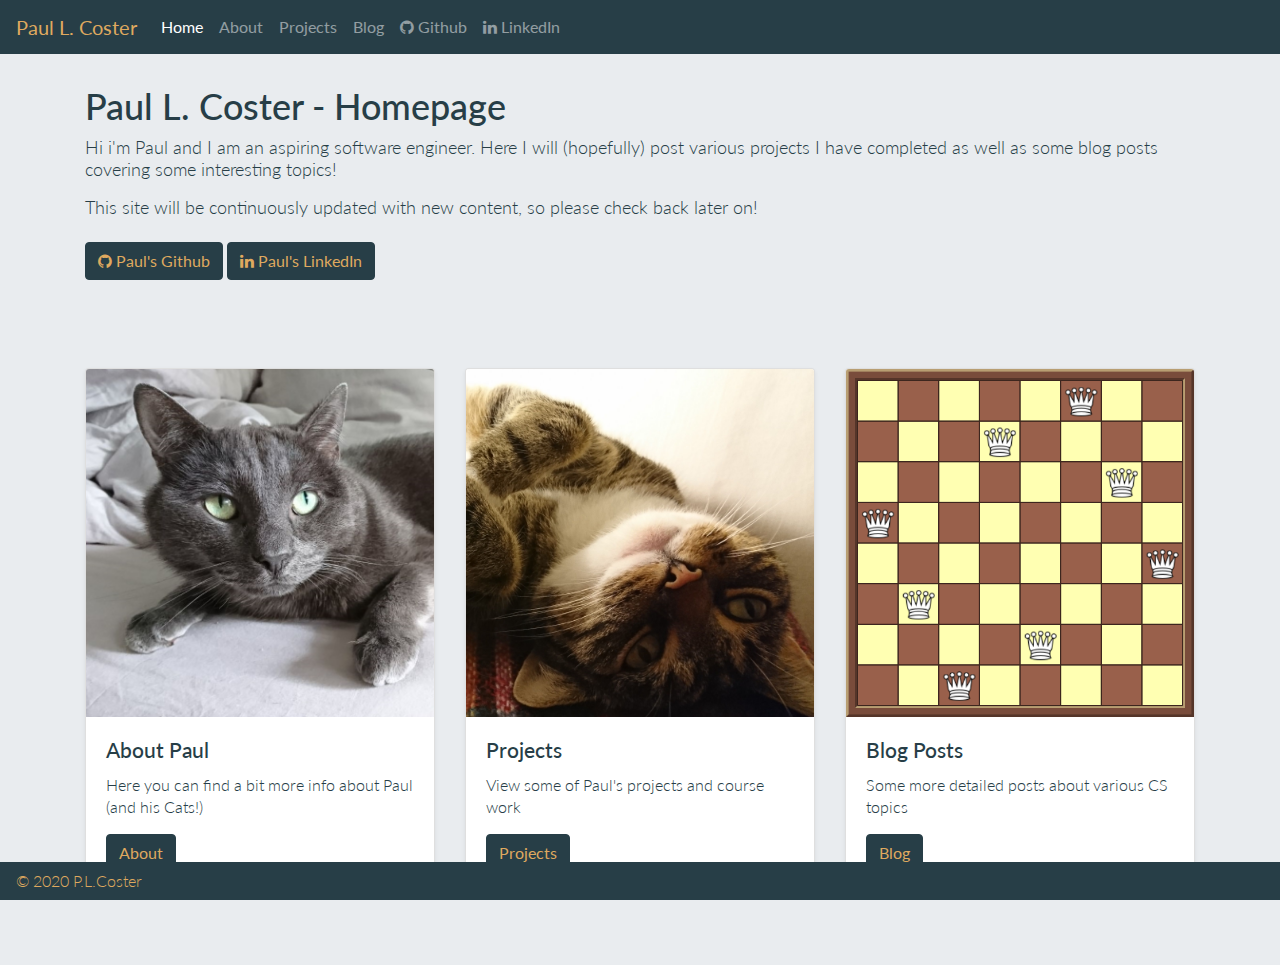
<file: index.html>
<!DOCTYPE html>
<html lang="en">
    <head>
      <meta charset="utf-8">
      <meta name="viewport" content="width=device-width, initial-scale=1, shrink-to-fit=no">
      <!--Bootstrap, StyleSheets and Fonts -->
      <link href="https://fonts.googleapis.com/css?family=Lato:100,300,400&display=swap" rel="stylesheet">
      <link rel="stylesheet" href="https://cdnjs.cloudflare.com/ajax/libs/font-awesome/4.7.0/css/font-awesome.min.css">
      <link rel="stylesheet" href="https://stackpath.bootstrapcdn.com/bootstrap/4.3.1/css/bootstrap.min.css" integrity="sha384-ggOyR0iXCbMQv3Xipma34MD+dH/1fQ784/j6cY/iJTQUOhcWr7x9JvoRxT2MZw1T" crossorigin="anonymous">
      <link rel="stylesheet" href="main.css">
      <!-- Favicons -->
      <link rel="apple-touch-icon" sizes="180x180" href="assets/favicons/apple-touch-icon.png">
      <link rel="icon" type="image/png" sizes="32x32" href="assets/favicons/favicon-32x32.png">
      <link rel="icon" type="image/png" sizes="16x16" href="assets/favicons/favicon-16x16.png">
      <link rel="manifest" href="assets/favicons/site.webmanifest">
      <!-- Page Title -->
      <title>PLCoster's Homepage</title>
    </head>
    <body>
      <header>
        <nav class="navbar navbar-expand-md navbar-dark fixed-top" id="navbar">
          <a class="navbar-brand" id="logo" href="index.html">Paul L. Coster </a>
          <!--Navbar buttons-->
          <button class="navbar-toggler" type="button" data-toggle="collapse" data-target="#navbarSupportedContent" aria-controls="navbarSupportedContent" aria-expanded="false" aria-label="Toggle navigation">
          <span class="navbar-toggler-icon"></span>
          </button>

          <div class="collapse navbar-collapse" id="navbarSupportedContent">
            <ul class="navbar-nav mr-auto">
              <li class="nav-item active">
                <a class="nav-link" href="index.html">Home <span class="sr-only">(current)</span></a>
              </li>
              <li class="nav-item">
                <a class="nav-link" href="about.html">About</a>
              </li>
              <li class="nav-item">
                <a class="nav-link" href="projects.html">Projects</a>
              </li>
              <li class="nav-item">
                <a class="nav-link" href="blog.html">Blog</a>
              </li>
              <li class="nav-item">
                <a class="nav-link" href=https://github.com/PLCoster><i class="fa fa-github"></i> Github</a>
              </li>
              <li class="nav-item" id="test">
                <a class="nav-link" href="https://uk.linkedin.com/in/paul-coster-a29b3948"><i class="fa fa-linkedin"> </i> LinkedIn</a>
              </li>
            </ul>
          </div>
        </nav>
      </header>

      <!--Main Page Content-->

      <main role="main">

        <section class="jumbotron text-left ">
          <div class="container">
            <h1>Paul L. Coster - Homepage</h1>
            <p class="lead">Hi i'm Paul and I am an aspiring software engineer. Here I will (hopefully) post various projects I have completed as well as some blog posts covering some interesting topics!</p>
            <p class="lead"> This site will be continuously updated with new content, so please check back later on!</p>
            <p>
              <a href="https://github.com/PLCoster" class="btn btn-primary my-2"><i class="fa fa-github"></i>  Paul's Github</a>
              <a href="https://uk.linkedin.com/in/paul-coster-a29b3948" class="btn btn-primary my-2"><i class="fa fa-linkedin"></i>  Paul's LinkedIn</a>
            </p>
          </div>
        </section>

        <div class="album py-5">
          <div class="container">

            <div class="row">
              <div class="col-md-4 col-sm-6 col-xs-12">
                <div class="card mb-4 shadow-sm">
                  <img src="assets/boo_thumb.png" class="card-img-top" alt="A grey cat">
                  <div class="card-body">
                    <h3 class="card-title">About Paul</h3>
                    <p class="card-text">Here you can find a bit more info about Paul (and his Cats!)</p>
                    <div class="d-flex justify-content-between align-items-center">
                      <div class="btn-group">
                        <a href="about.html" class="btn btn-primary">About</a>
                      </div>
                    </div>
                  </div>
                </div>
              </div>
              <div class="col-md-4 col-sm-6 col-xs-12">
                <div class="card mb-4 shadow-sm">
                  <img src="assets/louis_thumb.png" class="card-img-top" alt="A tabby cat">
                  <div class="card-body">
                    <h3 class="card-title">Projects</h3>
                    <p class="card-text">View some of Paul's projects and course work</p>
                    <div class="d-flex justify-content-between align-items-center">
                      <div class="btn-group">
                        <a href="projects.html" class="btn btn-primary">Projects</a>
                      </div>
                    </div>
                  </div>
                </div>
              </div>
              <div class="col-md-4 col-sm-6 col-xs-12">
                <div class="card mb-4 shadow-sm">
                  <img src="assets/blogs_thumb.png" class="card-img-top" alt="A chess board with 8 queens positioned to solve the N-Queen problem">
                  <div class="card-body">
                    <h3 class="card-title">Blog Posts</h3>
                    <p class="card-text">Some more detailed posts about various CS topics</p>
                    <div class="d-flex justify-content-between align-items-center">
                      <div class="btn-group">
                        <a href="blog.html" class="btn btn-primary">Blog</a>
                      </div>
                    </div>
                  </div>
                </div>
              </div>
            </div>
          </div>
        </div>
      </main>

      <!--Footer-->

      <footer class="navbar fixed-bottom" id="footer">
          <span class="footer_text">&copy; 2020 P.L.Coster</span>
      </footer>

    <!-- Optional Bootstrap JavaScript -->
    <!-- jQuery first, then Popper.js, then Bootstrap JS -->
    <script src="https://code.jquery.com/jquery-3.3.1.slim.min.js" integrity="sha384-q8i/X+965DzO0rT7abK41JStQIAqVgRVzpbzo5smXKp4YfRvH+8abtTE1Pi6jizo" crossorigin="anonymous"></script>
    <script src="https://cdnjs.cloudflare.com/ajax/libs/popper.js/1.14.7/umd/popper.min.js" integrity="sha384-UO2eT0CpHqdSJQ6hJty5KVphtPhzWj9WO1clHTMGa3JDZwrnQq4sF86dIHNDz0W1" crossorigin="anonymous"></script>
    <script src="https://stackpath.bootstrapcdn.com/bootstrap/4.3.1/js/bootstrap.min.js" integrity="sha384-JjSmVgyd0p3pXB1rRibZUAYoIIy6OrQ6VrjIEaFf/nJGzIxFDsf4x0xIM+B07jRM" crossorigin="anonymous"></script>
    </body>
</html>
</file>
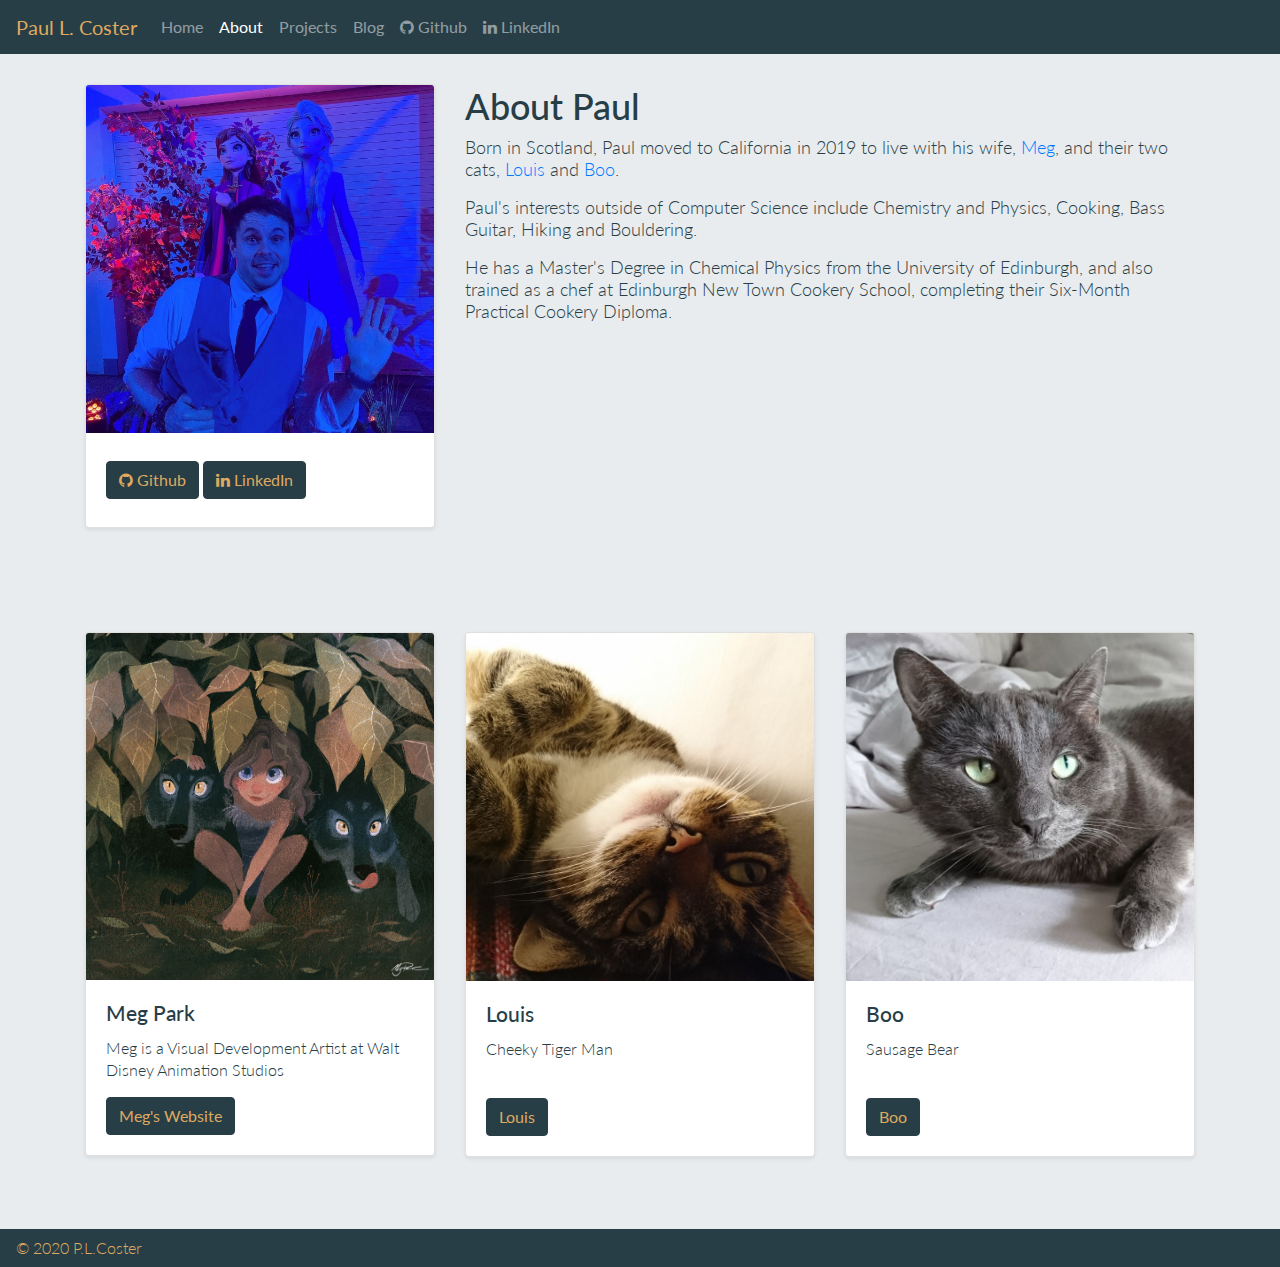
<file: about.html>
<!DOCTYPE html>
<html lang="en">
    <head>
      <meta charset="utf-8">
      <meta name="viewport" content="width=device-width, initial-scale=1, shrink-to-fit=no">
      <!--Bootstrap, StyleSheets and Fonts -->
      <link href="https://fonts.googleapis.com/css?family=Lato:100,300,400&display=swap" rel="stylesheet">
      <link rel="stylesheet" href="https://cdnjs.cloudflare.com/ajax/libs/font-awesome/4.7.0/css/font-awesome.min.css">
      <link rel="stylesheet" href="https://stackpath.bootstrapcdn.com/bootstrap/4.3.1/css/bootstrap.min.css" integrity="sha384-ggOyR0iXCbMQv3Xipma34MD+dH/1fQ784/j6cY/iJTQUOhcWr7x9JvoRxT2MZw1T" crossorigin="anonymous">
      <link rel="stylesheet" href="main.css">
      <!-- Favicons -->
      <link rel="apple-touch-icon" sizes="180x180" href="assets/favicons/apple-touch-icon.png">
      <link rel="icon" type="image/png" sizes="32x32" href="assets/favicons/favicon-32x32.png">
      <link rel="icon" type="image/png" sizes="16x16" href="assets/favicons/favicon-16x16.png">
      <link rel="manifest" href="assets/favicons/site.webmanifest">
      <!-- Title -->
      <title>About Paul</title>
    </head>
    <body>
      <header>
        <nav class="navbar navbar-expand-md navbar-dark fixed-top" id="navbar">
          <a class="navbar-brand" id="logo" href="index.html">Paul L. Coster </a>
          <!--Navbar buttons-->
          <button class="navbar-toggler" type="button" data-toggle="collapse" data-target="#navbarSupportedContent" aria-controls="navbarSupportedContent" aria-expanded="false" aria-label="Toggle navigation">
          <span class="navbar-toggler-icon"></span>
          </button>

          <div class="collapse navbar-collapse" id="navbarSupportedContent">
            <ul class="navbar-nav mr-auto">
              <li class="nav-item">
                <a class="nav-link" href="index.html">Home <span class="sr-only">(current)</span></a>
              </li>
              <li class="nav-item active">
                <a class="nav-link" href="about.html">About</a>
              </li>
              <li class="nav-item">
                <a class="nav-link" href="projects.html">Projects</a>
              </li>
              <li class="nav-item">
                <a class="nav-link" href="blog.html">Blog</a>
              </li>
              <li class="nav-item">
                <a class="nav-link" href="https://github.com/PLCoster"><i class="fa fa-github"></i> Github</a>
              </li>
              <li class="nav-item" id="test">
                <a class="nav-link" href="https://uk.linkedin.com/in/paul-coster-a29b3948"><i class="fa fa-linkedin"> </i> LinkedIn</a>
              </li>
            </ul>
          </div>
        </nav>
      </header>

      <!--Main Page Content-->

      <main role="main">

        <section class="jumbotron text-left ">
          <div class="container">
            <div class="row">
              <div class="col-md-4 col-sm-6">
                <div class="card mb-4 shadow-sm">
                  <img src="assets/paul_about.png" class="card-img-top" alt="A picture of Paul in front of a statue of Elsa and Anna from the Frozen movie">
                  <div class="card-body">
                    <div class="d-flex justify-content-between align-items-center"></div>
                      <div class="btn-group">
                        <a href="https://github.com/PLCoster" class="btn btn-primary my-2"><i class="fa fa-github"></i>  Github</a>
                      </div>
                      <div class="btn-group">
                        <a href="https://uk.linkedin.com/in/paul-coster-a29b3948" class="btn btn-primary my-2"><i class="fa fa-linkedin"></i>  LinkedIn</a>
                      </div>
                    </div>
                  </div>
                </div>
                <div class="col-md-8 col-sm-6">
                <h1>About Paul</h1>
                <p class="lead"> Born in Scotland, Paul moved to California in 2019 to live with his wife, <a href="http://www.megpark.com">Meg</a>, and their two cats, <a href="louis.html">Louis</a> and <a href="boo.html">Boo</a>.</p>
                <p class="lead"> Paul's interests outside of Computer Science include Chemistry and Physics, Cooking, Bass Guitar, Hiking and Bouldering. </p>
                <p class="lead">He has a Master's Degree in Chemical Physics from the University of Edinburgh, and also trained as a chef at Edinburgh New Town Cookery  School, completing their Six-Month Practical Cookery Diploma.</p>
              </div>
            </div>
          </div>
        </section>

        <div class="album py-5">
          <div class="container">

            <div class="row">
              <div class="col-md-4 col-sm-6 col-xs-12">
                <div class="card mb-4 shadow-sm">
                  <img src="assets/meg_thumb.png" class="card-img-top" alt="An illustration of a girl flanked by two wolves hiding under leaves">
                  <div class="card-body">
                    <h3 class="card-title">Meg Park</h3>
                    <p class="card-text">Meg is a Visual Development Artist at Walt Disney Animation Studios</p>
                    <div class="d-flex justify-content-between align-items-center">
                      <div class="btn-group">
                        <a href="http://www.megpark.com" class="btn btn-primary">Meg's Website</a>
                      </div>
                    </div>
                  </div>
                </div>
              </div>
              <div class="col-md-4 col-sm-6 col-xs-12">
                <div class="card mb-4 shadow-sm">
                  <img src="assets/louis_thumb.png" class="card-img-top" alt="A tabby cat">
                  <div class="card-body">
                    <h3 class="card-title">Louis</h3>
                    <p class="card-text">Cheeky Tiger Man <br></br></p>
                    <div class="d-flex justify-content-between align-items-center">
                      <div class="btn-group">
                        <a href="louis.html" class="btn btn-primary">Louis</a>
                      </div>
                    </div>
                  </div>
                </div>
              </div>
              <div class="col-md-4 col-sm-6 col-xs-12">
                <div class="card mb-4 shadow-sm">
                  <img src="assets/boo_thumb.png" class="card-img-top" alt="A grey cat">
                  <div class="card-body">
                    <h3 class="card-title">Boo</h3>
                    <p class="card-text">Sausage Bear <br></br></p>
                    <div class="d-flex justify-content-between align-items-center">
                      <div class="btn-group">
                        <a href="boo.html" class="btn btn-primary">Boo</a>
                      </div>
                    </div>
                  </div>
                </div>
              </div>
            </div>
          </div>
        </div>
      </main>

      <!--Footer-->

      <footer class="navbar" id="footer">
          <span class="footer_text">&copy; 2020 P.L.Coster</span>
      </footer>

      <!-- Optional Bootstrap JavaScript -->
      <!-- jQuery first, then Popper.js, then Bootstrap JS -->
      <script src="https://code.jquery.com/jquery-3.3.1.slim.min.js" integrity="sha384-q8i/X+965DzO0rT7abK41JStQIAqVgRVzpbzo5smXKp4YfRvH+8abtTE1Pi6jizo" crossorigin="anonymous"></script>
      <script src="https://cdnjs.cloudflare.com/ajax/libs/popper.js/1.14.7/umd/popper.min.js" integrity="sha384-UO2eT0CpHqdSJQ6hJty5KVphtPhzWj9WO1clHTMGa3JDZwrnQq4sF86dIHNDz0W1" crossorigin="anonymous"></script>
      <script src="https://stackpath.bootstrapcdn.com/bootstrap/4.3.1/js/bootstrap.min.js" integrity="sha384-JjSmVgyd0p3pXB1rRibZUAYoIIy6OrQ6VrjIEaFf/nJGzIxFDsf4x0xIM+B07jRM" crossorigin="anonymous"></script>
    </body>
</html>
</file>
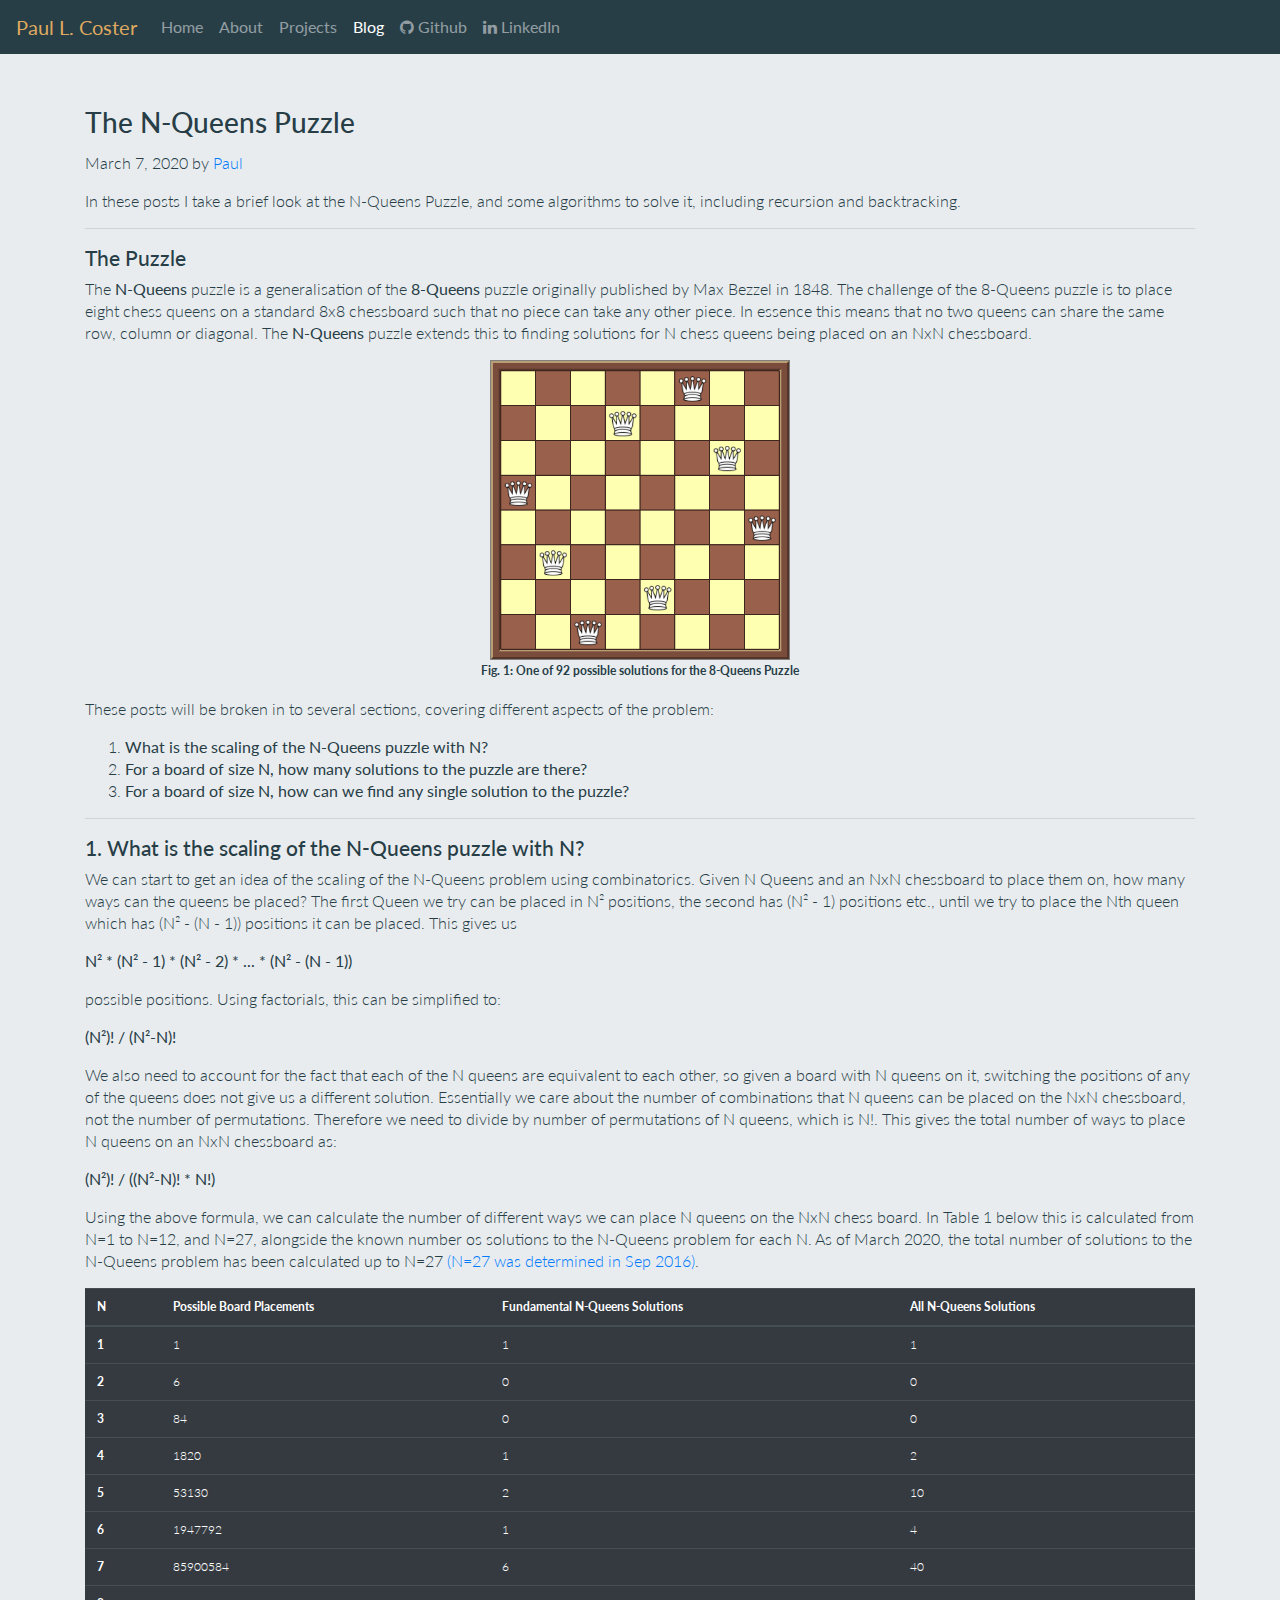
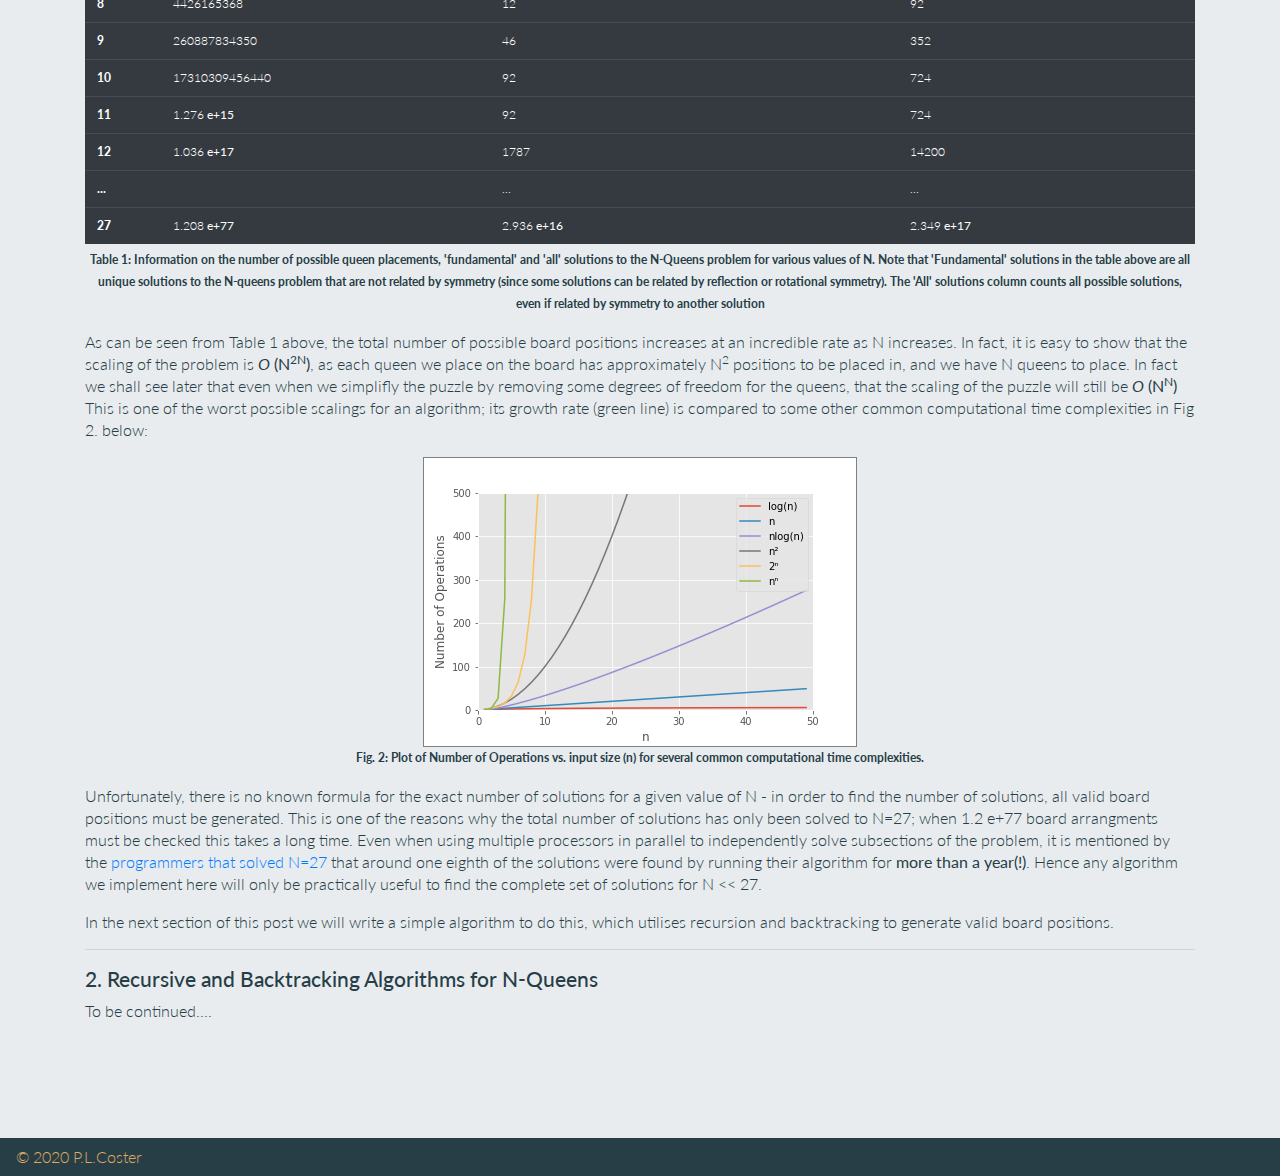
<file: blog-n-queens.html>
<!DOCTYPE html>
<html lang="en">
    <head>
      <meta charset="utf-8">
      <meta name="viewport" content="width=device-width, initial-scale=1, shrink-to-fit=no">
      <!--Bootstrap, StyleSheets and Fonts -->
      <link href="https://fonts.googleapis.com/css?family=Lato:100,300,400&display=swap" rel="stylesheet">
      <link rel="stylesheet" href="https://cdnjs.cloudflare.com/ajax/libs/font-awesome/4.7.0/css/font-awesome.min.css">
      <link rel="stylesheet" href="https://stackpath.bootstrapcdn.com/bootstrap/4.3.1/css/bootstrap.min.css" integrity="sha384-ggOyR0iXCbMQv3Xipma34MD+dH/1fQ784/j6cY/iJTQUOhcWr7x9JvoRxT2MZw1T" crossorigin="anonymous">
      <link rel="stylesheet" href="main.css">
      <!-- Favicons -->
      <link rel="apple-touch-icon" sizes="180x180" href="assets/favicons/apple-touch-icon.png">
      <link rel="icon" type="image/png" sizes="32x32" href="assets/favicons/favicon-32x32.png">
      <link rel="icon" type="image/png" sizes="16x16" href="assets/favicons/favicon-16x16.png">
      <link rel="manifest" href="assets/favicons/site.webmanifest">
      <!-- Page Title -->
      <title>Blog - N-Queens - All Solutions</title>
    </head>
    <body>
      <header>
        <nav class="navbar navbar-expand-md navbar-dark fixed-top" id="navbar">
          <a class="navbar-brand" id="logo" href="index.html">Paul L. Coster </a>
          <!--Navbar buttons-->
          <button class="navbar-toggler" type="button" data-toggle="collapse" data-target="#navbarSupportedContent" aria-controls="navbarSupportedContent" aria-expanded="false" aria-label="Toggle navigation">
          <span class="navbar-toggler-icon"></span>
          </button>

          <div class="collapse navbar-collapse" id="navbarSupportedContent">
            <ul class="navbar-nav mr-auto">
              <li class="nav-item">
                <a class="nav-link" href="index.html">Home <span class="sr-only">(current)</span></a>
              </li>
              <li class="nav-item">
                <a class="nav-link" href="about.html">About</a>
              </li>
              <li class="nav-item">
                <a class="nav-link" href="projects.html">Projects</a>
              </li>
              <li class="nav-item active">
                <a class="nav-link" href="blog.html">Blog</a>
              </li>
              <li class="nav-item">
                <a class="nav-link" href=https://github.com/PLCoster><i class="fa fa-github"></i> Github</a>
              </li>
              <li class="nav-item" id="test">
                <a class="nav-link" href="https://uk.linkedin.com/in/paul-coster-a29b3948"><i class="fa fa-linkedin"> </i> LinkedIn</a>
              </li>
            </ul>
          </div>
        </nav>
      </header>

      <!--Main Page Content-->

      <main role="main" class="container">
        <div class="row">
          <div class="col-md-12 blog-main">

            <div class="blog-post">
              <h2 class="blog-post-title">The N-Queens Puzzle</h2>
              <p class="blog-post-meta">March 7, 2020 by <a href="index.html">Paul</a></p>

              <p>In these posts I take a brief look at the N-Queens Puzzle, and some algorithms to solve it, including recursion and backtracking.</p>
              <hr>
              <h3>The Puzzle</h3>
              <p> The <strong>N-Queens</strong> puzzle is a generalisation of the <strong>8-Queens</strong> puzzle originally published by Max Bezzel in 1848. The challenge of the 8-Queens puzzle is to place eight chess queens on a standard 8x8 chessboard such that no piece can take any other piece. In essence this means that no two queens can share the same row, column or diagonal. The <strong>N-Queens</strong> puzzle extends this to finding solutions for N chess queens being placed on an NxN chessboard.</p>

              <img class="blog-img center" src="assets/Blog/n_queens1.png" alt="A standard chessboard with 8 queens placed such that they can't take one another">
              <p class="blog-img-text">Fig. 1: One of 92 possible solutions for the 8-Queens Puzzle</p>

              <p> These posts will be broken in to several sections, covering different aspects of the problem:
                <ol>
                  <li><strong>What is the scaling of the N-Queens puzzle with N?</strong></li>
                  <li><strong>For a board of size N, how many solutions to the puzzle are there?</strong></li>
                  <li><strong>For a board of size N, how can we find any single solution to the puzzle?</strong></li>
                </ol>
              </p>
              <hr>

              <h3>1. What is the scaling of the N-Queens puzzle with N?</h3>
              <p>We can start to get an idea of the scaling of the N-Queens problem using combinatorics. Given N Queens and an NxN chessboard to place them on, how many ways can the queens be placed? The first Queen we try can be placed in N&sup2; positions, the second has (N&sup2; - 1) positions etc., until we try to place the Nth queen which has (N&sup2; - (N - 1)) positions it can be placed. This gives us </p>
              <p><strong> N&sup2; *  (N&sup2; - 1) * (N&sup2; - 2) * ... * (N&sup2; - (N - 1)) </strong></p>
              <p>possible positions. Using factorials, this can be simplified to:</p>
              <p><strong>(N&sup2;)! / (N&sup2;-N)!</strong></p>
              <p>We also need to account for the fact that each of the N queens are equivalent to each other, so given a board with N queens on it, switching the positions of any of the queens does not give us a different solution. Essentially we care about the number of combinations that N queens can be placed on the NxN chessboard, not the number of permutations. Therefore we need to divide by number of permutations of N queens, which is N!. This gives the total number of ways to place N queens on an NxN chessboard as:</p>
              <p><strong>(N&sup2;)! / ((N&sup2;-N)! * N!)</strong></p>
              <p> Using the above formula, we can calculate the number of different ways we can place N queens on the NxN chess board. In Table 1 below this is calculated from N=1 to N=12, and N=27, alongside the known number os solutions to the N-Queens problem for each N. As of March 2020, the total number of solutions to the N-Queens problem has been calculated up to N=27 <a href="https://github.com/preusser/q27">(N=27 was determined in Sep 2016)</a>.</p>

              <table class="table table-dark">
                <thead>
                  <tr>
                    <th scope="col">N</th>
                    <th scope="col">Possible Board Placements</th>
                    <th scope="col">Fundamental N-Queens Solutions</th>
                    <th scope="col">All N-Queens Solutions</th>
                  </tr>
                </thead>
                <tbody>
                  <tr>
                    <th scope="row">1</th>
                    <td>1</td>
                    <td>1</td>
                    <td>1</td>
                  </tr>
                  <tr>
                    <th scope="row">2</th>
                    <td>6</td>
                    <td>0</td>
                    <td>0</td>
                  </tr>
                  <tr>
                    <th scope="row">3</th>
                    <td>84</td>
                    <td>0</td>
                    <td>0</td>
                  </tr>
                  <tr>
                    <th scope="row">4</th>
                    <td>1820</td>
                    <td>1</td>
                    <td>2</td>
                  </tr>
                  <tr>
                    <th scope="row">5</th>
                    <td>53130</td>
                    <td>2</td>
                    <td>10</td>
                  </tr>
                  <tr>
                    <th scope="row">6</th>
                    <td>1947792</td>
                    <td>1</td>
                    <td>4</td>
                  </tr>
                  <tr>
                    <th scope="row">7</th>
                    <td>85900584</td>
                    <td>6</td>
                    <td>40</td>
                  </tr>
                  <tr>
                    <th scope="row">8</th>
                    <td>4426165368</td>
                    <td>12</td>
                    <td>92</td>
                  </tr>
                  <tr>
                    <th scope="row">9</th>
                    <td>260887834350</td>
                    <td>46</td>
                    <td>352</td>
                  </tr>
                  <tr>
                    <th scope="row">10</th>
                    <td>17310309456440</td>
                    <td>92</td>
                    <td>724</td>
                  </tr>
                  <tr>
                    <th scope="row">11</th>
                    <td>1.276<strong> e+15</strong></td>
                    <td>92</td>
                    <td>724</td>
                  </tr>
                  <tr>
                    <th scope="row">12</th>
                    <td>1.036<strong> e+17</strong></td>
                    <td>1787</td>
                    <td>14200</td>
                  </tr>
                  <tr>
                    <th scope="row">...</th>
                    <td></td>
                    <td>...</td>
                    <td>...</td>
                  </tr>
                  <tr>
                    <th scope="row">27</th>
                    <td>1.208 <strong>e+77</strong></td>
                    <td>2.936<strong> e+16</strong></td>
                    <td>2.349<strong> e+17</strong></td>
                  </tr>
                </tbody>
              </table>

              <p>Table 1: Information on the number of possible queen placements, 'fundamental' and 'all' solutions to the N-Queens problem for various values of N. Note that 'Fundamental' solutions in the table above are all unique solutions to the N-queens problem that are not related by symmetry (since some solutions can be related by reflection or rotational symmetry). The 'All' solutions column counts all possible solutions, even if related by symmetry to another solution</p>

              <p>As can be seen from Table 1 above, the total number of possible board positions increases at an incredible rate as N increases. In fact, it is easy to show that the scaling of the problem is <strong><em>O </em>(N<sup>2N</sup>)</strong>, as each queen we place on the board has approximately N<sup>2</sup> positions to be placed in, and we have N queens to place. In fact we shall see later that even when we simplifly the puzzle by removing some degrees of freedom for the queens, that the scaling of the puzzle will still be <strong><em>O </em>(N<sup>N</sup>)</strong> This is one of the worst possible scalings for an algorithm; its growth rate (green line) is compared to some other common computational time complexities in Fig 2. below:</p>

              <img class="blog-img center" src="assets/Blog/n_queens2.png" alt="Plot of various algorithmic time complexities against increasing input size n">
              <p class="blog-img-text">Fig. 2: Plot of Number of Operations vs. input size (n) for several common computational time complexities.</p>

              <p>Unfortunately, there is no known formula for the exact number of solutions for a given value of N - in order to find the number of solutions, all valid board positions must be generated. This is one of the reasons why the total number of solutions has only been solved to N=27; when 1.2 e+77 board arrangments must be checked this takes a long time. Even when using multiple processors in parallel to independently solve subsections of the problem, it is mentioned by the <a href="https://github.com/preusser/q27">programmers that solved N=27</a> that around one eighth of the solutions were found by running their algorithm for <strong>more than a year(!)</strong>. Hence any algorithm we implement here will only be practically useful to find the complete set of solutions for N &lt;&lt; 27.</p>
              <p>In the next section of this post we will write a simple algorithm to do this, which utilises recursion and backtracking to generate valid board positions.</p>

              <hr>

              <h3 class="blog-post-title">2. Recursive and Backtracking Algorithms for N-Queens</h2>

              <p>To be continued....</p>

              <!--
              <pre><code>Example code block</code></pre>
              <p>Aenean lacinia bibendum nulla sed consectetur. Etiam porta sem malesuada magna mollis euismod. Fusce dapibus, tellus ac cursus commodo, tortor mauris condimentum nibh, ut fermentum massa.</p>
              <h3>Sub-heading</h3>
              <p>Cum sociis natoque penatibus et magnis dis parturient montes, nascetur ridiculus mus. Aenean lacinia bibendum nulla sed consectetur. Etiam porta sem malesuada magna mollis euismod. Fusce dapibus, tellus ac cursus commodo, tortor mauris condimentum nibh, ut fermentum massa justo sit amet risus.</p>
              <ul>
                <li>Praesent commodo cursus magna, vel scelerisque nisl consectetur et.</li>
                <li>Donec id elit non mi porta gravida at eget metus.</li>
                <li>Nulla vitae elit libero, a pharetra augue.</li>
              </ul>
              <p>Donec ullamcorper nulla non metus auctor fringilla. Nulla vitae elit libero, a pharetra augue.</p>
              <ol>
                <li>Vestibulum id ligula porta felis euismod semper.</li>
                <li>Cum sociis natoque penatibus et magnis dis parturient montes, nascetur ridiculus mus.</li>
                <li>Maecenas sed diam eget risus varius blandit sit amet non magna.</li>
              </ol>
              <p>Cras mattis consectetur purus sit amet fermentum. Sed posuere consectetur est at lobortis.</p>
            </div>

            <div class="blog-post">
              <h2 class="blog-post-title">Another blog post</h2>
              <p class="blog-post-meta">December 23, 2013 by <a href="#">Jacob</a></p>

              <p>Cum sociis natoque penatibus et magnis <a href="#">dis parturient montes</a>, nascetur ridiculus mus. Aenean eu leo quam. Pellentesque ornare sem lacinia quam venenatis vestibulum. Sed posuere consectetur est at lobortis. Cras mattis consectetur purus sit amet fermentum.</p>
              <blockquote>
                <p>Curabitur blandit tempus porttitor. <strong>Nullam quis risus eget urna mollis</strong> ornare vel eu leo. Nullam id dolor id nibh ultricies vehicula ut id elit.</p>
              </blockquote>
              <p>Etiam porta <em>sem malesuada magna</em> mollis euismod. Cras mattis consectetur purus sit amet fermentum. Aenean lacinia bibendum nulla sed consectetur.</p>
              <p>Vivamus sagittis lacus vel augue laoreet rutrum faucibus dolor auctor. Duis mollis, est non commodo luctus, nisi erat porttitor ligula, eget lacinia odio sem nec elit. Morbi leo risus, porta ac consectetur ac, vestibulum at eros.</p>
            </div>

            <div class="blog-post">
              <h2 class="blog-post-title">New feature</h2>
              <p class="blog-post-meta">December 14, 2013 by <a href="#">Chris</a></p>

              <p>Cum sociis natoque penatibus et magnis dis parturient montes, nascetur ridiculus mus. Aenean lacinia bibendum nulla sed consectetur. Etiam porta sem malesuada magna mollis euismod. Fusce dapibus, tellus ac cursus commodo, tortor mauris condimentum nibh, ut fermentum massa justo sit amet risus.</p>
              <ul>
                <li>Praesent commodo cursus magna, vel scelerisque nisl consectetur et.</li>
                <li>Donec id elit non mi porta gravida at eget metus.</li>
                <li>Nulla vitae elit libero, a pharetra augue.</li>
              </ul>
              <p>Etiam porta <em>sem malesuada magna</em> mollis euismod. Cras mattis consectetur purus sit amet fermentum. Aenean lacinia bibendum nulla sed consectetur.</p>
              <p>Donec ullamcorper nulla non metus auctor fringilla. Nulla vitae elit libero, a pharetra augue.</p>
            </div>

            <nav class="blog-pagination">
              <a class="btn btn-outline-primary" href="#">Older</a>
              <a class="btn btn-outline-secondary disabled" href="#">Newer</a>
            </nav>
            !-->

          </div><!-- /.blog-main -->
        </div><!-- /.row -->
      </main><!-- /.container -->

      <!--Footer-->

      <footer class="navbar" id="footer">
          <span class="footer_text">&copy; 2020 P.L.Coster</span>
      </footer>

      <!-- Optional Bootstrap JavaScript -->
      <!-- jQuery first, then Popper.js, then Bootstrap JS -->
      <script src="https://code.jquery.com/jquery-3.3.1.slim.min.js" integrity="sha384-q8i/X+965DzO0rT7abK41JStQIAqVgRVzpbzo5smXKp4YfRvH+8abtTE1Pi6jizo" crossorigin="anonymous"></script>
      <script src="https://cdnjs.cloudflare.com/ajax/libs/popper.js/1.14.7/umd/popper.min.js" integrity="sha384-UO2eT0CpHqdSJQ6hJty5KVphtPhzWj9WO1clHTMGa3JDZwrnQq4sF86dIHNDz0W1" crossorigin="anonymous"></script>
      <script src="https://stackpath.bootstrapcdn.com/bootstrap/4.3.1/js/bootstrap.min.js" integrity="sha384-JjSmVgyd0p3pXB1rRibZUAYoIIy6OrQ6VrjIEaFf/nJGzIxFDsf4x0xIM+B07jRM" crossorigin="anonymous"></script>
    </body>
</html>
</file>
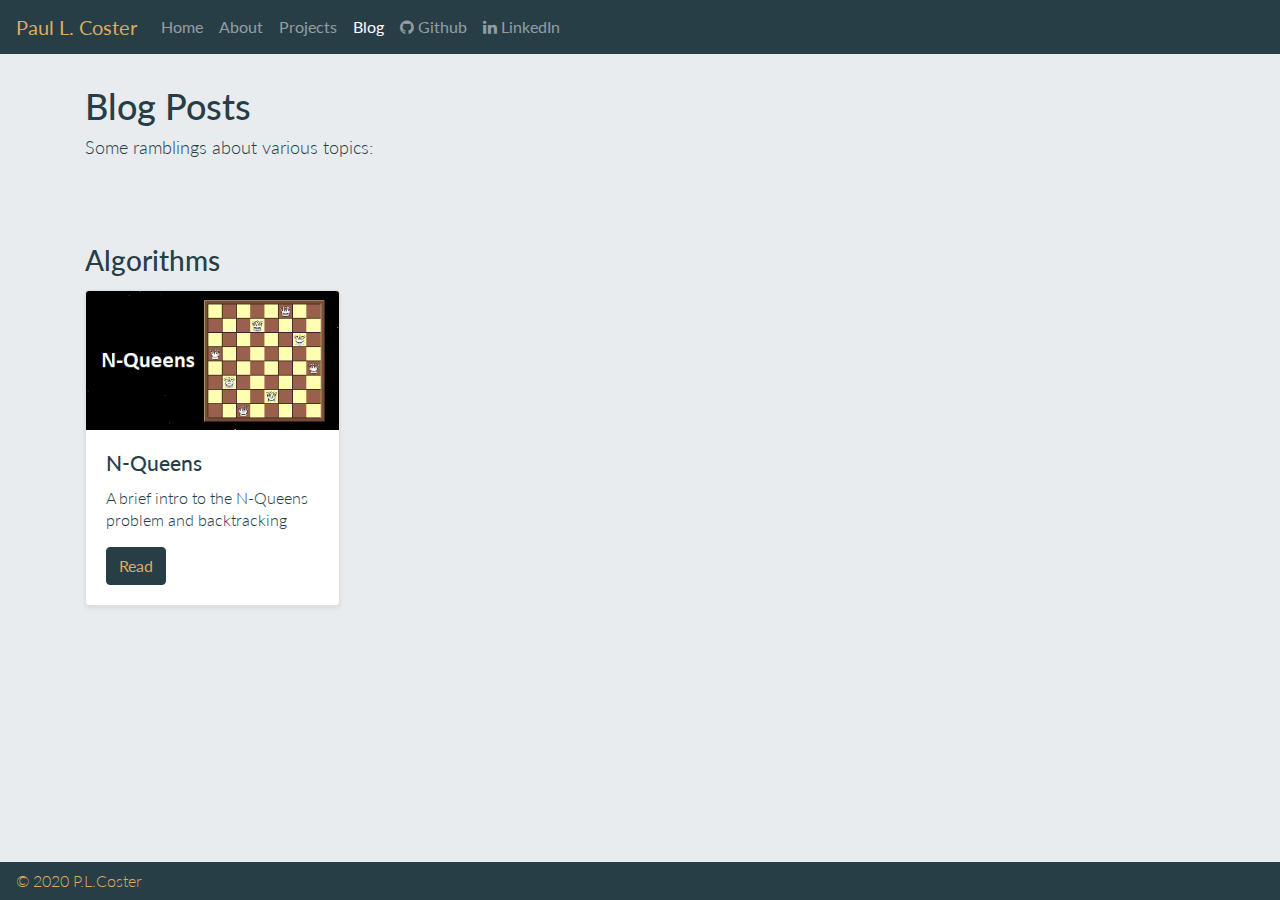
<file: blog.html>
<!DOCTYPE html>
<html lang="en">
    <head>
      <meta charset="utf-8">
      <meta name="viewport" content="width=device-width, initial-scale=1, shrink-to-fit=no">
      <!--Bootstrap, StyleSheets and Fonts -->
      <link href="https://fonts.googleapis.com/css?family=Lato:100,300,400&display=swap" rel="stylesheet">
      <link rel="stylesheet" href="https://cdnjs.cloudflare.com/ajax/libs/font-awesome/4.7.0/css/font-awesome.min.css">
      <link rel="stylesheet" href="https://stackpath.bootstrapcdn.com/bootstrap/4.3.1/css/bootstrap.min.css" integrity="sha384-ggOyR0iXCbMQv3Xipma34MD+dH/1fQ784/j6cY/iJTQUOhcWr7x9JvoRxT2MZw1T" crossorigin="anonymous">
      <link rel="stylesheet" href="main.css">
      <!-- Favicons -->
      <link rel="apple-touch-icon" sizes="180x180" href="assets/favicons/apple-touch-icon.png">
      <link rel="icon" type="image/png" sizes="32x32" href="assets/favicons/favicon-32x32.png">
      <link rel="icon" type="image/png" sizes="16x16" href="assets/favicons/favicon-16x16.png">
      <link rel="manifest" href="assets/favicons/site.webmanifest">
      <!-- Page Title -->
      <title>PLCoster's Blog Posts</title>
    </head>
    <body>
      <header>
        <nav class="navbar navbar-expand-md navbar-dark fixed-top" id="navbar">
          <a class="navbar-brand" id="logo" href="index.html">Paul L. Coster </a>
          <!--Navbar buttons-->
          <button class="navbar-toggler" type="button" data-toggle="collapse" data-target="#navbarSupportedContent" aria-controls="navbarSupportedContent" aria-expanded="false" aria-label="Toggle navigation">
          <span class="navbar-toggler-icon"></span>
          </button>

          <div class="collapse navbar-collapse" id="navbarSupportedContent">
            <ul class="navbar-nav mr-auto">
              <li class="nav-item">
                <a class="nav-link" href="index.html">Home <span class="sr-only">(current)</span></a>
              </li>
              <li class="nav-item">
                <a class="nav-link" href="about.html">About</a>
              </li>
              <li class="nav-item">
                <a class="nav-link" href="projects.html">Projects</a>
              </li>
              <li class="nav-item active">
                <a class="nav-link" href="blog.html">Blog</a>
              </li>
              <li class="nav-item">
                <a class="nav-link" href=https://github.com/PLCoster><i class="fa fa-github"></i> Github</a>
              </li>
              <li class="nav-item" id="test">
                <a class="nav-link" href="https://uk.linkedin.com/in/paul-coster-a29b3948"><i class="fa fa-linkedin"> </i> LinkedIn</a>
              </li>
            </ul>
          </div>
        </nav>
      </header>

      <!--Main Page Content-->

      <main role="main">

        <section class="jumbotron text-left ">
          <div class="container">
            <h1>Blog Posts</h1>
            <p class="lead">Some ramblings about various topics:</p>
            </p>
          </div>
        </section>

        <div class="album py-5">
          <!-- Computer Science Projects -->
          <div class="container">
            <h2>Algorithms</h2>
            <div class="row">
              <div class="col-md-3 col-sm-4 col-xs-6">
                <div class="card mb-4 shadow-sm">
                  <img src="assets/Blog/n-queens.png" class="card-img-top" alt="CS0Web Logo">
                  <div class="card-body">
                    <h3 class="card-title">N-Queens</h3>
                    <p class="card-text">A brief intro to the N-Queens problem and backtracking</p>
                    <div class="d-flex justify-content-between align-items-center">
                      <div class="btn-group">
                        <a href="blog-n-queens.html" class="btn btn-primary">Read</a>
                      </div>
                    </div>
                  </div>
                </div>
              </div>
              <!--
              <div class="col-md-3 col-sm-4 col-xs-6">
                <div class="card mb-4 shadow-sm">
                  <img src="assets/Projects/placeholder.png" class="card-img-top" alt="PLACEHOLDER">
                  <div class="card-body">
                    <h3 class="card-title">Placeholder</h3>
                    <p class="card-text">Project Info Goes Here!</p>

                    <div class="d-flex justify-content-between align-items-center">
                      <div class="btn-group">
                        <a href="about.html" class="btn btn-primary">About</a>
                      </div>
                    </div>

                  </div>
                </div>
              </div>
              !-->
              <!--
              <div class="col-md-3 col-sm-4 col-xs-6">
                <div class="card mb-4 shadow-sm">
                  <img src="assets/Projects/placeholder.png" class="card-img-top" alt="PLACEHOLDER">
                  <div class="card-body">
                    <h3 class="card-title">Placeholder</h3>
                    <p class="card-text">Project Info Goes Here!</p>

                    <div class="d-flex justify-content-between align-items-center">
                      <div class="btn-group">
                        <a href="about.html" class="btn btn-primary">About</a>
                      </div>
                    </div>

                  </div>
                </div>
              </div>
              !-->
              <!--
              <div class="col-md-3 col-sm-4 col-xs-6">
                <div class="card mb-4 shadow-sm">
                  <img src="assets/Projects/placeholder.png" class="card-img-top" alt="PLACEHOLDER">
                  <div class="card-body">
                    <h3 class="card-title">Placeholder</h3>
                    <p class="card-text">Project Info Goes Here!</p>

                    <div class="d-flex justify-content-between align-items-center">
                      <div class="btn-group">
                        <a href="about.html" class="btn btn-primary">About</a>
                      </div>
                    </div>

                  </div>
                </div>
              </div>
              !-->
            </div>
          </div>
        </div>
      </main>

      <!--Footer-->

      <footer class="navbar fixed-bottom" id="footer">
          <span class="footer_text">&copy; 2020 P.L.Coster</span>
      </footer>

    <!-- Optional Bootstrap JavaScript -->
    <!-- jQuery first, then Popper.js, then Bootstrap JS -->
    <script src="https://code.jquery.com/jquery-3.3.1.slim.min.js" integrity="sha384-q8i/X+965DzO0rT7abK41JStQIAqVgRVzpbzo5smXKp4YfRvH+8abtTE1Pi6jizo" crossorigin="anonymous"></script>
    <script src="https://cdnjs.cloudflare.com/ajax/libs/popper.js/1.14.7/umd/popper.min.js" integrity="sha384-UO2eT0CpHqdSJQ6hJty5KVphtPhzWj9WO1clHTMGa3JDZwrnQq4sF86dIHNDz0W1" crossorigin="anonymous"></script>
    <script src="https://stackpath.bootstrapcdn.com/bootstrap/4.3.1/js/bootstrap.min.js" integrity="sha384-JjSmVgyd0p3pXB1rRibZUAYoIIy6OrQ6VrjIEaFf/nJGzIxFDsf4x0xIM+B07jRM" crossorigin="anonymous"></script>
    </body>
</html>
</file>
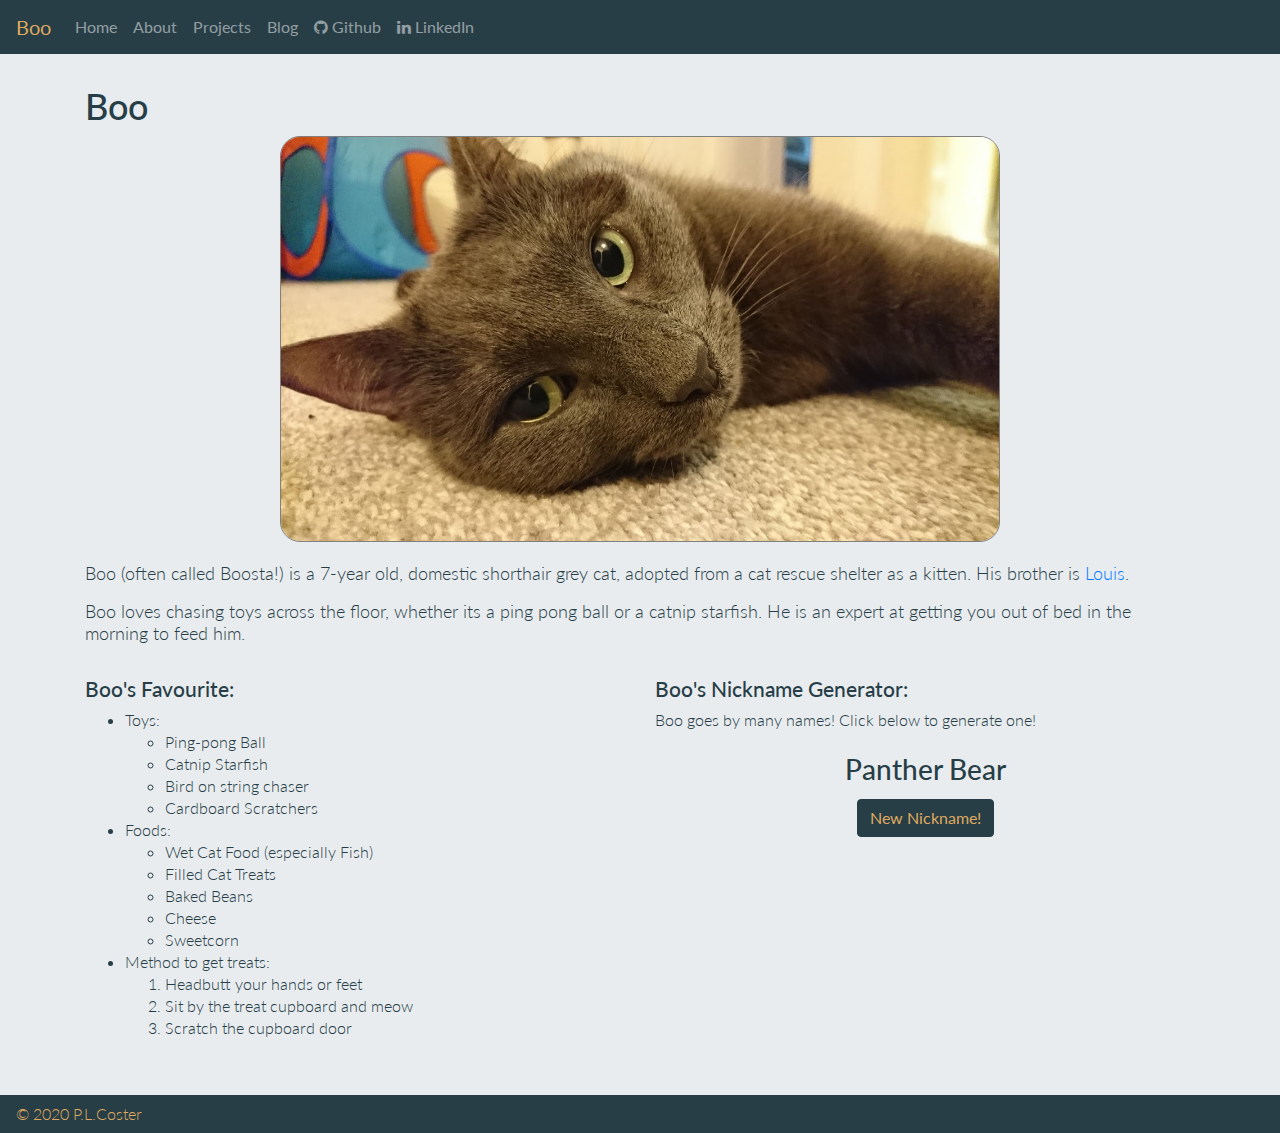
<file: boo.html>
<!DOCTYPE html>
<html lang="en">
    <head>
      <meta charset="utf-8">
      <meta name="viewport" content="width=device-width, initial-scale=1, shrink-to-fit=no">
      <!--Bootstrap, StyleSheets and Fonts -->
      <link href="https://fonts.googleapis.com/css?family=Lato:100,300,400&display=swap" rel="stylesheet">
      <link rel="stylesheet" href="https://cdnjs.cloudflare.com/ajax/libs/font-awesome/4.7.0/css/font-awesome.min.css">
      <link rel="stylesheet" href="https://stackpath.bootstrapcdn.com/bootstrap/4.3.1/css/bootstrap.min.css" integrity="sha384-ggOyR0iXCbMQv3Xipma34MD+dH/1fQ784/j6cY/iJTQUOhcWr7x9JvoRxT2MZw1T" crossorigin="anonymous">
      <link rel="stylesheet" href="main.css">
      <!-- Favicons -->
      <link rel="apple-touch-icon" sizes="180x180" href="assets/favicons/apple-touch-icon.png">
      <link rel="icon" type="image/png" sizes="32x32" href="assets/favicons/favicon-32x32.png">
      <link rel="icon" type="image/png" sizes="16x16" href="assets/favicons/favicon-16x16.png">
      <link rel="manifest" href="assets/favicons/site.webmanifest">
      <!-- Page Title -->
      <title>Boo</title>
    </head>
    <body>
      <header>
        <nav class="navbar navbar-expand-md navbar-dark fixed-top" id="navbar">
          <a class="navbar-brand" id="logo" href="index.html">Boo </a>
          <!--Navbar buttons-->
          <button class="navbar-toggler" type="button" data-toggle="collapse" data-target="#navbarSupportedContent" aria-controls="navbarSupportedContent" aria-expanded="false" aria-label="Toggle navigation">
          <span class="navbar-toggler-icon"></span>
          </button>

          <div class="collapse navbar-collapse" id="navbarSupportedContent">
            <ul class="navbar-nav mr-auto">
              <li class="nav-item">
                <a class="nav-link" href="index.html">Home <span class="sr-only">(current)</span></a>
              </li>
              <li class="nav-item">
                <a class="nav-link" href="about.html">About</a>
              </li>
              <li class="nav-item">
                <a class="nav-link" href="projects.html">Projects</a>
              </li>
              <li class="nav-item">
                <a class="nav-link" href="blog.html">Blog</a>
              </li>
              <li class="nav-item">
                <a class="nav-link" href=https://github.com/PLCoster><i class="fa fa-github"></i> Github</a>
              </li>
              <li class="nav-item" id="test">
                <a class="nav-link" href="https://uk.linkedin.com/in/paul-coster-a29b3948"><i class="fa fa-linkedin"> </i> LinkedIn</a>
              </li>
            </ul>
          </div>
        </nav>
      </header>

      <!--Main Page Content-->

      <main role="main">

        <section class="jumbotron text-left ">
          <div class="container">
            <h1>Boo</h1>
            <img class="cat-img" src="assets/boo_profile.png" alt="A tabby and white cat with green eyes sitting on a bed">
            <p class="lead"> Boo (often called Boosta!) is a 7-year old, domestic shorthair grey cat, adopted from a cat rescue shelter as a kitten. His brother is <a href="Louis.html">Louis</a>.</p>
            <p class="lead"> Boo loves chasing toys across the floor, whether its a ping pong ball or a catnip starfish. He is an expert at getting you out of bed in the morning to feed him.</p>
          </div>
        </section>

        <div class="container">
          <div class="row cat-info">
            <div class="col-sm-6">
              <h3>Boo's Favourite:</h3>
              <ul>
                <li>Toys:
                  <ul>
                    <li>Ping-pong Ball</li>
                    <li>Catnip Starfish</li>
                    <li>Bird on string chaser</li>
                    <li>Cardboard Scratchers</li>
                  </ul>
                </li>
                <li>Foods:
                  <ul>
                    <li>Wet Cat Food (especially Fish)</li>
                    <li>Filled Cat Treats</li>
                    <li>Baked Beans</li>
                    <li>Cheese</li>
                    <li>Sweetcorn</li>
                  </ul>
                  <li>Method to get treats:
                    <ol>
                      <li>Headbutt your hands or feet</li>
                      <li>Sit by the treat cupboard and meow</li>
                      <li>Scratch the cupboard door</li>
                    </ul>
                </li>
              </ul>
            </div>
            <div class="col-sm-6 nickname-gen">
              <h3>Boo's Nickname Generator:</h3>
              <p>Boo goes by many names! Click below to generate one!</p>
              <div class="text-center">
                <h2 class="nickname">Boosta Boy</h2>
                <a href="#" class="btn btn-primary new-nick">New Nickname!</a>
              </div>
            </div>
          </div>
        </div>
      </main>

      <!--Footer-->

      <footer class="navbar" id="footer">
          <span class="footer_text">&copy; 2020 P.L.Coster</span>
      </footer>

      <!-- Optional Bootstrap JavaScript -->
      <!-- jQuery first, then Popper.js, then Bootstrap JS -->
      <script src="https://code.jquery.com/jquery-3.3.1.slim.min.js" integrity="sha384-q8i/X+965DzO0rT7abK41JStQIAqVgRVzpbzo5smXKp4YfRvH+8abtTE1Pi6jizo" crossorigin="anonymous"></script>
      <script src="https://cdnjs.cloudflare.com/ajax/libs/popper.js/1.14.7/umd/popper.min.js" integrity="sha384-UO2eT0CpHqdSJQ6hJty5KVphtPhzWj9WO1clHTMGa3JDZwrnQq4sF86dIHNDz0W1" crossorigin="anonymous"></script>
      <script src="https://stackpath.bootstrapcdn.com/bootstrap/4.3.1/js/bootstrap.min.js" integrity="sha384-JjSmVgyd0p3pXB1rRibZUAYoIIy6OrQ6VrjIEaFf/nJGzIxFDsf4x0xIM+B07jRM" crossorigin="anonymous"></script>

      <!-- Random Louis Name Generator-->
      <script>

        const names = ["Boosta Boy", "Boo Boo", "Sausage Bear", "Panther Bear",  "Mushroom", "Boom Boom", "Boo", "Chunky Bear", "Boosta"];

        const newNick = function() {
          let num = Math.floor(Math.random() * names.length);

          $(".nickname").text(names[num]);
        }

        $(".new-nick").on("click", function() {
          event.preventDefault();
          newNick();
        });

        $(document).ready(function() {
          newNick();
        });

        </script>
    </body>
</html>
</file>
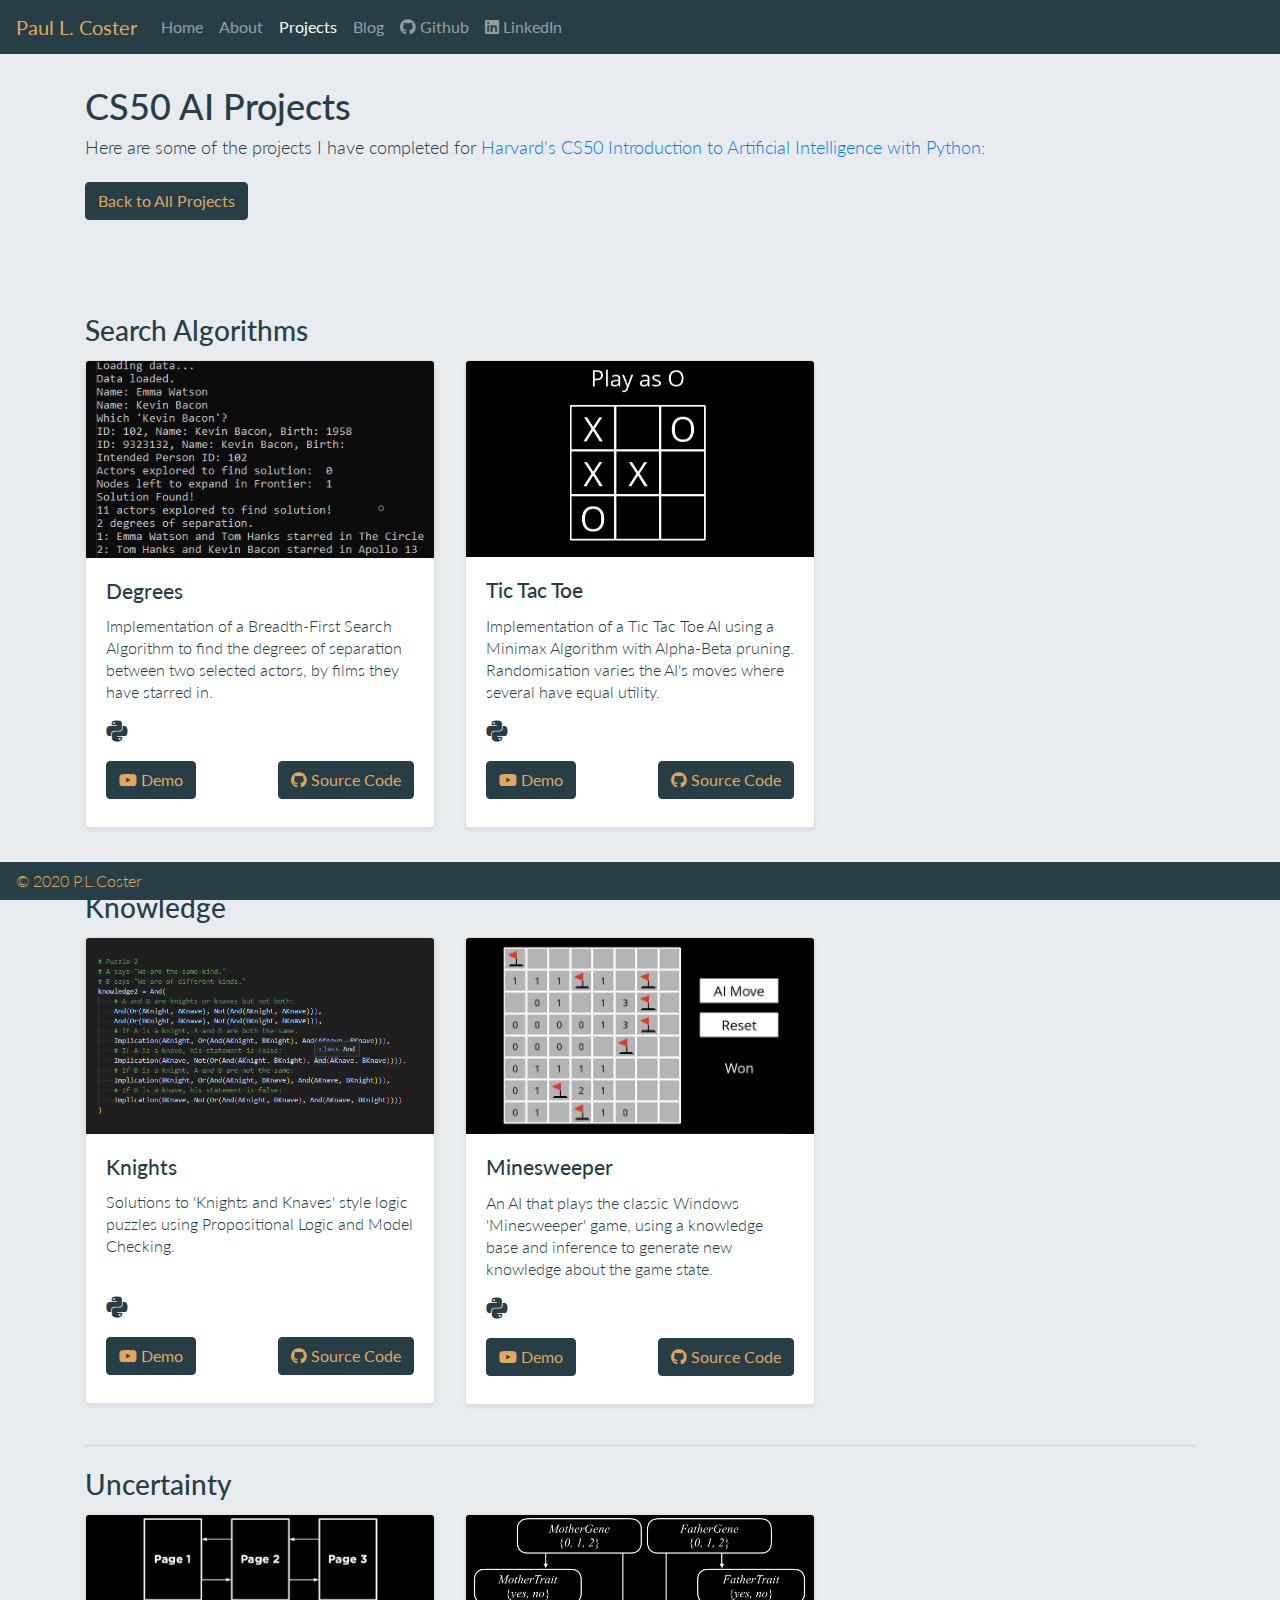
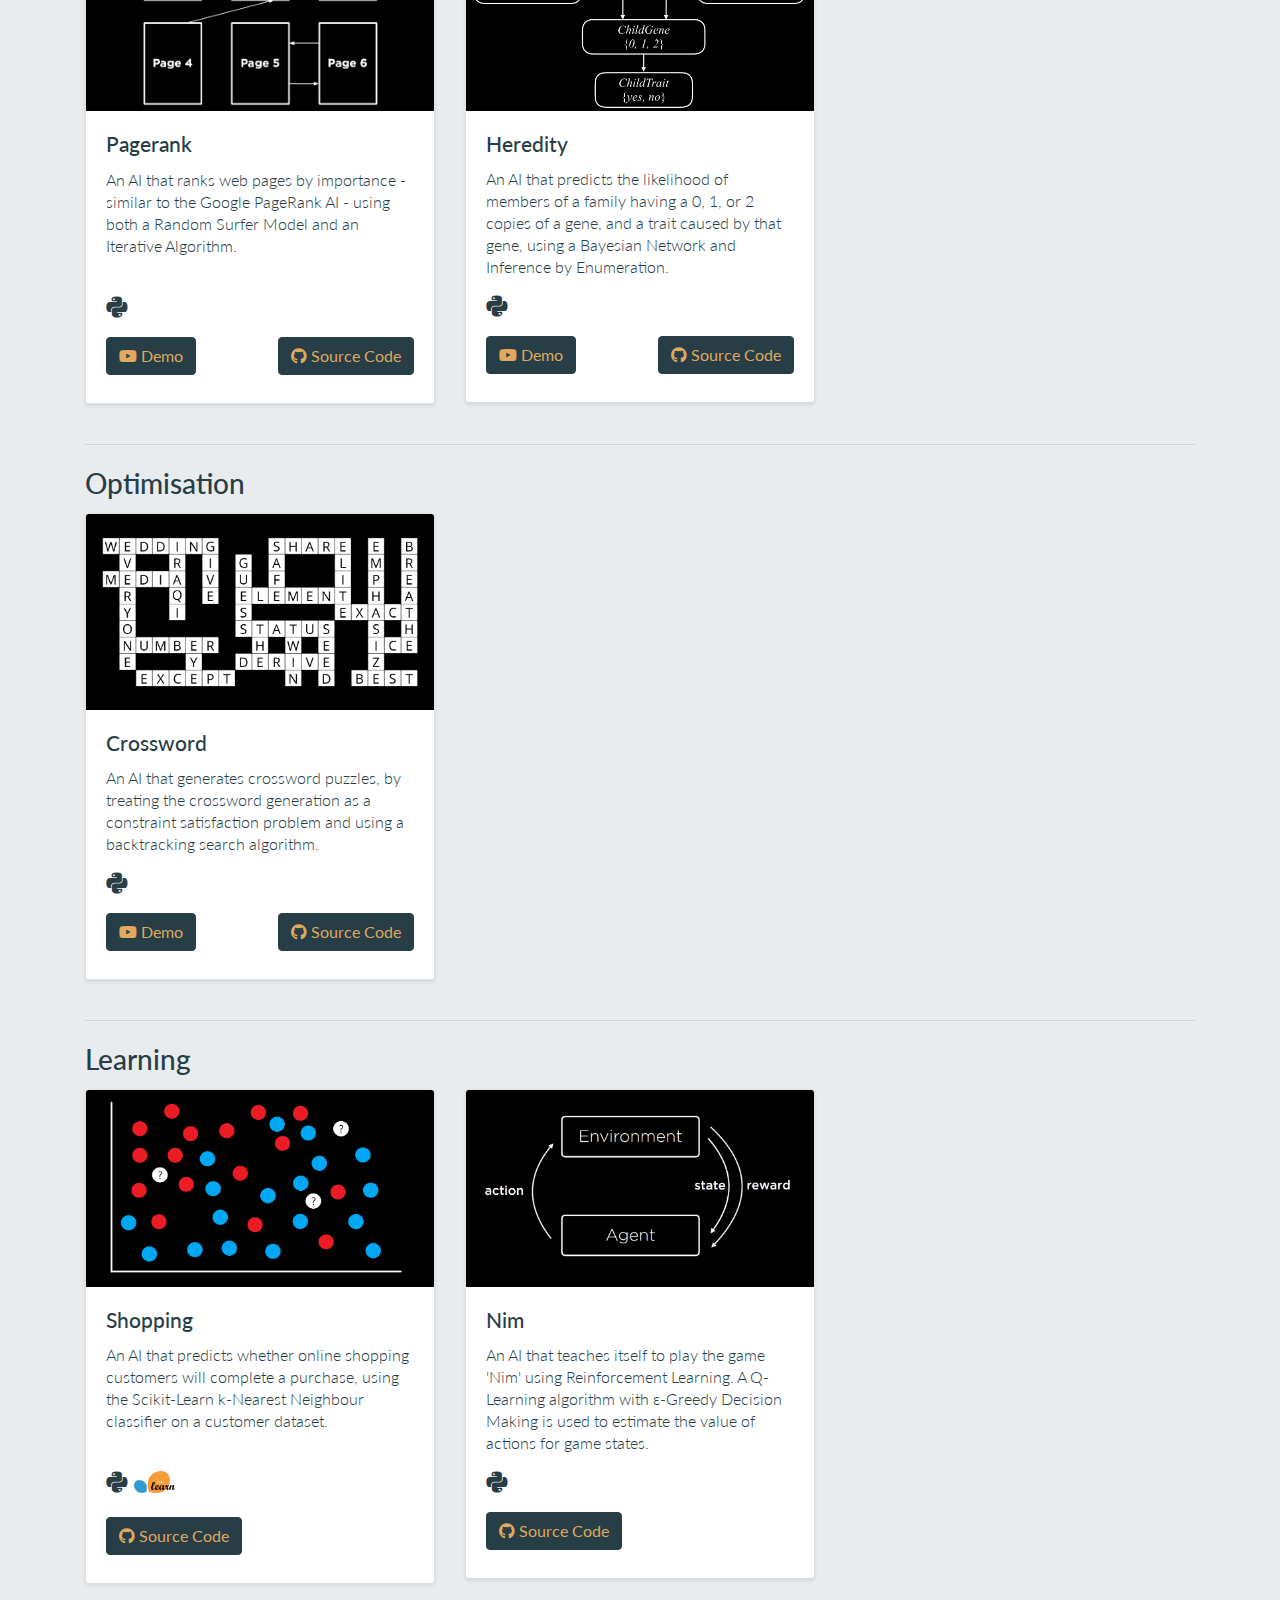
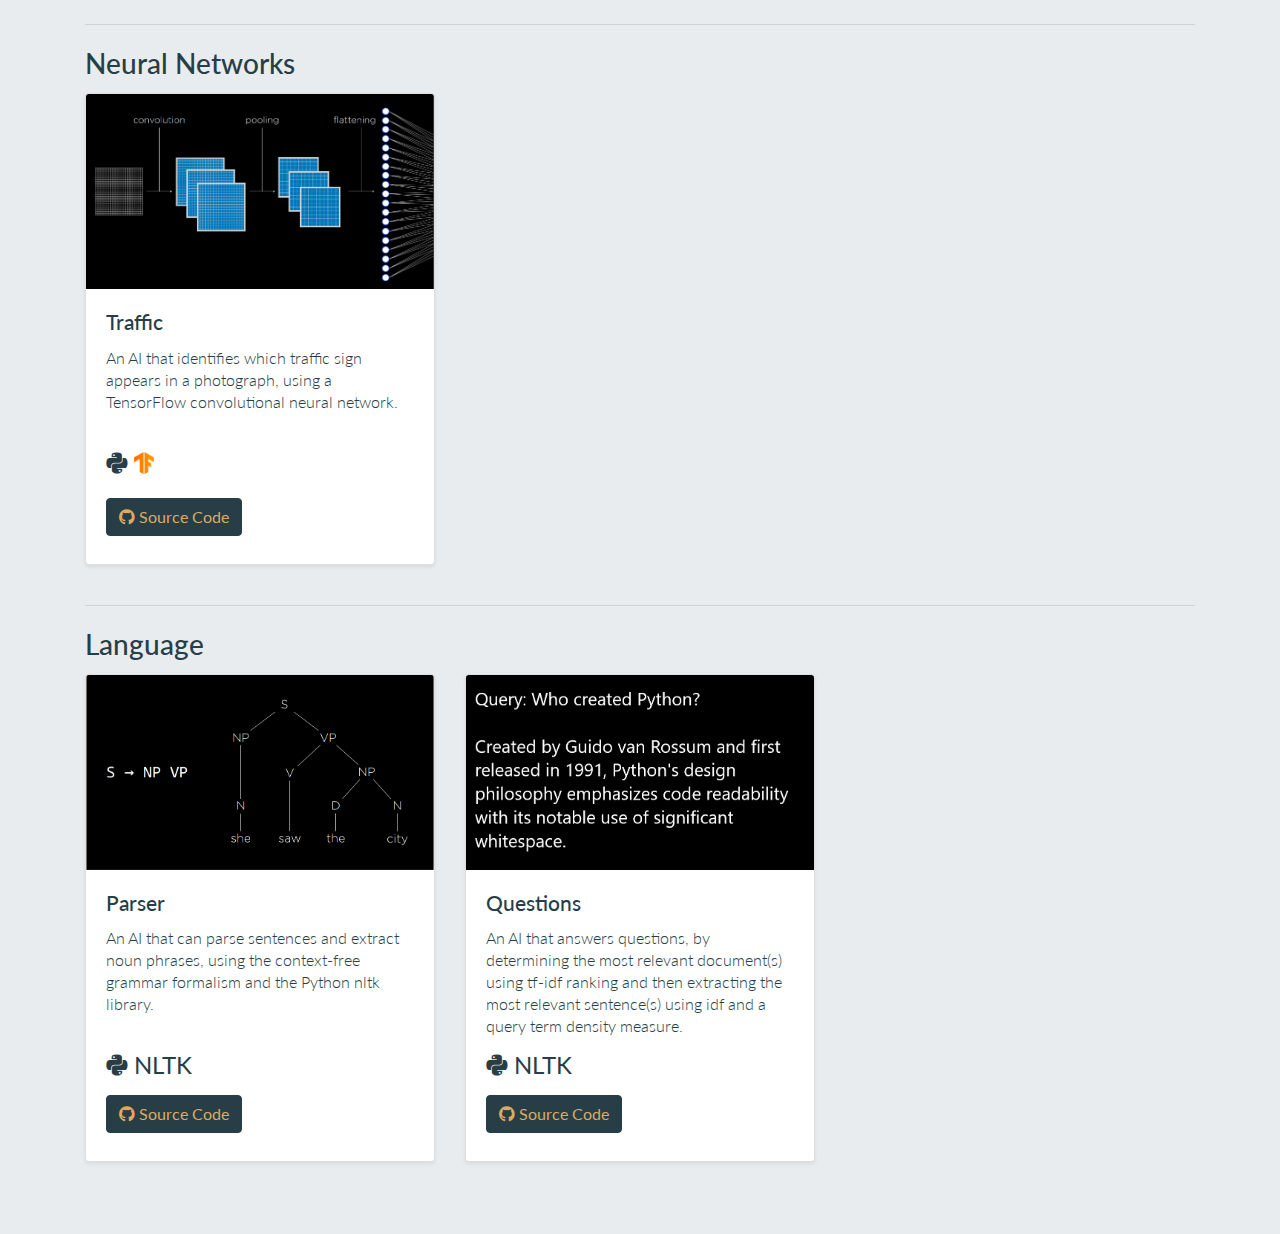
<file: cs50ai_projects.html>
<!DOCTYPE html>
<html lang="en">
  <head>
    <meta charset="utf-8" />
    <meta
      name="viewport"
      content="width=device-width, initial-scale=1, shrink-to-fit=no"
    />
    <!--Bootstrap, StyleSheets and Fonts -->
    <link
      href="https://fonts.googleapis.com/css?family=Lato:100,300,400&display=swap"
      rel="stylesheet"
    />
    <link
      rel="stylesheet"
      href="https://use.fontawesome.com/releases/v5.8.0/css/all.css"
    />
    <link
      rel="stylesheet"
      href="https://stackpath.bootstrapcdn.com/bootstrap/4.3.1/css/bootstrap.min.css"
      integrity="sha384-ggOyR0iXCbMQv3Xipma34MD+dH/1fQ784/j6cY/iJTQUOhcWr7x9JvoRxT2MZw1T"
      crossorigin="anonymous"
    />
    <link rel="stylesheet" href="main.css" />
    <!-- Favicons -->
    <link
      rel="apple-touch-icon"
      sizes="180x180"
      href="assets/favicons/apple-touch-icon.png"
    />
    <link
      rel="icon"
      type="image/png"
      sizes="32x32"
      href="assets/favicons/favicon-32x32.png"
    />
    <link
      rel="icon"
      type="image/png"
      sizes="16x16"
      href="assets/favicons/favicon-16x16.png"
    />
    <link rel="manifest" href="assets/favicons/site.webmanifest" />
    <!-- Page Title -->
    <title>PLCoster's CS50AI Projects</title>
  </head>
  <body>
    <header>
      <nav class="navbar navbar-expand-md navbar-dark fixed-top" id="navbar">
        <a class="navbar-brand" id="logo" href="index.html">Paul L. Coster </a>
        <!--Navbar buttons-->
        <button
          class="navbar-toggler"
          type="button"
          data-toggle="collapse"
          data-target="#navbarSupportedContent"
          aria-controls="navbarSupportedContent"
          aria-expanded="false"
          aria-label="Toggle navigation"
        >
          <span class="navbar-toggler-icon"></span>
        </button>

        <div class="collapse navbar-collapse" id="navbarSupportedContent">
          <ul class="navbar-nav mr-auto">
            <li class="nav-item">
              <a class="nav-link" href="index.html"
                >Home <span class="sr-only">(current)</span></a
              >
            </li>
            <li class="nav-item">
              <a class="nav-link" href="about.html">About</a>
            </li>
            <li class="nav-item active">
              <a class="nav-link" href="projects.html">Projects</a>
            </li>
            <li class="nav-item">
              <a class="nav-link" href="blog.html">Blog</a>
            </li>
            <li class="nav-item">
              <a class="nav-link" href="https://github.com/PLCoster"
                ><i class="fab fa-github"></i> Github</a
              >
            </li>
            <li class="nav-item" id="test">
              <a
                class="nav-link"
                href="https://uk.linkedin.com/in/paul-coster-a29b3948"
                ><i class="fab fa-linkedin"> </i> LinkedIn</a
              >
            </li>
          </ul>
        </div>
      </nav>
    </header>

    <!--Main Page Content-->

    <main role="main">
      <section class="jumbotron text-left">
        <div class="container">
          <h1>CS50 AI Projects</h1>
          <p class="lead">
            Here are some of the projects I have completed for
            <a
              href="https://www.edx.org/course/cs50s-introduction-to-artificial-intelligence-with-python"
              >Harvard's CS50 Introduction to Artificial Intelligence with
              Python</a
            >:
          </p>
          <p>
            <a href="projects.html" class="btn btn-primary my-2"
              >Back to All Projects</a
            >
          </p>
        </div>
      </section>

      <div class="album py-5">
        <!-- CS50 AI Projects  -->
        <div class="container">
          <h2>Search Algorithms</h2>
          <div class="row">
            <div class="col-lg-4 col-md-6 col-sm-12 col-xs-12">
              <div class="card mb-4 shadow-sm">
                <img
                  src="assets/Projects/cs50ai/degrees.png"
                  class="card-img-top"
                  alt="CS50 AI Degrees Image"
                />
                <div class="card-body">
                  <h3 class="card-title">Degrees</h3>
                  <p class="card-text">
                    Implementation of a Breadth-First Search Algorithm to find
                    the degrees of separation between two selected actors, by
                    films they have starred in.
                  </p>
                  <p class="tech-icons"><i class="fab fa-python"></i></p>
                  <div
                    class="d-flex justify-content-between align-items-center"
                  >
                    <div class="btn-group">
                      <a
                        href="https://youtu.be/yk_eLo4vXqk"
                        class="btn btn-primary my-2"
                      >
                        <i class="fab fa-youtube"></i> Demo
                      </a>
                    </div>
                    <div class="btn-group">
                      <a
                        href="https://github.com/PLCoster/cs50ai-week0-degrees"
                        class="btn btn-primary my-2"
                        ><i class="fab fa-github"></i> Source Code
                      </a>
                    </div>
                  </div>
                </div>
              </div>
            </div>

            <div class="col-lg-4 col-md-6 col-sm-12 col-xs-12">
              <div class="card mb-4 shadow-sm">
                <img
                  src="assets/Projects/cs50ai/tictactoe.png"
                  class="card-img-top"
                  alt="CS50 AI TicTacToe Image"
                />
                <div class="card-body">
                  <h3 class="card-title">Tic Tac Toe</h3>
                  <p class="card-text">
                    Implementation of a Tic Tac Toe AI using a Minimax Algorithm
                    with Alpha-Beta pruning. Randomisation varies the AI's moves
                    where several have equal utility.
                  </p>
                  <p class="tech-icons"><i class="fab fa-python"></i></p>
                  <div
                    class="d-flex justify-content-between align-items-center"
                  >
                    <div class="btn-group">
                      <a
                        href="https://youtu.be/wEpcmVQ2US4"
                        class="btn btn-primary my-2"
                      >
                        <i class="fab fa-youtube"></i> Demo
                      </a>
                    </div>
                    <div class="btn-group">
                      <a
                        href="https://github.com/PLCoster/cs50ai-week0-tictactoe"
                        class="btn btn-primary my-2"
                        ><i class="fab fa-github"></i> Source Code
                      </a>
                    </div>
                  </div>
                </div>
              </div>
            </div>
          </div>
          <hr />
          <h2>Knowledge</h2>
          <div class="row">
            <div class="col-lg-4 col-md-6 col-sm-12 col-xs-12">
              <div class="card mb-4 shadow-sm">
                <img
                  src="assets/Projects/cs50ai/knights.png"
                  class="card-img-top"
                  alt="CS50 AI Knights Image"
                />
                <div class="card-body">
                  <h3 class="card-title">Knights</h3>
                  <p class="card-text">
                    Solutions to 'Knights and Knaves' style logic puzzles using
                    Propositional Logic and Model Checking.
                  </p>
                  <br />
                  <p class="tech-icons"><i class="fab fa-python"></i></p>
                  <div
                    class="d-flex justify-content-between align-items-center"
                  >
                    <div class="btn-group">
                      <a
                        href="https://www.youtube.com/watch?v=Exrwm2OrTko"
                        class="btn btn-primary my-2"
                      >
                        <i class="fab fa-youtube"></i> Demo
                      </a>
                    </div>
                    <div class="btn-group">
                      <a
                        href="https://github.com/PLCoster/cs50ai-week1-knights"
                        class="btn btn-primary my-2"
                        ><i class="fab fa-github"></i> Source Code
                      </a>
                    </div>
                  </div>
                </div>
              </div>
            </div>

            <div class="col-lg-4 col-md-6 col-sm-12 col-xs-12">
              <div class="card mb-4 shadow-sm">
                <img
                  src="assets/Projects/cs50ai/minesweeper.png"
                  class="card-img-top"
                  alt="CS50 AI Minesweeper Image"
                />
                <div class="card-body">
                  <h3 class="card-title">Minesweeper</h3>
                  <p class="card-text">
                    An AI that plays the classic Windows 'Minesweeper' game,
                    using a knowledge base and inference to generate new
                    knowledge about the game state.
                  </p>
                  <p class="tech-icons"><i class="fab fa-python"></i></p>
                  <div
                    class="d-flex justify-content-between align-items-center"
                  >
                    <div class="btn-group">
                      <a
                        href="https://youtu.be/PW1k7TWhvuY"
                        class="btn btn-primary my-2"
                      >
                        <i class="fab fa-youtube"></i> Demo
                      </a>
                    </div>
                    <div class="btn-group">
                      <a
                        href="https://github.com/PLCoster/cs50ai-week1-minesweeper"
                        class="btn btn-primary my-2"
                        ><i class="fab fa-github"></i> Source Code
                      </a>
                    </div>
                  </div>
                </div>
              </div>
            </div>
          </div>
          <hr />
          <h2>Uncertainty</h2>
          <div class="row">
            <div class="col-lg-4 col-md-6 col-sm-12 col-xs-12">
              <div class="card mb-4 shadow-sm">
                <img
                  src="assets/Projects/cs50ai/pagerank.png"
                  class="card-img-top"
                  alt="CS50 AI PageRank Image"
                />
                <div class="card-body">
                  <h3 class="card-title">Pagerank</h3>
                  <p class="card-text">
                    An AI that ranks web pages by importance - similar to the
                    Google PageRank AI - using both a Random Surfer Model and an
                    Iterative Algorithm.
                  </p>
                  <br />
                  <p class="tech-icons"><i class="fab fa-python"></i></p>
                  <div
                    class="d-flex justify-content-between align-items-center"
                  >
                    <div class="btn-group">
                      <a
                        href="https://www.youtube.com/watch?v=e76D3yuUNZU"
                        class="btn btn-primary my-2"
                      >
                        <i class="fab fa-youtube"></i> Demo
                      </a>
                    </div>
                    <div class="btn-group">
                      <a
                        href="https://github.com/PLCoster/cs50ai-week2-pagerank"
                        class="btn btn-primary my-2"
                        ><i class="fab fa-github"></i> Source Code
                      </a>
                    </div>
                  </div>
                </div>
              </div>
            </div>

            <div class="col-lg-4 col-md-6 col-sm-12 col-xs-12">
              <div class="card mb-4 shadow-sm">
                <img
                  src="assets/Projects/cs50ai/heredity.png"
                  class="card-img-top"
                  alt="CS50 AI Heredity Image"
                />
                <div class="card-body">
                  <h3 class="card-title">Heredity</h3>
                  <p class="card-text">
                    An AI that predicts the likelihood of members of a family
                    having a 0, 1, or 2 copies of a gene, and a trait caused by
                    that gene, using a Bayesian Network and Inference by
                    Enumeration.
                  </p>
                  <p class="tech-icons"><i class="fab fa-python"></i></p>
                  <div
                    class="d-flex justify-content-between align-items-center"
                  >
                    <div class="btn-group">
                      <a
                        href="https://youtu.be/Hq4lpH_DNaE"
                        class="btn btn-primary my-2"
                      >
                        <i class="fab fa-youtube"></i> Demo
                      </a>
                    </div>
                    <div class="btn-group">
                      <a
                        href="https://github.com/PLCoster/cs50ai-week2-heredity"
                        class="btn btn-primary my-2"
                        ><i class="fab fa-github"></i> Source Code
                      </a>
                    </div>
                  </div>
                </div>
              </div>
            </div>
          </div>
          <hr />
          <h2>Optimisation</h2>
          <div class="row">
            <div class="col-lg-4 col-md-6 col-sm-12 col-xs-12">
              <div class="card mb-4 shadow-sm">
                <img
                  src="assets/Projects/cs50ai/crossword.png"
                  class="card-img-top"
                  alt="CS50 AI Crossword Image"
                />
                <div class="card-body">
                  <h3 class="card-title">Crossword</h3>
                  <p class="card-text">
                    An AI that generates crossword puzzles, by treating the
                    crossword generation as a constraint satisfaction problem
                    and using a backtracking search algorithm.
                  </p>
                  <p class="tech-icons"><i class="fab fa-python"></i></p>
                  <div
                    class="d-flex justify-content-between align-items-center"
                  >
                    <div class="btn-group">
                      <a
                        href="https://youtu.be/X71-WKXkxqQ"
                        class="btn btn-primary my-2"
                      >
                        <i class="fab fa-youtube"></i> Demo
                      </a>
                    </div>
                    <div class="btn-group">
                      <a
                        href="https://github.com/PLCoster/cs50ai-week3-crossword"
                        class="btn btn-primary my-2"
                        ><i class="fab fa-github"></i> Source Code
                      </a>
                    </div>
                  </div>
                </div>
              </div>
            </div>
          </div>

          <hr />
          <h2>Learning</h2>
          <div class="row">
            <div class="col-lg-4 col-md-6 col-sm-12 col-xs-12">
              <div class="card mb-4 shadow-sm">
                <img
                  src="assets/Projects/cs50ai/shopping.png"
                  class="card-img-top"
                  alt="CS50 AI Shopping Image"
                />
                <div class="card-body">
                  <h3 class="card-title">Shopping</h3>
                  <p class="card-text">
                    An AI that predicts whether online shopping customers will
                    complete a purchase, using the Scikit-Learn k-Nearest
                    Neighbour classifier on a customer dataset.
                  </p>
                  <br />
                  <p class="tech-icons">
                    <i class="fab fa-python"></i>
                    <img
                      src="assets/Icons/scikit-learn.png"
                      style="height: 30px"
                    />
                  </p>
                  <div
                    class="d-flex justify-content-between align-items-center"
                  >
                    <div class="btn-group">
                      <a
                        href="https://github.com/PLCoster/cs50ai-week4-shopping"
                        class="btn btn-primary my-2"
                        ><i class="fab fa-github"></i> Source Code
                      </a>
                    </div>
                  </div>
                </div>
              </div>
            </div>

            <div class="col-lg-4 col-md-6 col-sm-12 col-xs-12">
              <div class="card mb-4 shadow-sm">
                <img
                  src="assets/Projects/cs50ai/nim.png"
                  class="card-img-top"
                  alt="CS50 AI Nim Image"
                />
                <div class="card-body">
                  <h3 class="card-title">Nim</h3>
                  <p class="card-text">
                    An AI that teaches itself to play the game 'Nim' using
                    Reinforcement Learning. A Q-Learning algorithm with ε-Greedy
                    Decision Making is used to estimate the value of actions for
                    game states.
                  </p>
                  <p class="tech-icons"><i class="fab fa-python"></i></p>
                  <div
                    class="d-flex justify-content-between align-items-center"
                  >
                    <div class="btn-group">
                      <a
                        href="https://github.com/PLCoster/cs50ai-week4-nim"
                        class="btn btn-primary my-2"
                        ><i class="fab fa-github"></i> Source Code
                      </a>
                    </div>
                  </div>
                </div>
              </div>
            </div>
          </div>

          <hr />
          <h2>Neural Networks</h2>
          <div class="row">
            <div class="col-lg-4 col-md-6 col-sm-12 col-xs-12">
              <div class="card mb-4 shadow-sm">
                <img
                  src="assets/Projects/cs50ai/traffic.png"
                  class="card-img-top"
                  alt="CS50 AI Traffic Image"
                />
                <div class="card-body">
                  <h3 class="card-title">Traffic</h3>
                  <p class="card-text">
                    An AI that identifies which traffic sign appears in a
                    photograph, using a TensorFlow convolutional neural network.
                  </p>
                  <br />
                  <p class="tech-icons">
                    <i class="fab fa-python"></i>
                    <img
                      src="assets/Icons/tensorflow.png"
                      style="height: 30px"
                    />
                  </p>
                  <div
                    class="d-flex justify-content-between align-items-center"
                  >
                    <div class="btn-group">
                      <a
                        href="https://github.com/PLCoster/cs50ai-week5-traffic"
                        class="btn btn-primary my-2"
                        ><i class="fab fa-github"></i> Source Code
                      </a>
                    </div>
                  </div>
                </div>
              </div>
            </div>
          </div>

          <hr />
          <h2>Language</h2>
          <div class="row">
            <div class="col-lg-4 col-md-6 col-sm-12 col-xs-12">
              <div class="card mb-4 shadow-sm">
                <img
                  src="assets/Projects/cs50ai/parser.png"
                  class="card-img-top"
                  alt="CS50 AI Parser Image"
                />
                <div class="card-body">
                  <h3 class="card-title">Parser</h3>
                  <p class="card-text">
                    An AI that can parse sentences and extract noun phrases,
                    using the context-free grammar formalism and the Python nltk
                    library.
                  </p>
                  <br />
                  <p class="tech-icons">
                    <i class="fab fa-python"></i> <strong>NLTK</strong>
                  </p>
                  <div
                    class="d-flex justify-content-between align-items-center"
                  >
                    <div class="btn-group">
                      <a
                        href="https://github.com/PLCoster/cs50ai-week6-parser"
                        class="btn btn-primary my-2"
                        ><i class="fab fa-github"></i> Source Code
                      </a>
                    </div>
                  </div>
                </div>
              </div>
            </div>

            <div class="col-lg-4 col-md-6 col-sm-12 col-xs-12">
              <div class="card mb-4 shadow-sm">
                <img
                  src="assets/Projects/cs50ai/questions.png"
                  class="card-img-top"
                  alt="CS50 AI Parser Image"
                />
                <div class="card-body">
                  <h3 class="card-title">Questions</h3>
                  <p class="card-text">
                    An AI that answers questions, by determining the most
                    relevant document(s) using tf-idf ranking and then
                    extracting the most relevant sentence(s) using idf and a
                    query term density measure.
                  </p>
                  <p class="tech-icons">
                    <i class="fab fa-python"></i> <strong>NLTK</strong>
                  </p>
                  <div
                    class="d-flex justify-content-between align-items-center"
                  >
                    <div class="btn-group">
                      <a
                        href="https://github.com/PLCoster/cs50ai-week6-questions"
                        class="btn btn-primary my-2"
                        ><i class="fab fa-github"></i> Source Code
                      </a>
                    </div>
                  </div>
                </div>
              </div>
            </div>
          </div>
        </div>
      </div>
    </main>

    <!--Footer-->

    <footer class="navbar fixed-bottom" id="footer">
      <span class="footer_text">&copy; 2020 P.L.Coster</span>
    </footer>

    <!-- Optional Bootstrap JavaScript -->
    <!-- jQuery first, then Popper.js, then Bootstrap JS -->
    <script
      src="https://code.jquery.com/jquery-3.3.1.slim.min.js"
      integrity="sha384-q8i/X+965DzO0rT7abK41JStQIAqVgRVzpbzo5smXKp4YfRvH+8abtTE1Pi6jizo"
      crossorigin="anonymous"
    ></script>
    <script
      src="https://cdnjs.cloudflare.com/ajax/libs/popper.js/1.14.7/umd/popper.min.js"
      integrity="sha384-UO2eT0CpHqdSJQ6hJty5KVphtPhzWj9WO1clHTMGa3JDZwrnQq4sF86dIHNDz0W1"
      crossorigin="anonymous"
    ></script>
    <script
      src="https://stackpath.bootstrapcdn.com/bootstrap/4.3.1/js/bootstrap.min.js"
      integrity="sha384-JjSmVgyd0p3pXB1rRibZUAYoIIy6OrQ6VrjIEaFf/nJGzIxFDsf4x0xIM+B07jRM"
      crossorigin="anonymous"
    ></script>
  </body>
</html>
</file>
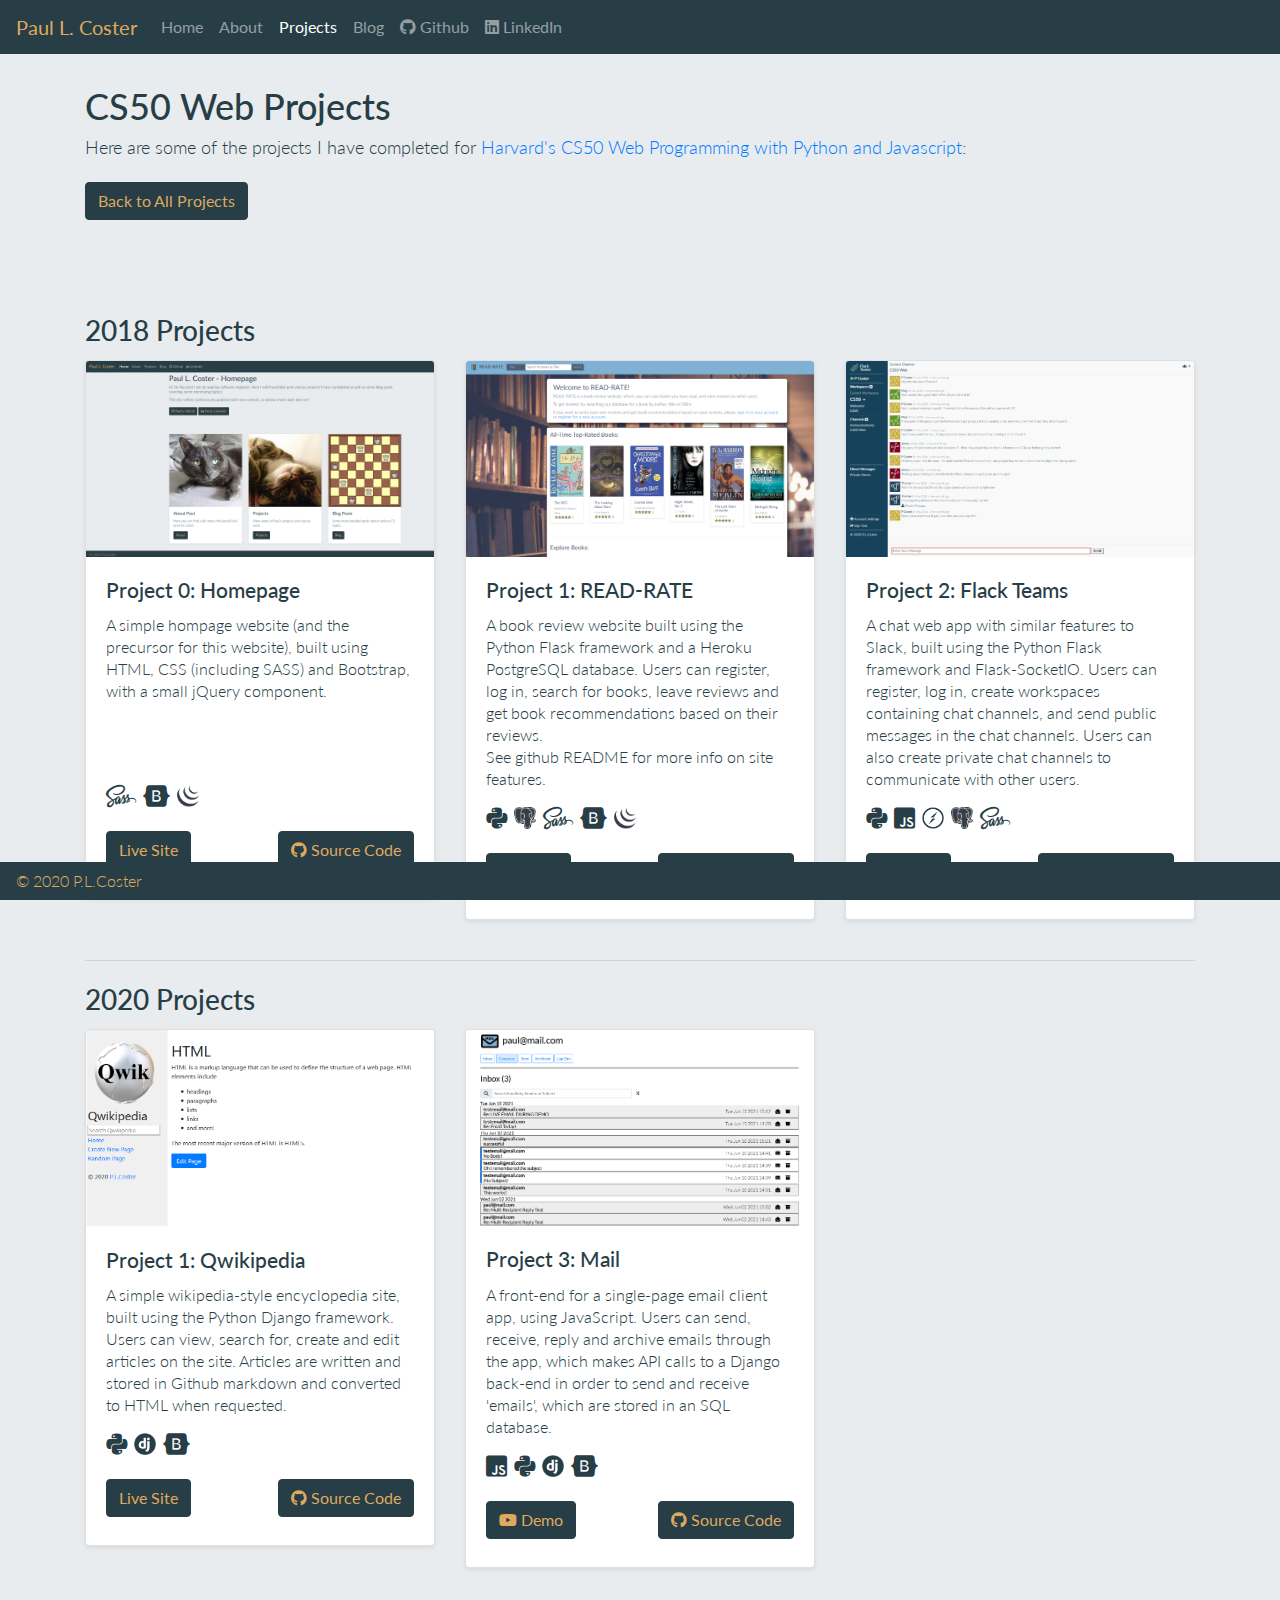
<file: cs50web_projects.html>
<!DOCTYPE html>
<html lang="en">
  <head>
    <meta charset="utf-8" />
    <meta
      name="viewport"
      content="width=device-width, initial-scale=1, shrink-to-fit=no"
    />
    <!--Bootstrap, StyleSheets and Fonts -->
    <link
      href="https://fonts.googleapis.com/css?family=Lato:100,300,400&display=swap"
      rel="stylesheet"
    />
    <link
      rel="stylesheet"
      href="https://use.fontawesome.com/releases/v5.8.0/css/all.css"
    />
    <link
      rel="stylesheet"
      href="https://stackpath.bootstrapcdn.com/bootstrap/4.3.1/css/bootstrap.min.css"
      integrity="sha384-ggOyR0iXCbMQv3Xipma34MD+dH/1fQ784/j6cY/iJTQUOhcWr7x9JvoRxT2MZw1T"
      crossorigin="anonymous"
    />
    <link rel="stylesheet" href="main.css" />
    <!-- Favicons -->
    <link
      rel="apple-touch-icon"
      sizes="180x180"
      href="assets/favicons/apple-touch-icon.png"
    />
    <link
      rel="icon"
      type="image/png"
      sizes="32x32"
      href="assets/favicons/favicon-32x32.png"
    />
    <link
      rel="icon"
      type="image/png"
      sizes="16x16"
      href="assets/favicons/favicon-16x16.png"
    />
    <link rel="manifest" href="assets/favicons/site.webmanifest" />
    <!-- Page Title -->
    <title>PLCoster's CS50Web Projects</title>
  </head>
  <body>
    <header>
      <nav class="navbar navbar-expand-md navbar-dark fixed-top" id="navbar">
        <a class="navbar-brand" id="logo" href="index.html">Paul L. Coster </a>
        <!--Navbar buttons-->
        <button
          class="navbar-toggler"
          type="button"
          data-toggle="collapse"
          data-target="#navbarSupportedContent"
          aria-controls="navbarSupportedContent"
          aria-expanded="false"
          aria-label="Toggle navigation"
        >
          <span class="navbar-toggler-icon"></span>
        </button>

        <div class="collapse navbar-collapse" id="navbarSupportedContent">
          <ul class="navbar-nav mr-auto">
            <li class="nav-item">
              <a class="nav-link" href="index.html"
                >Home <span class="sr-only">(current)</span></a
              >
            </li>
            <li class="nav-item">
              <a class="nav-link" href="about.html">About</a>
            </li>
            <li class="nav-item active">
              <a class="nav-link" href="projects.html">Projects</a>
            </li>
            <li class="nav-item">
              <a class="nav-link" href="blog.html">Blog</a>
            </li>
            <li class="nav-item">
              <a class="nav-link" href="https://github.com/PLCoster"
                ><i class="fab fa-github"></i> Github</a
              >
            </li>
            <li class="nav-item" id="test">
              <a
                class="nav-link"
                href="https://uk.linkedin.com/in/paul-coster-a29b3948"
                ><i class="fab fa-linkedin"> </i> LinkedIn</a
              >
            </li>
          </ul>
        </div>
      </nav>
    </header>

    <!--Main Page Content-->

    <main role="main">
      <section class="jumbotron text-left">
        <div class="container">
          <h1>CS50 Web Projects</h1>
          <p class="lead">
            Here are some of the projects I have completed for
            <a
              href="https://www.edx.org/course/cs50s-web-programming-with-python-and-javascript"
              >Harvard's CS50 Web Programming with Python and Javascript</a
            >:
          </p>
          <p>
            <a href="projects.html" class="btn btn-primary my-2"
              >Back to All Projects</a
            >
          </p>
        </div>
      </section>

      <div class="album py-5">
        <!-- CS50 Web Projects  -->
        <div class="container">
          <h2>2018 Projects</h2>
          <div class="row">
            <div class="col-lg-4 col-md-6 col-sm-12 col-xs-12">
              <div class="card mb-4 shadow-sm">
                <img
                  src="assets/Projects/cs50web/homepage.png"
                  class="card-img-top"
                  alt="CS50 Web Project 0 - Homepage Image"
                />
                <div class="card-body">
                  <h3 class="card-title">Project 0: Homepage</h3>
                  <p class="card-text">
                    A simple hompage website (and the precursor for this
                    website), built using HTML, CSS (including SASS) and
                    Bootstrap, with a small jQuery component.
                  </p>
                  <br /><br /><br />
                  <p class="tech-icons">
                    <i class="fab fa-sass"></i>
                    <i class="fab fa-bootstrap"></i>
                    <img src="assets/Icons/jquery_icon.png" />
                  </p>
                  <div
                    class="d-flex justify-content-between align-items-center"
                  >
                    <div class="btn-group">
                      <a
                        href="https://plcoster.github.io/cs50web-project0/"
                        class="btn btn-primary my-2"
                        >Live Site</a
                      >
                    </div>
                    <div class="btn-group">
                      <a
                        href="https://github.com/PLCoster/cs50web-project0"
                        class="btn btn-primary my-2"
                        ><i class="fab fa-github"></i> Source Code
                      </a>
                    </div>
                  </div>
                </div>
              </div>
            </div>
            <div class="col-lg-4 col-md-6 col-sm-12 col-xs-12">
              <div class="card mb-4 shadow-sm">
                <img
                  src="assets/Projects/cs50web/books.png"
                  class="card-img-top"
                  alt="CS50 Web Project 1 - Books Image"
                />
                <div class="card-body">
                  <h3 class="card-title">Project 1: READ-RATE</h3>
                  <p class="card-text">
                    A book review website built using the Python Flask framework
                    and a Heroku PostgreSQL database. Users can register, log
                    in, search for books, leave reviews and get book
                    recommendations based on their reviews.<br />See github
                    README for more info on site features.
                  </p>
                  <p class="tech-icons">
                    <i class="fab fa-python"></i>
                    <img src="assets/Icons/postgresql.png" />
                    <i class="fab fa-sass"></i>
                    <i class="fab fa-bootstrap"></i>
                    <img src="assets/Icons/jquery_icon.png" />
                  </p>
                  <div
                    class="d-flex justify-content-between align-items-center"
                  >
                    <div class="btn-group">
                      <a
                        href="https://read-rate.herokuapp.com/"
                        class="btn btn-primary my-2"
                        >Live Site</a
                      >
                    </div>
                    <div class="btn-group">
                      <a
                        href="https://github.com/PLCoster/cs50web-project1"
                        class="btn btn-primary my-2"
                        ><i class="fab fa-github"></i> Source Code
                      </a>
                    </div>
                  </div>
                </div>
              </div>
            </div>
            <div class="col-lg-4 col-md-6 col-sm-12 col-xs-12">
              <div class="card mb-4 shadow-sm">
                <img
                  src="assets/Projects/cs50web/flack.png"
                  class="card-img-top"
                  alt="CS50 Web Project 2 - Flack Image"
                />
                <div class="card-body">
                  <h3 class="card-title">Project 2: Flack Teams</h3>
                  <p class="card-text">
                    A chat web app with similar features to Slack, built using
                    the Python Flask framework and Flask-SocketIO. Users can
                    register, log in, create workspaces containing chat
                    channels, and send public messages in the chat channels.
                    Users can also create private chat channels to communicate
                    with other users.
                  </p>
                  <p class="tech-icons">
                    <i class="fab fa-python"></i>
                    <i class="fab fa-js-square"></i>
                    <img src="assets/Icons/socketio.png" />
                    <img src="assets/Icons/postgresql.png" />
                    <i class="fab fa-sass"></i>
                  </p>
                  <div
                    class="d-flex justify-content-between align-items-center"
                  >
                    <div class="btn-group">
                      <a
                        href="https://flack-teams.herokuapp.com"
                        class="btn btn-primary my-2"
                        >Live Site</a
                      >
                    </div>
                    <div class="btn-group">
                      <a
                        href="https://github.com/PLCoster/cs50web-project2"
                        class="btn btn-primary my-2"
                        ><i class="fab fa-github"></i> Source Code
                      </a>
                    </div>
                  </div>
                </div>
              </div>
            </div>
          </div>

          <hr />
          <h2>2020 Projects</h2>
          <div class="row">
            <div class="col-lg-4 col-md-6 col-sm-12 col-xs-12">
              <div class="card mb-4 shadow-sm">
                <img
                  src="assets/Projects/cs50web/wiki.png"
                  class="card-img-top"
                  alt="CS50 Web Project 0 - Homepage Image"
                />
                <div class="card-body">
                  <h3 class="card-title">Project 1: Qwikipedia</h3>
                  <p class="card-text">
                    A simple wikipedia-style encyclopedia site, built using the
                    Python Django framework. Users can view, search for, create
                    and edit articles on the site. Articles are written and
                    stored in Github markdown and converted to HTML when
                    requested.
                  </p>
                  <p class="tech-icons">
                    <i class="fab fa-python"></i>
                    <img src="assets/Icons/django.png" />
                    <i class="fab fa-bootstrap"></i>
                  </p>
                  <div
                    class="d-flex justify-content-between align-items-center"
                  >
                    <div class="btn-group">
                      <a
                        href="https://qwikipedia.herokuapp.com/"
                        class="btn btn-primary my-2"
                        >Live Site</a
                      >
                    </div>
                    <div class="btn-group">
                      <a
                        href="https://github.com/PLCoster/cs50web-project1-wiki"
                        class="btn btn-primary my-2"
                        ><i class="fab fa-github"></i> Source Code
                      </a>
                    </div>
                  </div>
                </div>
              </div>
            </div>

            <div class="col-lg-4 col-md-6 col-sm-12 col-xs-12">
              <div class="card mb-4 shadow-sm">
                <img
                  src="assets/Projects/cs50web/mail.png"
                  class="card-img-top"
                  alt="CS50 Web Project 0 - Homepage Image"
                />
                <div class="card-body">
                  <h3 class="card-title">Project 3: Mail</h3>
                  <p class="card-text">
                    A front-end for a single-page email client app, using
                    JavaScript. Users can send, receive, reply and archive
                    emails through the app, which makes API calls to a Django
                    back-end in order to send and receive 'emails', which are
                    stored in an SQL database.
                  </p>
                  <p class="tech-icons">
                    <i class="fab fa-js-square"></i>
                    <i class="fab fa-python"></i>
                    <img src="assets/Icons/django.png" />
                    <i class="fab fa-bootstrap"></i>
                  </p>
                  <div
                    class="d-flex justify-content-between align-items-center"
                  >
                    <div class="btn-group">
                      <a
                        href="https://youtu.be/SegY_lgchu0"
                        class="btn btn-primary my-2"
                      >
                        <i class="fab fa-youtube"></i> Demo
                      </a>
                    </div>
                    <div class="btn-group">
                      <a
                        href="https://github.com/PLCoster/cs50web-project3-mail"
                        class="btn btn-primary my-2"
                        ><i class="fab fa-github"></i> Source Code
                      </a>
                    </div>
                  </div>
                </div>
              </div>
            </div>
          </div>
        </div>
      </div>
    </main>

    <!--Footer-->

    <footer class="navbar fixed-bottom" id="footer">
      <span class="footer_text">&copy; 2020 P.L.Coster</span>
    </footer>

    <!-- Optional Bootstrap JavaScript -->
    <!-- jQuery first, then Popper.js, then Bootstrap JS -->
    <script
      src="https://code.jquery.com/jquery-3.3.1.slim.min.js"
      integrity="sha384-q8i/X+965DzO0rT7abK41JStQIAqVgRVzpbzo5smXKp4YfRvH+8abtTE1Pi6jizo"
      crossorigin="anonymous"
    ></script>
    <script
      src="https://cdnjs.cloudflare.com/ajax/libs/popper.js/1.14.7/umd/popper.min.js"
      integrity="sha384-UO2eT0CpHqdSJQ6hJty5KVphtPhzWj9WO1clHTMGa3JDZwrnQq4sF86dIHNDz0W1"
      crossorigin="anonymous"
    ></script>
    <script
      src="https://stackpath.bootstrapcdn.com/bootstrap/4.3.1/js/bootstrap.min.js"
      integrity="sha384-JjSmVgyd0p3pXB1rRibZUAYoIIy6OrQ6VrjIEaFf/nJGzIxFDsf4x0xIM+B07jRM"
      crossorigin="anonymous"
    ></script>
  </body>
</html>
</file>
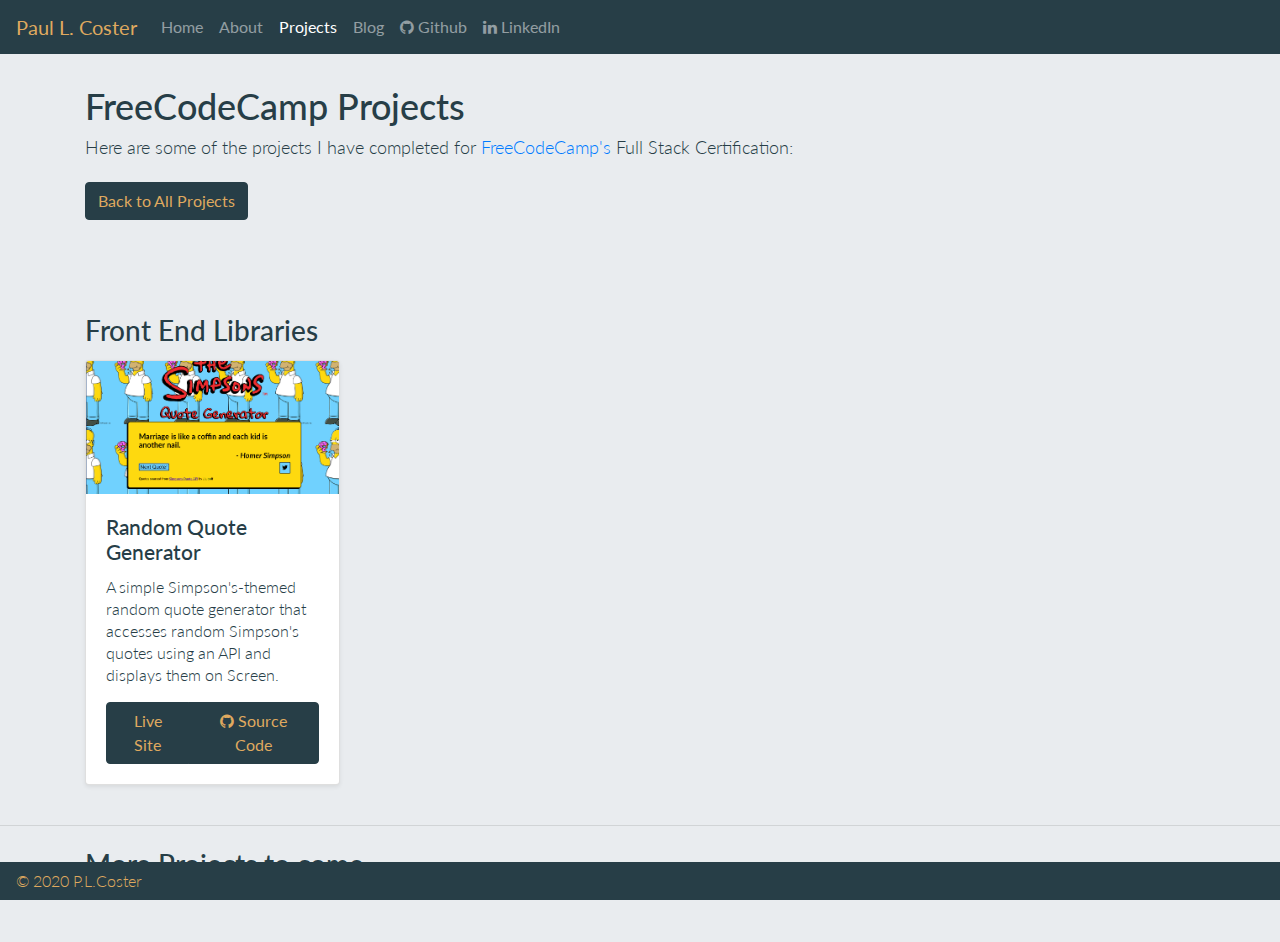
<file: fcc_projects..html>
<!DOCTYPE html>
<html lang="en">
    <head>
      <meta charset="utf-8">
      <meta name="viewport" content="width=device-width, initial-scale=1, shrink-to-fit=no">
      <!--Bootstrap, StyleSheets and Fonts -->
      <link href="https://fonts.googleapis.com/css?family=Lato:100,300,400&display=swap" rel="stylesheet">
      <link rel="stylesheet" href="https://cdnjs.cloudflare.com/ajax/libs/font-awesome/4.7.0/css/font-awesome.min.css">
      <link rel="stylesheet" href="https://stackpath.bootstrapcdn.com/bootstrap/4.3.1/css/bootstrap.min.css" integrity="sha384-ggOyR0iXCbMQv3Xipma34MD+dH/1fQ784/j6cY/iJTQUOhcWr7x9JvoRxT2MZw1T" crossorigin="anonymous">
      <link rel="stylesheet" href="main.css">
      <meta charset="utf-8">
        <title>PLCoster's FreeCodeCamp Projects</title>
    </head>
    <body>
      <header>
        <nav class="navbar navbar-expand-md navbar-dark fixed-top" id="navbar">
          <a class="navbar-brand" id="logo" href="index.html">Paul L. Coster </a>
          <!--Navbar buttons-->
          <button class="navbar-toggler" type="button" data-toggle="collapse" data-target="#navbarSupportedContent" aria-controls="navbarSupportedContent" aria-expanded="false" aria-label="Toggle navigation">
          <span class="navbar-toggler-icon"></span>
          </button>

          <div class="collapse navbar-collapse" id="navbarSupportedContent">
            <ul class="navbar-nav mr-auto">
              <li class="nav-item">
                <a class="nav-link" href="index.html">Home <span class="sr-only">(current)</span></a>
              </li>
              <li class="nav-item">
                <a class="nav-link" href="about.html">About</a>
              </li>
              <li class="nav-item active">
                <a class="nav-link" href="projects.html">Projects</a>
              </li>
              <li class="nav-item">
                <a class="nav-link" href="blog.html">Blog</a>
              </li>
              <li class="nav-item">
                <a class="nav-link" href=https://github.com/PLCoster><i class="fa fa-github"></i> Github</a>
              </li>
              <li class="nav-item" id="test">
                <a class="nav-link" href="https://uk.linkedin.com/in/paul-coster-a29b3948"><i class="fa fa-linkedin"> </i> LinkedIn</a>
              </li>
            </ul>
          </div>
        </nav>
      </header>

      <!--Main Page Content-->

      <main role="main">

        <section class="jumbotron text-left ">
          <div class="container">
            <h1>FreeCodeCamp Projects</h1>
            <p class="lead">Here are some of the projects I have completed for <a href="https://www.freecodecamp.org/">FreeCodeCamp's</a> Full Stack Certification:</p>
            <p>
              <a href="https://github.com/projects.html" class="btn btn-primary my-2">Back to All Projects</a>
            </p>
          </div>
        </section>

        <div class="album py-5">
          <!-- Front End Libs Projects -->
          <div class="container">
            <h2>Front End Libraries</h2>
            <div class="row">
              <div class="col-md-3 col-sm-4 col-xs-6">
                <div class="card mb-4 shadow-sm">
                  <img src="assets/Projects/fcc/frontendlibs_1.png" class="card-img-top" alt="Front End Libs Project 1 - A Simpsons Random Quote Generator">
                  <div class="card-body">
                    <h3 class="card-title">Random Quote Generator</h3>
                    <p class="card-text">A simple Simpson's-themed random quote generator that accesses random Simpson's quotes using an API and displays them on Screen.</p>
                    <div class="d-flex justify-content-between align-items-center">
                      <div class="btn-group">
                        <a href="https://plcoster.github.io/fcc_frontendlibs_project1/" class="btn btn-primary">Live Site</a>
                        <a href="https://github.com/PLCoster/fcc_frontendlibs_project1" class="btn btn-primary"><i class="fa fa-github"></i>  Source Code </a>
                      </div>
                    </div>
                  </div>
                </div>
              </div>
              <!--
              <div class="col-md-3 col-sm-4 col-xs-6">
                <div class="card mb-4 shadow-sm">
                  <img src="assets/Projects/placeholder.png" class="card-img-top" alt="PLACEHOLDER">
                  <div class="card-body">
                    <h3 class="card-title">Placeholder</h3>
                    <p class="card-text">Project Info Goes Here!</p>

                    <div class="d-flex justify-content-between align-items-center">
                      <div class="btn-group">
                        <a href="about.html" class="btn btn-primary">About</a>
                      </div>
                    </div>

                  </div>
                </div>
              </div>
              !-->
            </div>
          </div>

          <hr>

          <!-- More FCC Projects -->
          <div class="container">
            <h2>More Projects to come...</h2>
            <div class="row">
              <!--
              <div class="col-md-3 col-sm-4 col-xs-6">
                <div class="card mb-4 shadow-sm">
                  <img src="assets/Projects/placeholder.png" class="card-img-top" alt="PLACEHOLDER">
                  <div class="card-body">
                    <h3 class="card-title">Placeholder</h3>
                    <p class="card-text">Project Info Goes Here!</p>

                    <div class="d-flex justify-content-between align-items-center">
                      <div class="btn-group">
                        <a href="about.html" class="btn btn-primary">About</a>
                      </div>
                    </div>

                  </div>
                </div>
              </div>
              !-->
              <!--
              <div class="col-md-3 col-sm-4 col-xs-6">
                <div class="card mb-4 shadow-sm">
                  <img src="assets/Projects/placeholder.png" class="card-img-top" alt="PLACEHOLDER">
                  <div class="card-body">
                    <h3 class="card-title">Placeholder</h3>
                    <p class="card-text">Project Info Goes Here!</p>

                    <div class="d-flex justify-content-between align-items-center">
                      <div class="btn-group">
                        <a href="about.html" class="btn btn-primary">About</a>
                      </div>
                    </div>

                  </div>
                </div>
              </div>
              !-->
             <!--
              <div class="col-md-3 col-sm-4 col-xs-6">
                <div class="card mb-4 shadow-sm">
                  <img src="assets/Projects/placeholder.png" class="card-img-top" alt="PLACEHOLDER">
                  <div class="card-body">
                    <h3 class="card-title">Placeholder</h3>
                    <p class="card-text">Project Info Goes Here!</p>

                    <div class="d-flex justify-content-between align-items-center">
                      <div class="btn-group">
                        <a href="about.html" class="btn btn-primary">About</a>
                      </div>
                    </div>

                  </div>
                </div>
              </div>
              !-->
            </div>
          </div>
        </div>

      </main>

      <!--Footer-->

      <footer class="navbar fixed-bottom" id="footer">
          <span class="footer_text">&copy; 2020 P.L.Coster</span>
      </footer>

    <!-- Optional Bootstrap JavaScript -->
    <!-- jQuery first, then Popper.js, then Bootstrap JS -->
    <script src="https://code.jquery.com/jquery-3.3.1.slim.min.js" integrity="sha384-q8i/X+965DzO0rT7abK41JStQIAqVgRVzpbzo5smXKp4YfRvH+8abtTE1Pi6jizo" crossorigin="anonymous"></script>
    <script src="https://cdnjs.cloudflare.com/ajax/libs/popper.js/1.14.7/umd/popper.min.js" integrity="sha384-UO2eT0CpHqdSJQ6hJty5KVphtPhzWj9WO1clHTMGa3JDZwrnQq4sF86dIHNDz0W1" crossorigin="anonymous"></script>
    <script src="https://stackpath.bootstrapcdn.com/bootstrap/4.3.1/js/bootstrap.min.js" integrity="sha384-JjSmVgyd0p3pXB1rRibZUAYoIIy6OrQ6VrjIEaFf/nJGzIxFDsf4x0xIM+B07jRM" crossorigin="anonymous"></script>
    </body>
</html>
</file>
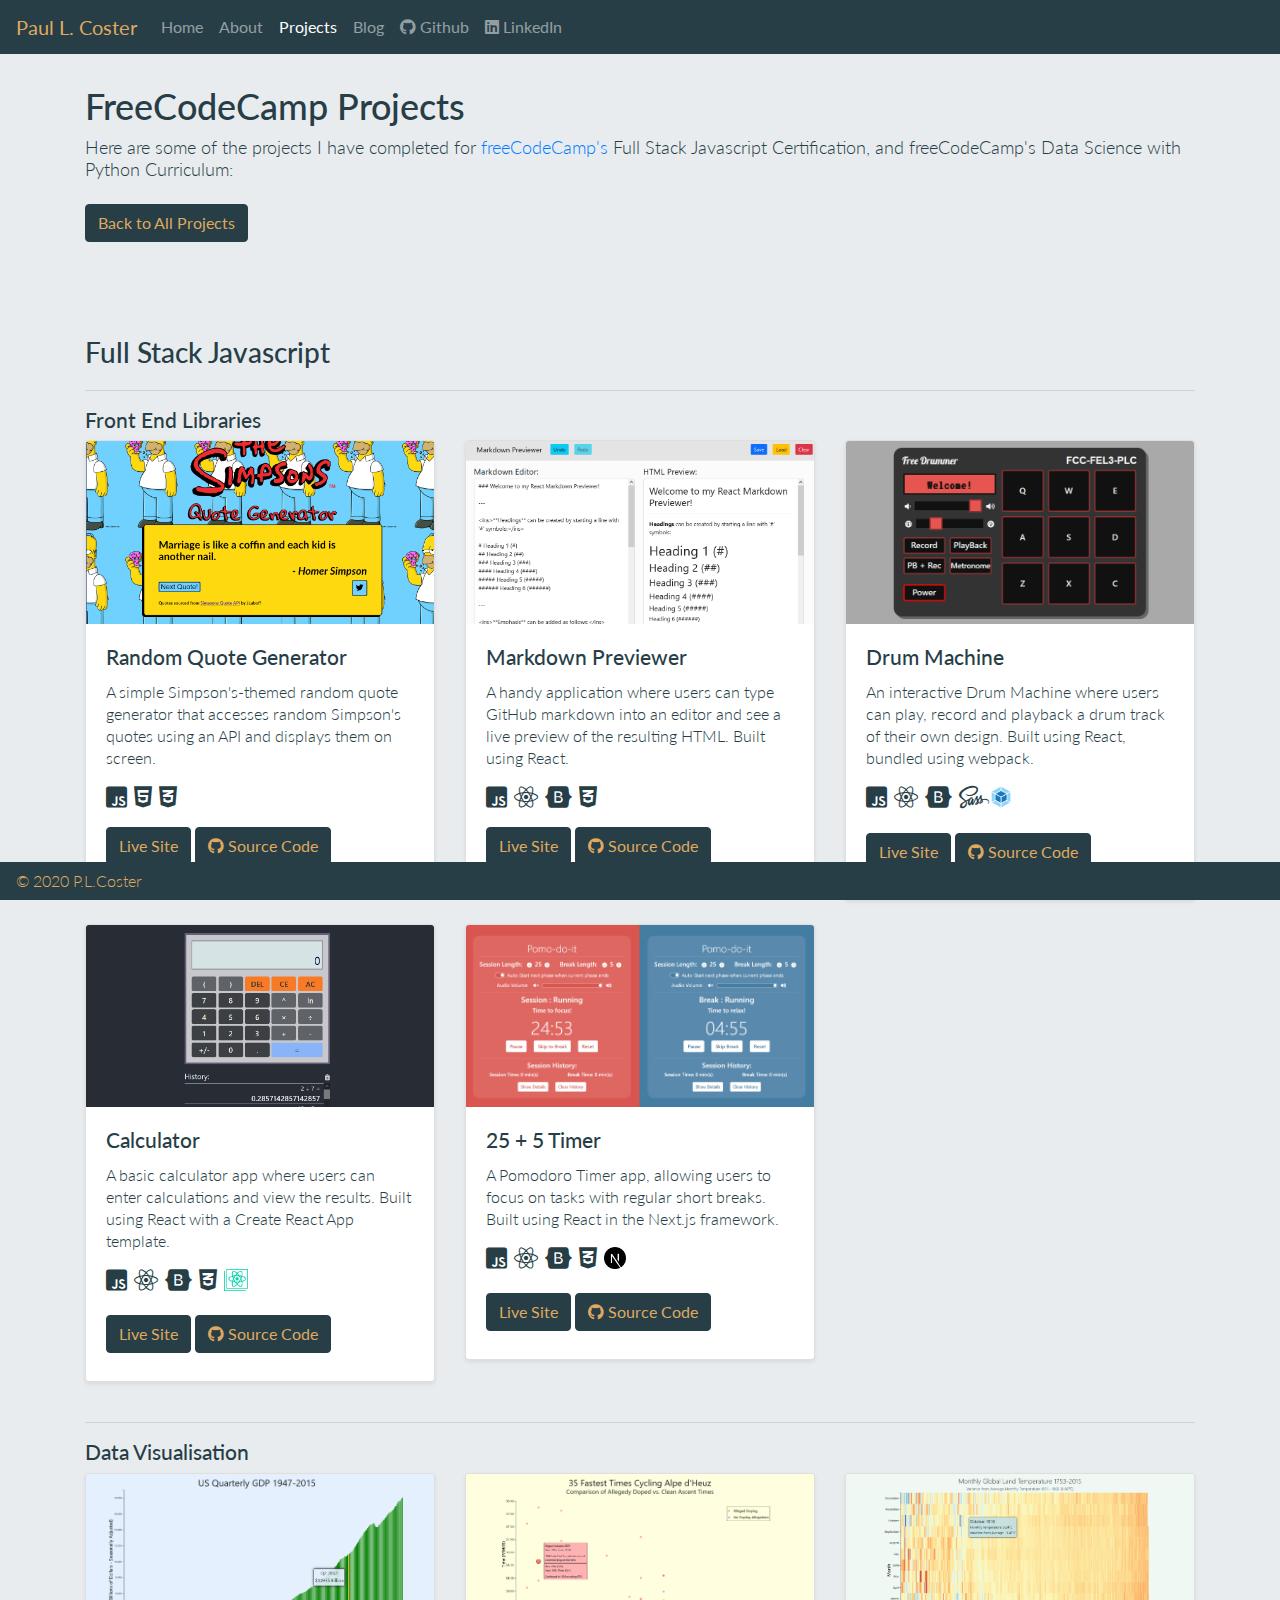
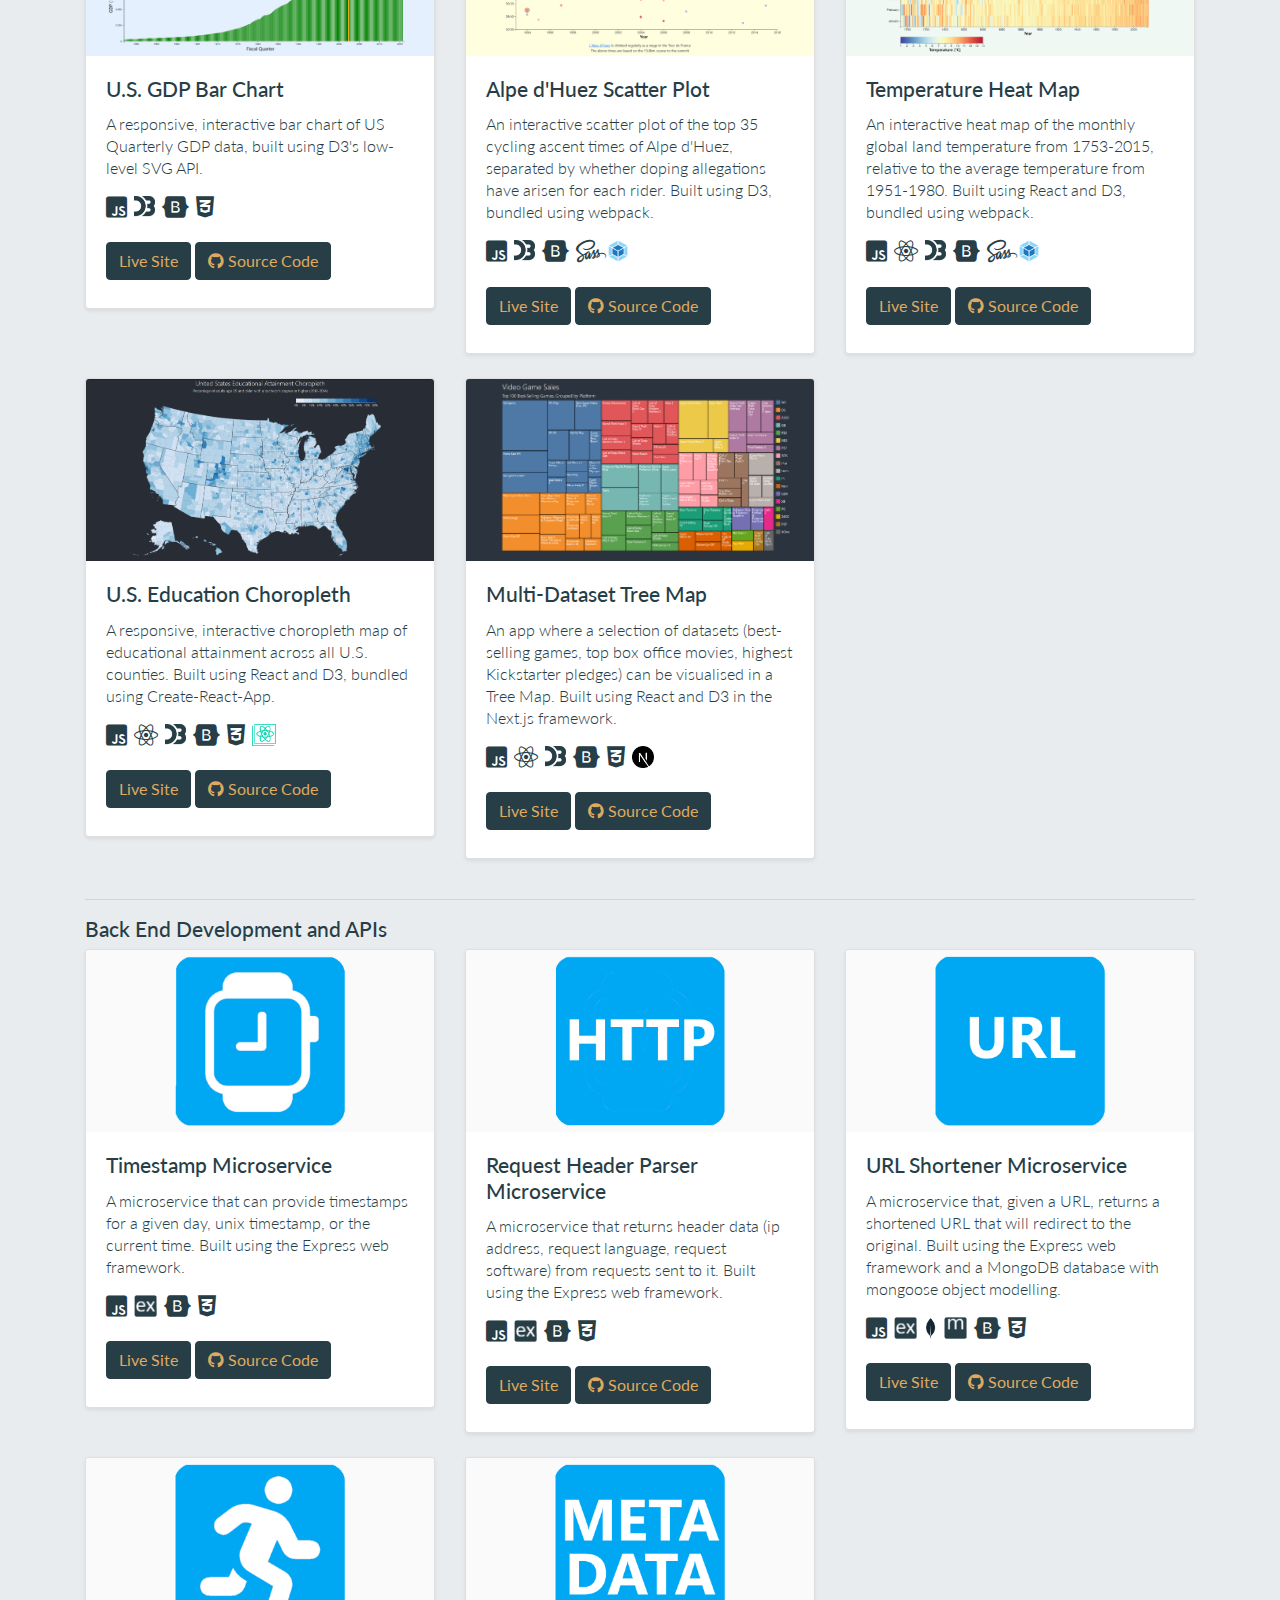
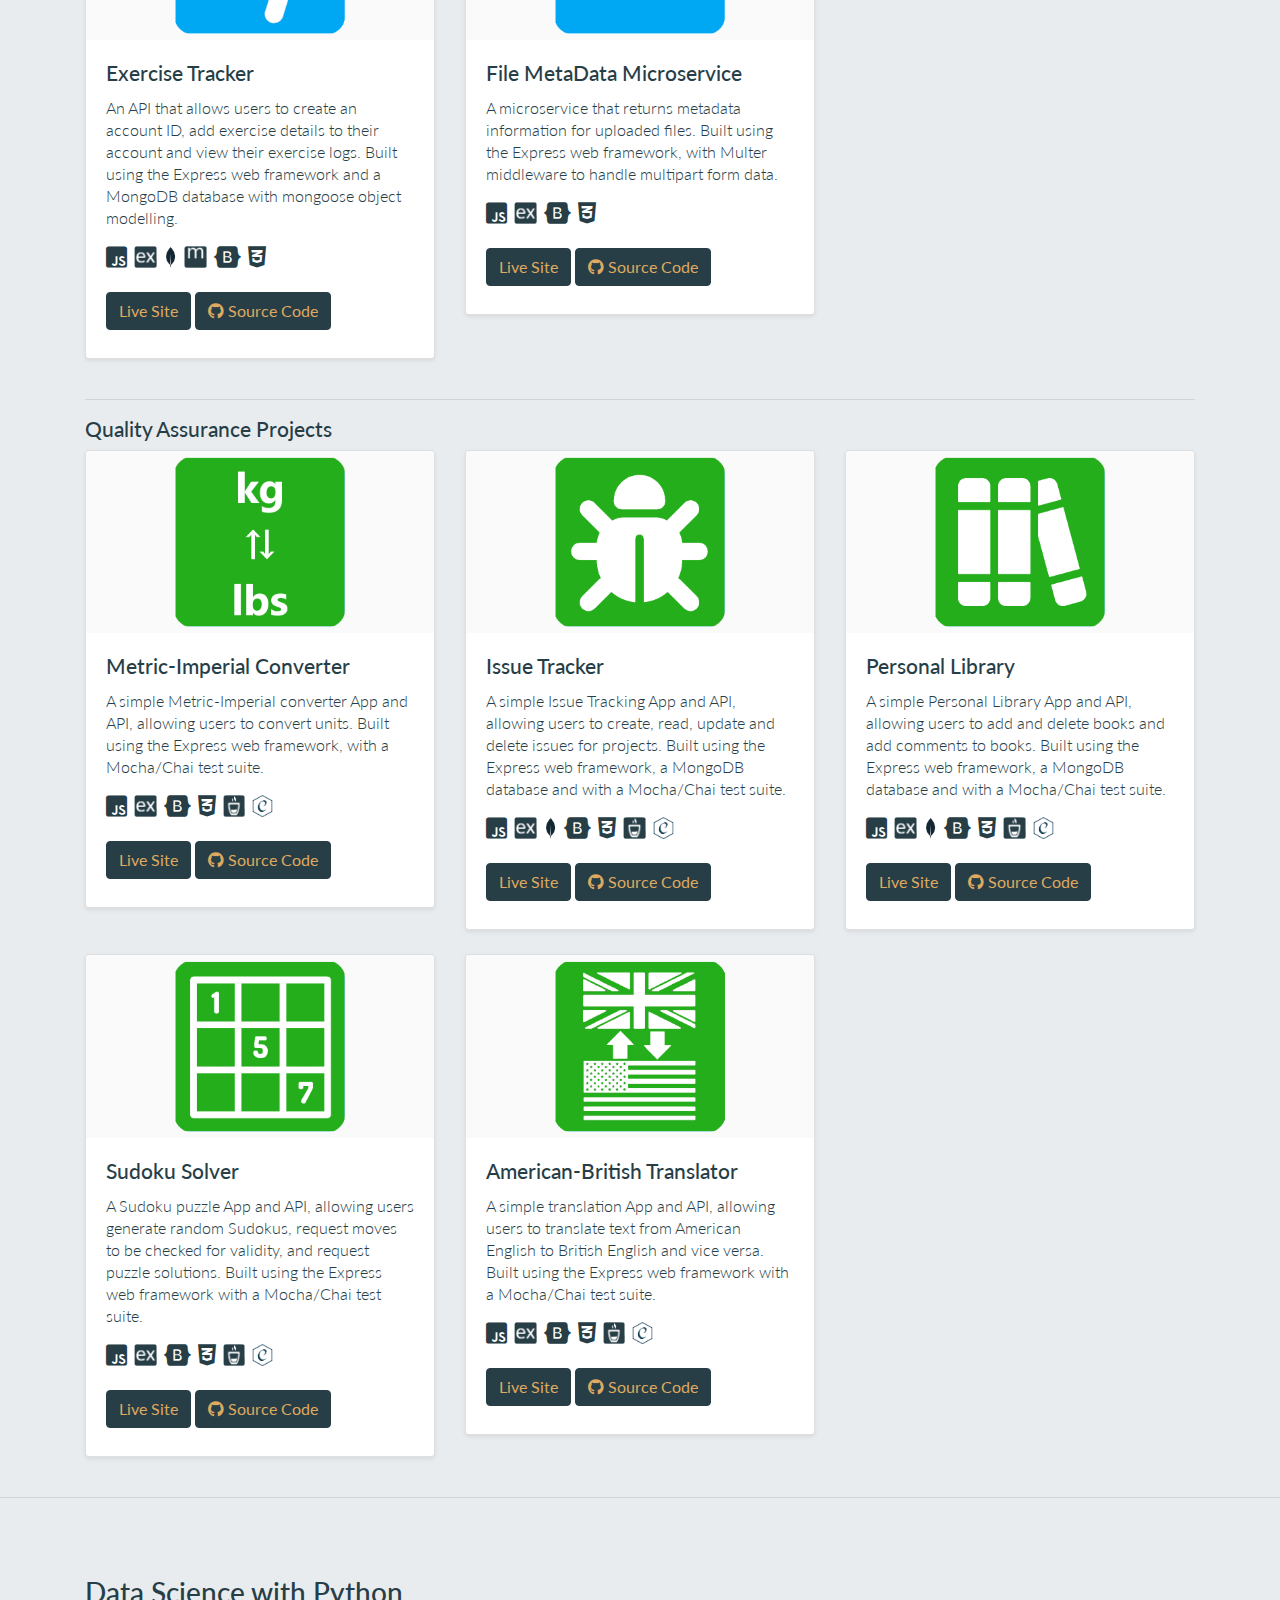
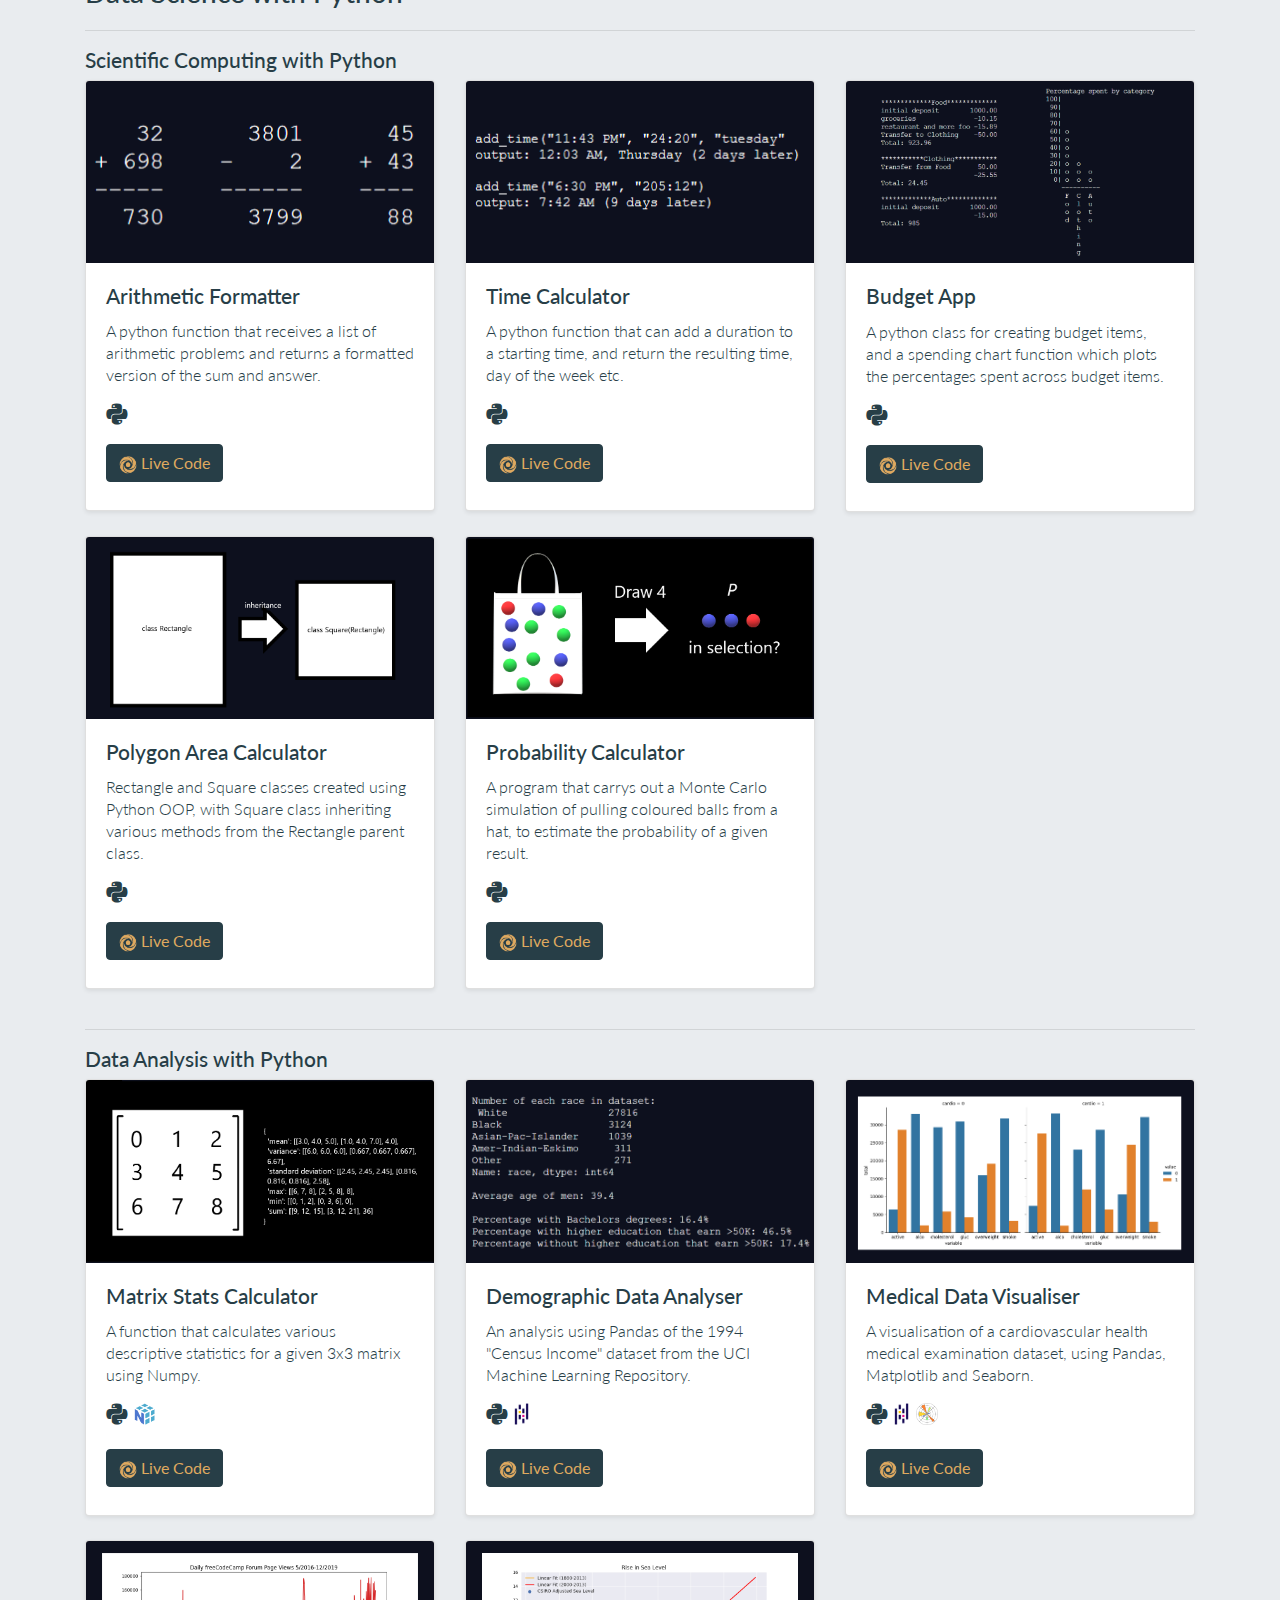
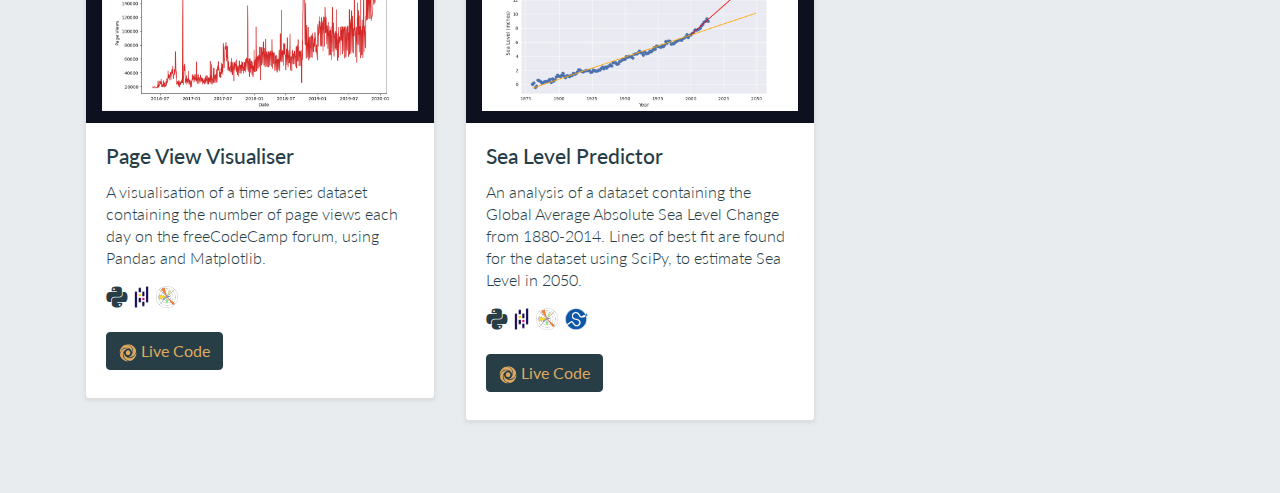
<file: fcc_projects.html>
<!DOCTYPE html>
<html lang="en">
  <head>
    <meta charset="utf-8" />
    <meta
      name="viewport"
      content="width=device-width, initial-scale=1, shrink-to-fit=no"
    />
    <!--Bootstrap, StyleSheets and Fonts -->
    <link
      href="https://fonts.googleapis.com/css?family=Lato:100,300,400&display=swap"
      rel="stylesheet"
    />
    <link
      rel="stylesheet"
      href="https://use.fontawesome.com/releases/v5.8.0/css/all.css"
    />
    <link
      rel="stylesheet"
      href="https://stackpath.bootstrapcdn.com/bootstrap/4.3.1/css/bootstrap.min.css"
      integrity="sha384-ggOyR0iXCbMQv3Xipma34MD+dH/1fQ784/j6cY/iJTQUOhcWr7x9JvoRxT2MZw1T"
      crossorigin="anonymous"
    />
    <link rel="stylesheet" href="main.css" />
    <!-- Favicons -->
    <link
      rel="apple-touch-icon"
      sizes="180x180"
      href="assets/favicons/apple-touch-icon.png"
    />
    <link
      rel="icon"
      type="image/png"
      sizes="32x32"
      href="assets/favicons/favicon-32x32.png"
    />
    <link
      rel="icon"
      type="image/png"
      sizes="16x16"
      href="assets/favicons/favicon-16x16.png"
    />
    <link rel="manifest" href="assets/favicons/site.webmanifest" />
    <!-- Page Title -->
    <title>PLCoster's FreeCodeCamp Projects</title>
  </head>
  <body>
    <header>
      <nav class="navbar navbar-expand-md navbar-dark fixed-top" id="navbar">
        <a class="navbar-brand" id="logo" href="index.html">Paul L. Coster </a>
        <!--Navbar buttons-->
        <button
          class="navbar-toggler"
          type="button"
          data-toggle="collapse"
          data-target="#navbarSupportedContent"
          aria-controls="navbarSupportedContent"
          aria-expanded="false"
          aria-label="Toggle navigation"
        >
          <span class="navbar-toggler-icon"></span>
        </button>

        <div class="collapse navbar-collapse" id="navbarSupportedContent">
          <ul class="navbar-nav mr-auto">
            <li class="nav-item">
              <a class="nav-link" href="index.html"
                >Home <span class="sr-only">(current)</span></a
              >
            </li>
            <li class="nav-item">
              <a class="nav-link" href="about.html">About</a>
            </li>
            <li class="nav-item active">
              <a class="nav-link" href="projects.html">Projects</a>
            </li>
            <li class="nav-item">
              <a class="nav-link" href="blog.html">Blog</a>
            </li>
            <li class="nav-item">
              <a class="nav-link" href="https://github.com/PLCoster"
                ><i class="fab fa-github"></i> Github</a
              >
            </li>
            <li class="nav-item" id="test">
              <a
                class="nav-link"
                href="https://uk.linkedin.com/in/paul-coster-a29b3948"
                ><i class="fab fa-linkedin"> </i> LinkedIn</a
              >
            </li>
          </ul>
        </div>
      </nav>
    </header>

    <!--Main Page Content-->

    <main role="main">
      <section class="jumbotron text-left">
        <div class="container">
          <h1>FreeCodeCamp Projects</h1>
          <p class="lead">
            Here are some of the projects I have completed for
            <a href="https://www.freecodecamp.org/">freeCodeCamp's</a> Full
            Stack Javascript Certification, and freeCodeCamp's Data Science with
            Python Curriculum:
          </p>
          <p>
            <a id="javascript" href="projects.html" class="btn btn-primary my-2"
              >Back to All Projects</a
            >
          </p>
        </div>
      </section>

      <div class="album py-5">
        <!-- Front End Libs Projects -->
        <div class="container">
          <h2>Full Stack Javascript</h2>
          <hr />

          <h3>Front End Libraries</h3>
          <div class="row">
            <div class="col-lg-4 col-md-6 col-sm-6 col-xs-12">
              <div class="card mb-4 shadow-sm">
                <img
                  src="assets/Projects/fcc/frontendlibs_1.png"
                  class="card-img-top"
                  alt="Front End Libs Project 1 - A Simpsons Random Quote Generator"
                />
                <div class="card-body">
                  <h3 class="card-title">Random Quote Generator</h3>
                  <p class="card-text">
                    A simple Simpson's-themed random quote generator that
                    accesses random Simpson's quotes using an API and displays
                    them on screen.
                  </p>
                  <p class="tech-icons">
                    <i class="fab fa-js-square" title="JavaScript"></i>
                    <i class="fab fa-html5" title="HTML5"></i>
                    <i class="fab fa-css3-alt" title="CSS3"></i>
                  </p>
                  <div
                    class="d-flex justify-content-between align-items-center"
                  ></div>
                  <div class="btn-group">
                    <a
                      href="https://plcoster.github.io/fcc_frontendlibs_project1/"
                      class="btn btn-primary my-2"
                      >Live Site</a
                    >
                  </div>
                  <div class="btn-group">
                    <a
                      href="https://github.com/PLCoster/fcc_frontendlibs_project1"
                      class="btn btn-primary my-2"
                      ><i class="fab fa-github"></i> Source Code
                    </a>
                  </div>
                </div>
              </div>
            </div>

            <div class="col-lg-4 col-md-6 col-sm-6 col-xs-12">
              <div class="card mb-4 shadow-sm">
                <img
                  src="assets/Projects/fcc/frontendlibs_2.png"
                  class="card-img-top"
                  alt="Front End Libs Project 2 - Markdown Previewer"
                />
                <div class="card-body">
                  <h3 class="card-title">Markdown Previewer</h3>
                  <p class="card-text">
                    A handy application where users can type GitHub markdown
                    into an editor and see a live preview of the resulting HTML.
                    Built using React.
                  </p>
                  <p class="tech-icons">
                    <i class="fab fa-js-square" title="JavaScript"></i>
                    <i class="fab fa-react" title="React"></i>
                    <i class="fab fa-bootstrap" title="Bootstrap"></i>
                    <i class="fab fa-css3-alt" title="CSS3"></i>
                  </p>
                  <div
                    class="d-flex justify-content-between align-items-center"
                  ></div>
                  <div class="btn-group">
                    <a
                      href="https://plcoster.github.io/fcc_frontendlibs_project2/"
                      class="btn btn-primary my-2"
                      >Live Site</a
                    >
                  </div>
                  <div class="btn-group">
                    <a
                      href="https://github.com/PLCoster/fcc_frontendlibs_project2"
                      class="btn btn-primary my-2"
                      ><i class="fab fa-github"></i> Source Code
                    </a>
                  </div>
                </div>
              </div>
            </div>

            <div class="col-lg-4 col-md-6 col-sm-6 col-xs-12">
              <div class="card mb-4 shadow-sm">
                <img
                  src="assets/Projects/fcc/frontendlibs_3.png"
                  class="card-img-top"
                  alt="Front End Libs Project 3 - Drum Machine"
                />
                <div class="card-body">
                  <h3 class="card-title">Drum Machine</h3>
                  <p class="card-text">
                    An interactive Drum Machine where users can play, record and
                    playback a drum track of their own design. Built using
                    React, bundled using webpack.
                  </p>
                  <p class="tech-icons">
                    <i class="fab fa-js-square" title="JavaScript"></i>
                    <i class="fab fa-react" title="React"></i>
                    <i class="fab fa-bootstrap" title="Bootstrap"></i>
                    <i class="fab fa-sass" title="Sass"></i
                    ><img
                      class="larger"
                      src="assets/Icons/webpack.png"
                      title="Webpack"
                      alt="Webpack Logo"
                    />
                  </p>
                  <div
                    class="d-flex justify-content-between align-items-center"
                  ></div>
                  <div class="btn-group">
                    <a
                      href="https://plcoster.github.io/fcc_frontendlibs_project3/"
                      class="btn btn-primary my-2"
                      >Live Site</a
                    >
                  </div>
                  <div class="btn-group">
                    <a
                      href="https://github.com/PLCoster/fcc_frontendlibs_project3"
                      class="btn btn-primary my-2"
                      ><i class="fab fa-github"></i> Source Code
                    </a>
                  </div>
                </div>
              </div>
            </div>

            <div class="col-lg-4 col-md-6 col-sm-6 col-xs-12">
              <div class="card mb-4 shadow-sm">
                <img
                  src="assets/Projects/fcc/frontendlibs_4.png"
                  class="card-img-top"
                  alt="Front End Libs Project 4 - Calculator"
                />
                <div class="card-body">
                  <h3 class="card-title">Calculator</h3>
                  <p class="card-text">
                    A basic calculator app where users can enter calculations
                    and view the results. Built using React with a Create React
                    App template.
                  </p>
                  <p class="tech-icons">
                    <i class="fab fa-js-square" title="JavaScript"></i>
                    <i class="fab fa-react" title="React"></i>
                    <i class="fab fa-bootstrap" title="Bootstrap"></i>
                    <i class="fab fa-css3-alt" title="CSS3"></i>
                    <img
                      src="assets/Icons/create-react-app.png"
                      title="Create-React-App"
                      alt="Create-React-App Logo"
                    />
                  </p>
                  <div
                    class="d-flex justify-content-between align-items-center"
                  ></div>
                  <div class="btn-group">
                    <a
                      href="https://plcoster.github.io/fcc_frontendlibs_project4/"
                      class="btn btn-primary my-2"
                      >Live Site</a
                    >
                  </div>
                  <div class="btn-group">
                    <a
                      href="https://github.com/PLCoster/fcc_frontendlibs_project4"
                      class="btn btn-primary my-2"
                      ><i class="fab fa-github"></i> Source Code
                    </a>
                  </div>
                </div>
              </div>
            </div>

            <div class="col-lg-4 col-md-6 col-sm-6 col-xs-12">
              <div class="card mb-4 shadow-sm">
                <img
                  src="assets/Projects/fcc/frontendlibs_5.png"
                  class="card-img-top"
                  alt="Front End Libs Project 5 - 25 + 5 Clock"
                />
                <div class="card-body">
                  <h3 class="card-title">25 + 5 Timer</h3>
                  <p class="card-text">
                    A Pomodoro Timer app, allowing users to focus on tasks with
                    regular short breaks. Built using React in the Next.js
                    framework.
                  </p>
                  <p class="tech-icons">
                    <i class="fab fa-js-square" title="JavaScript"></i>
                    <i class="fab fa-react" title="React"></i>
                    <i class="fab fa-bootstrap" title="Bootstrap"></i>
                    <i class="fab fa-css3-alt" title="CSS3"></i>
                    <img
                      src="assets/Icons/nextjs.png"
                      title="Next.js"
                      alt="Next.js Logo"
                    />
                  </p>
                  <div
                    class="d-flex justify-content-between align-items-center"
                  ></div>
                  <div class="btn-group">
                    <a
                      href="https://plcoster.github.io/fcc_frontendlibs_project5/"
                      class="btn btn-primary my-2"
                      >Live Site</a
                    >
                  </div>
                  <div class="btn-group">
                    <a
                      href="https://github.com/PLCoster/fcc_frontendlibs_project5"
                      class="btn btn-primary my-2"
                      ><i class="fab fa-github"></i> Source Code
                    </a>
                  </div>
                </div>
              </div>
            </div>
          </div>

          <hr />

          <!-- Data Visualisation Projects -->
          <h3>Data Visualisation</h3>
          <div class="row">
            <div class="col-lg-4 col-md-6 col-sm-6 col-xs-12">
              <div class="card mb-4 shadow-sm">
                <img
                  src="assets/Projects/fcc/datavis_1.png"
                  class="card-img-top"
                  alt="Data Visualisation Project 1 - U.S. GDP Bar Chart"
                />
                <div class="card-body">
                  <h3 class="card-title">U.S. GDP Bar Chart</h3>
                  <p class="card-text">
                    A responsive, interactive bar chart of US Quarterly GDP
                    data, built using D3's low-level SVG API.
                  </p>
                  <p class="tech-icons">
                    <i class="fab fa-js-square" title="JavaScript"></i>
                    <img
                      src="assets/Icons/d3.png"
                      title="D3.js"
                      alt="D3.js Logo"
                    />
                    <i class="fab fa-bootstrap" title="Bootstrap"></i>
                    <i class="fab fa-css3-alt" title="CSS3"></i>
                  </p>
                  <div
                    class="d-flex justify-content-between align-items-center"
                  ></div>
                  <div class="btn-group">
                    <a
                      href="https://plcoster.github.io/fcc_datavis_project1/"
                      class="btn btn-primary my-2"
                      >Live Site</a
                    >
                  </div>
                  <div class="btn-group">
                    <a
                      href="https://github.com/PLCoster/fcc_datavis_project1"
                      class="btn btn-primary my-2"
                      ><i class="fab fa-github"></i> Source Code
                    </a>
                  </div>
                </div>
              </div>
            </div>

            <div class="col-lg-4 col-md-6 col-sm-6 col-xs-12">
              <div class="card mb-4 shadow-sm">
                <img
                  src="assets/Projects/fcc/datavis_2.png"
                  class="card-img-top"
                  alt="Data Visualisation Project 2 - Cycling Race Times"
                />
                <div class="card-body">
                  <h3 class="card-title">Alpe d'Huez Scatter Plot</h3>
                  <p class="card-text">
                    An interactive scatter plot of the top 35 cycling ascent
                    times of Alpe d'Huez, separated by whether doping
                    allegations have arisen for each rider. Built using D3,
                    bundled using webpack.
                  </p>
                  <p class="tech-icons">
                    <i class="fab fa-js-square" title="JavaScript"></i>
                    <img
                      src="assets/Icons/d3.png"
                      title="D3.js"
                      alt="D3.js Logo"
                    />
                    <i class="fab fa-bootstrap" title="Bootstrap"></i>
                    <i class="fab fa-sass" title="Sass"></i
                    ><img
                      class="larger"
                      src="assets/Icons/webpack.png"
                      title="Webpack"
                      alt="Webpack Logo"
                    />
                  </p>
                  <div
                    class="d-flex justify-content-between align-items-center"
                  ></div>
                  <div class="btn-group">
                    <a
                      href="https://plcoster.github.io/fcc_datavis_project2/"
                      class="btn btn-primary my-2"
                      >Live Site</a
                    >
                  </div>
                  <div class="btn-group">
                    <a
                      href="https://github.com/PLCoster/fcc_datavis_project2"
                      class="btn btn-primary my-2"
                      ><i class="fab fa-github"></i> Source Code
                    </a>
                  </div>
                </div>
              </div>
            </div>

            <div class="col-lg-4 col-md-6 col-sm-6 col-xs-12">
              <div class="card mb-4 shadow-sm">
                <img
                  src="assets/Projects/fcc/datavis_3.png"
                  class="card-img-top"
                  alt="Data Visualisation Project 3 - Monthly Temperature Heat Map (1753-2015)"
                />
                <div class="card-body">
                  <h3 class="card-title">Temperature Heat Map</h3>
                  <p class="card-text">
                    An interactive heat map of the monthly global land
                    temperature from 1753-2015, relative to the average
                    temperature from 1951-1980. Built using React and D3,
                    bundled using webpack.
                  </p>
                  <p class="tech-icons">
                    <i class="fab fa-js-square" title="JavaScript"></i>
                    <i class="fab fa-react" title="React"></i>
                    <img
                      src="assets/Icons/d3.png"
                      title="D3.js"
                      alt="D3.js Logo"
                    />
                    <i class="fab fa-bootstrap" title="Bootstrap"></i>
                    <i class="fab fa-sass" title="Sass"></i
                    ><img
                      class="larger"
                      src="assets/Icons/webpack.png"
                      title="Webpack"
                      alt="Webpack Logo"
                    />
                  </p>
                  <div
                    class="d-flex justify-content-between align-items-center"
                  ></div>
                  <div class="btn-group">
                    <a
                      href="https://plcoster.github.io/fcc_datavis_project3/"
                      class="btn btn-primary my-2"
                      >Live Site</a
                    >
                  </div>
                  <div class="btn-group">
                    <a
                      href="https://github.com/PLCoster/fcc_datavis_project3"
                      class="btn btn-primary my-2"
                      ><i class="fab fa-github"></i> Source Code
                    </a>
                  </div>
                </div>
              </div>
            </div>

            <div class="col-lg-4 col-md-6 col-sm-6 col-xs-12">
              <div class="card mb-4 shadow-sm">
                <img
                  src="assets/Projects/fcc/datavis_4.png"
                  class="card-img-top"
                  alt="Data Visualisation Project 4 - US Educational Attainment Choropleth (2010-2014)"
                />
                <div class="card-body">
                  <h3 class="card-title">U.S. Education Choropleth</h3>
                  <p class="card-text">
                    A responsive, interactive choropleth map of educational
                    attainment across all U.S. counties. Built using React and
                    D3, bundled using Create-React-App.
                  </p>
                  <p class="tech-icons">
                    <i class="fab fa-js-square" title="JavaScript"></i>
                    <i class="fab fa-react" title="React"></i>
                    <img
                      src="assets/Icons/d3.png"
                      title="D3.js"
                      alt="D3.js Logo"
                    />
                    <i class="fab fa-bootstrap" title="Bootstrap"></i>
                    <i class="fab fa-css3-alt" title="CSS3"></i>
                    <img
                      src="assets/Icons/create-react-app.png"
                      title="Create-React-App"
                      alt="Create-React-App Logo"
                    />
                  </p>
                  <div
                    class="d-flex justify-content-between align-items-center"
                  ></div>
                  <div class="btn-group">
                    <a
                      href="https://plcoster.github.io/fcc_datavis_project4/"
                      class="btn btn-primary my-2"
                      >Live Site</a
                    >
                  </div>
                  <div class="btn-group">
                    <a
                      href="https://github.com/PLCoster/fcc_datavis_project4"
                      class="btn btn-primary my-2"
                      ><i class="fab fa-github"></i> Source Code
                    </a>
                  </div>
                </div>
              </div>
            </div>

            <div class="col-lg-4 col-md-6 col-sm-6 col-xs-12">
              <div class="card mb-4 shadow-sm">
                <img
                  src="assets/Projects/fcc/datavis_5.png"
                  class="card-img-top"
                  alt="Data Visualisation Project 5 - Tree Map Diagram"
                />
                <div class="card-body">
                  <h3 class="card-title">Multi-Dataset Tree Map</h3>
                  <p class="card-text">
                    An app where a selection of datasets (best-selling games,
                    top box office movies, highest Kickstarter pledges) can be
                    visualised in a Tree Map. Built using React and D3 in the
                    Next.js framework.
                  </p>
                  <p class="tech-icons">
                    <i class="fab fa-js-square" title="JavaScript"></i>
                    <i class="fab fa-react" title="React"></i>
                    <img
                      src="assets/Icons/d3.png"
                      title="D3.js"
                      alt="D3.js Logo"
                    />
                    <i class="fab fa-bootstrap" title="Bootstrap"></i>
                    <i class="fab fa-css3-alt" title="CSS3"></i>
                    <img
                      src="assets/Icons/nextjs.png"
                      title="Next.js"
                      alt="Next.js Logo"
                    />
                  </p>
                  <div
                    class="d-flex justify-content-between align-items-center"
                  ></div>
                  <div class="btn-group">
                    <a
                      href="https://plcoster.github.io/fcc_datavis_project5/"
                      class="btn btn-primary my-2"
                      >Live Site</a
                    >
                  </div>
                  <div class="btn-group">
                    <a
                      href="https://github.com/PLCoster/fcc_datavis_project5"
                      class="btn btn-primary my-2"
                      ><i class="fab fa-github"></i> Source Code
                    </a>
                  </div>
                </div>
              </div>
            </div>
          </div>

          <hr />

          <!-- Back End Development Projects -->
          <h3>Back End Development and APIs</h3>
          <div class="row">
            <div class="col-lg-4 col-md-6 col-sm-6 col-xs-12">
              <div class="card mb-4 shadow-sm">
                <img
                  src="assets/Projects/fcc/backend_1.png"
                  class="card-img-top"
                  alt="Back End Project 1 - Timestamp Microservice"
                />
                <div class="card-body">
                  <h3 class="card-title">Timestamp Microservice</h3>
                  <p class="card-text">
                    A microservice that can provide timestamps for a given day,
                    unix timestamp, or the current time. Built using the Express
                    web framework.
                  </p>
                  <p class="tech-icons">
                    <i class="fab fa-js-square" title="JavaScript"></i>
                    <img
                      src="assets/Icons/express.png"
                      title="express.js"
                      alt="express.js Logo"
                    />
                    <i class="fab fa-bootstrap" title="Bootstrap"></i>
                    <i class="fab fa-css3-alt" title="CSS3"></i>
                  </p>
                  <div
                    class="d-flex justify-content-between align-items-center"
                  ></div>
                  <div class="btn-group">
                    <a
                      href="https://fcc-backend-project1.plcoster.repl.co/"
                      class="btn btn-primary my-2"
                      >Live Site</a
                    >
                  </div>
                  <div class="btn-group">
                    <a
                      href="https://github.com/PLCoster/fcc_backend_project1"
                      class="btn btn-primary my-2"
                      ><i class="fab fa-github"></i> Source Code
                    </a>
                  </div>
                </div>
              </div>
            </div>

            <div class="col-lg-4 col-md-6 col-sm-6 col-xs-12">
              <div class="card mb-4 shadow-sm">
                <img
                  src="assets/Projects/fcc/backend_2.png"
                  class="card-img-top"
                  alt="Back End Project 2 - Request Header Parser"
                />
                <div class="card-body">
                  <h3 class="card-title">Request Header Parser Microservice</h3>
                  <p class="card-text">
                    A microservice that returns header data (ip address, request
                    language, request software) from requests sent to it. Built
                    using the Express web framework.
                  </p>
                  <p class="tech-icons">
                    <i class="fab fa-js-square" title="JavaScript"></i>
                    <img
                      src="assets/Icons/express.png"
                      title="express.js"
                      alt="express.js Logo"
                    />
                    <i class="fab fa-bootstrap" title="Bootstrap"></i>
                    <i class="fab fa-css3-alt" title="CSS3"></i>
                  </p>
                  <div
                    class="d-flex justify-content-between align-items-center"
                  ></div>
                  <div class="btn-group">
                    <a
                      href="https://fcc-backend-project2.plcoster.repl.co/"
                      class="btn btn-primary my-2"
                      >Live Site</a
                    >
                  </div>
                  <div class="btn-group">
                    <a
                      href="https://github.com/PLCoster/fcc_backend_project2"
                      class="btn btn-primary my-2"
                      ><i class="fab fa-github"></i> Source Code
                    </a>
                  </div>
                </div>
              </div>
            </div>

            <div class="col-lg-4 col-md-6 col-sm-6 col-xs-12">
              <div class="card mb-4 shadow-sm">
                <img
                  src="assets/Projects/fcc/backend_3.png"
                  class="card-img-top"
                  alt="Back End Project 3 - URL Shortener Microservice"
                />
                <div class="card-body">
                  <h3 class="card-title">URL Shortener Microservice</h3>
                  <p class="card-text">
                    A microservice that, given a URL, returns a shortened URL
                    that will redirect to the original. Built using the Express
                    web framework and a MongoDB database with mongoose object
                    modelling.
                  </p>
                  <p class="tech-icons">
                    <i class="fab fa-js-square" title="JavaScript"></i>
                    <img
                      src="assets/Icons/express.png"
                      title="express.js"
                      alt="express.js Logo"
                    />
                    <img
                      src="assets/Icons/mongodb.png"
                      title="MongoDB"
                      alt="MongoDB Logo"
                    />
                    <img
                      src="assets/Icons/mongoose.png"
                      title="mongoose"
                      alt="mongoose Logo"
                    />
                    <i class="fab fa-bootstrap" title="Bootstrap"></i>
                    <i class="fab fa-css3-alt" title="CSS3"></i>
                  </p>
                  <div
                    class="d-flex justify-content-between align-items-center"
                  ></div>
                  <div class="btn-group">
                    <a
                      href="https://fcc-backend-project3.plcoster.repl.co/"
                      class="btn btn-primary my-2"
                      >Live Site</a
                    >
                  </div>
                  <div class="btn-group">
                    <a
                      href="https://github.com/PLCoster/fcc_backend_project3"
                      class="btn btn-primary my-2"
                      ><i class="fab fa-github"></i> Source Code
                    </a>
                  </div>
                </div>
              </div>
            </div>

            <div class="col-lg-4 col-md-6 col-sm-6 col-xs-12">
              <div class="card mb-4 shadow-sm">
                <img
                  src="assets/Projects/fcc/backend_4.png"
                  class="card-img-top"
                  alt="Back End Project 4 - Exercise Tracker"
                />
                <div class="card-body">
                  <h3 class="card-title">Exercise Tracker</h3>
                  <p class="card-text">
                    An API that allows users to create an account ID, add
                    exercise details to their account and view their exercise
                    logs. Built using the Express web framework and a MongoDB
                    database with mongoose object modelling.
                  </p>
                  <p class="tech-icons">
                    <i class="fab fa-js-square" title="JavaScript"></i>
                    <img
                      src="assets/Icons/express.png"
                      title="express.js"
                      alt="express.js Logo"
                    />
                    <img
                      src="assets/Icons/mongodb.png"
                      title="MongoDB"
                      alt="MongoDB Logo"
                    />
                    <img
                      src="assets/Icons/mongoose.png"
                      title="mongoose"
                      alt="mongoose Logo"
                    />
                    <i class="fab fa-bootstrap" title="Bootstrap"></i>
                    <i class="fab fa-css3-alt" title="CSS3"></i>
                  </p>
                  <div
                    class="d-flex justify-content-between align-items-center"
                  ></div>
                  <div class="btn-group">
                    <a
                      href="https://fcc-backend-project4.plcoster.repl.co/"
                      class="btn btn-primary my-2"
                      >Live Site</a
                    >
                  </div>
                  <div class="btn-group">
                    <a
                      href="https://github.com/PLCoster/fcc_backend_project4"
                      class="btn btn-primary my-2"
                      ><i class="fab fa-github"></i> Source Code
                    </a>
                  </div>
                </div>
              </div>
            </div>

            <div class="col-lg-4 col-md-6 col-sm-6 col-xs-12">
              <div class="card mb-4 shadow-sm">
                <img
                  src="assets/Projects/fcc/backend_5.png"
                  class="card-img-top"
                  alt="Back End Project 5 - File MetaData Microservice"
                />
                <div class="card-body">
                  <h3 class="card-title">File MetaData Microservice</h3>
                  <p class="card-text">
                    A microservice that returns metadata information for
                    uploaded files. Built using the Express web framework, with
                    Multer middleware to handle multipart form data.
                  </p>
                  <p class="tech-icons">
                    <i class="fab fa-js-square" title="JavaScript"></i>
                    <img
                      src="assets/Icons/express.png"
                      title="express.js"
                      alt="express.js Logo"
                    />
                    <i class="fab fa-bootstrap" title="Bootstrap"></i>
                    <i class="fab fa-css3-alt" title="CSS3"></i>
                  </p>
                  <div
                    class="d-flex justify-content-between align-items-center"
                  ></div>
                  <div class="btn-group">
                    <a
                      href="https://fcc-backend-project5.plcoster.repl.co/"
                      class="btn btn-primary my-2"
                      >Live Site</a
                    >
                  </div>
                  <div class="btn-group">
                    <a
                      href="https://github.com/PLCoster/fcc_backend_project5"
                      class="btn btn-primary my-2"
                      ><i class="fab fa-github"></i> Source Code
                    </a>
                  </div>
                </div>
              </div>
            </div>
          </div>

          <hr />

          <!-- QA Projects -->
          <h3>Quality Assurance Projects</h3>
          <div class="row">
            <div class="col-lg-4 col-md-6 col-sm-6 col-xs-12">
              <div class="card mb-4 shadow-sm">
                <img
                  src="assets/Projects/fcc/qa_1.png"
                  class="card-img-top"
                  alt="QA Project 1 - Metric-Imperial Converter"
                />
                <div class="card-body">
                  <h3 class="card-title">Metric-Imperial Converter</h3>
                  <p class="card-text">
                    A simple Metric-Imperial converter App and API, allowing
                    users to convert units. Built using the Express web
                    framework, with a Mocha/Chai test suite.
                  </p>
                  <p class="tech-icons">
                    <i class="fab fa-js-square" title="JavaScript"></i>
                    <img
                      src="assets/Icons/express.png"
                      title="express.js"
                      alt="express.js Logo"
                    />
                    <i class="fab fa-bootstrap" title="Bootstrap"></i>
                    <i class="fab fa-css3-alt" title="CSS3"></i>
                    <img
                      src="assets/Icons/mocha.png"
                      title="mocha.js"
                      alt="mocha.js Logo"
                    />
                    <img
                      src="assets/Icons/chai.png"
                      title="chai.js"
                      alt="chai.js Logo"
                    />
                  </p>
                  <div
                    class="d-flex justify-content-between align-items-center"
                  ></div>
                  <div class="btn-group">
                    <a
                      href="https://fcc-qa-project1.plcoster.repl.co/"
                      class="btn btn-primary my-2"
                      >Live Site</a
                    >
                  </div>
                  <div class="btn-group">
                    <a
                      href="https://github.com/PLCoster/fcc_qa_project1"
                      class="btn btn-primary my-2"
                      ><i class="fab fa-github"></i> Source Code
                    </a>
                  </div>
                </div>
              </div>
            </div>

            <div class="col-lg-4 col-md-6 col-sm-6 col-xs-12">
              <div class="card mb-4 shadow-sm">
                <img
                  src="assets/Projects/fcc/qa_2.png"
                  class="card-img-top"
                  alt="QA Project 2 - Issue Tracker"
                />
                <div class="card-body">
                  <h3 class="card-title">Issue Tracker</h3>
                  <p class="card-text">
                    A simple Issue Tracking App and API, allowing users to
                    create, read, update and delete issues for projects. Built
                    using the Express web framework, a MongoDB database and with
                    a Mocha/Chai test suite.
                  </p>
                  <p class="tech-icons">
                    <i class="fab fa-js-square" title="JavaScript"></i>
                    <img
                      src="assets/Icons/express.png"
                      title="express.js"
                      alt="express.js Logo"
                    />
                    <img
                      src="assets/Icons/mongodb.png"
                      title="MongoDB"
                      alt="MongoDB Logo"
                    />
                    <i class="fab fa-bootstrap" title="Bootstrap"></i>
                    <i class="fab fa-css3-alt" title="CSS3"></i>
                    <img
                      src="assets/Icons/mocha.png"
                      title="mocha.js"
                      alt="mocha.js Logo"
                    />
                    <img
                      src="assets/Icons/chai.png"
                      title="chai.js"
                      alt="chai.js Logo"
                    />
                  </p>
                  <div
                    class="d-flex justify-content-between align-items-center"
                  ></div>
                  <div class="btn-group">
                    <a
                      href="https://fcc-qa-project2.plcoster.repl.co/"
                      class="btn btn-primary my-2"
                      >Live Site</a
                    >
                  </div>
                  <div class="btn-group">
                    <a
                      href="https://github.com/PLCoster/fcc_qa_project2"
                      class="btn btn-primary my-2"
                      ><i class="fab fa-github"></i> Source Code
                    </a>
                  </div>
                </div>
              </div>
            </div>

            <div class="col-lg-4 col-md-6 col-sm-6 col-xs-12">
              <div class="card mb-4 shadow-sm">
                <img
                  src="assets/Projects/fcc/qa_3.png"
                  class="card-img-top"
                  alt="QA Project 3 - Personal Library"
                />
                <div class="card-body">
                  <h3 class="card-title">Personal Library</h3>
                  <p class="card-text">
                    A simple Personal Library App and API, allowing users to add
                    and delete books and add comments to books. Built using the
                    Express web framework, a MongoDB database and with a
                    Mocha/Chai test suite.
                  </p>
                  <p class="tech-icons">
                    <i class="fab fa-js-square" title="JavaScript"></i>
                    <img
                      src="assets/Icons/express.png"
                      title="express.js"
                      alt="express.js Logo"
                    />
                    <img
                      src="assets/Icons/mongodb.png"
                      title="MongoDB"
                      alt="MongoDB Logo"
                    />
                    <i class="fab fa-bootstrap" title="Bootstrap"></i>
                    <i class="fab fa-css3-alt" title="CSS3"></i>
                    <img
                      src="assets/Icons/mocha.png"
                      title="mocha.js"
                      alt="mocha.js Logo"
                    />
                    <img
                      src="assets/Icons/chai.png"
                      title="chai.js"
                      alt="chai.js Logo"
                    />
                  </p>
                  <div
                    class="d-flex justify-content-between align-items-center"
                  ></div>
                  <div class="btn-group">
                    <a
                      href="https://fcc-qa-project3.plcoster.repl.co/"
                      class="btn btn-primary my-2"
                      >Live Site</a
                    >
                  </div>
                  <div class="btn-group">
                    <a
                      href="https://github.com/PLCoster/fcc_qa_project3"
                      class="btn btn-primary my-2"
                      ><i class="fab fa-github"></i> Source Code
                    </a>
                  </div>
                </div>
              </div>
            </div>

            <div class="col-lg-4 col-md-6 col-sm-6 col-xs-12">
              <div class="card mb-4 shadow-sm">
                <img
                  src="assets/Projects/fcc/qa_4.png"
                  class="card-img-top"
                  alt="QA Project 4 - Sudoku Solver"
                />
                <div class="card-body">
                  <h3 class="card-title">Sudoku Solver</h3>
                  <p class="card-text">
                    A Sudoku puzzle App and API, allowing users generate random
                    Sudokus, request moves to be checked for validity, and
                    request puzzle solutions. Built using the Express web
                    framework with a Mocha/Chai test suite.
                  </p>
                  <p class="tech-icons">
                    <i class="fab fa-js-square" title="JavaScript"></i>
                    <img
                      src="assets/Icons/express.png"
                      title="express.js"
                      alt="express.js Logo"
                    />
                    <i class="fab fa-bootstrap" title="Bootstrap"></i>
                    <i class="fab fa-css3-alt" title="CSS3"></i>
                    <img
                      src="assets/Icons/mocha.png"
                      title="mocha.js"
                      alt="mocha.js Logo"
                    />
                    <img
                      src="assets/Icons/chai.png"
                      title="chai.js"
                      alt="chai.js Logo"
                    />
                  </p>
                  <div
                    class="d-flex justify-content-between align-items-center"
                  ></div>
                  <div class="btn-group">
                    <a
                      href="https://fcc-qa-project4.plcoster.repl.co/"
                      class="btn btn-primary my-2"
                      >Live Site</a
                    >
                  </div>
                  <div class="btn-group">
                    <a
                      href="https://github.com/PLCoster/fcc_qa_project4"
                      class="btn btn-primary my-2"
                      ><i class="fab fa-github"></i> Source Code
                    </a>
                  </div>
                </div>
              </div>
            </div>

            <div class="col-lg-4 col-md-6 col-sm-6 col-xs-12">
              <div class="card mb-4 shadow-sm">
                <img
                  src="assets/Projects/fcc/qa_5.png"
                  class="card-img-top"
                  alt="QA Project 5 - American-British Translator"
                />
                <div class="card-body">
                  <h3 class="card-title">American-British Translator</h3>
                  <p class="card-text">
                    A simple translation App and API, allowing users to
                    translate text from American English to British English and
                    vice versa. Built using the Express web framework with a
                    Mocha/Chai test suite.
                  </p>
                  <p class="tech-icons">
                    <i class="fab fa-js-square" title="JavaScript"></i>
                    <img
                      src="assets/Icons/express.png"
                      title="express.js"
                      alt="express.js Logo"
                    />
                    <i class="fab fa-bootstrap" title="Bootstrap"></i>
                    <i class="fab fa-css3-alt" title="CSS3"></i>
                    <img
                      src="assets/Icons/mocha.png"
                      title="mocha.js"
                      alt="mocha.js Logo"
                    />
                    <img
                      src="assets/Icons/chai.png"
                      title="chai.js"
                      alt="chai.js Logo"
                    />
                  </p>
                  <div
                    class="d-flex justify-content-between align-items-center"
                  ></div>
                  <div class="btn-group">
                    <a
                      href="https://fcc-qa-project5.plcoster.repl.co/"
                      class="btn btn-primary my-2"
                      >Live Site</a
                    >
                  </div>
                  <div class="btn-group">
                    <a
                      href="https://github.com/PLCoster/fcc_qa_project5"
                      class="btn btn-primary my-2"
                      ><i class="fab fa-github"></i> Source Code
                    </a>
                  </div>
                </div>
              </div>
            </div>
          </div>
        </div>

        <hr id="python" style="margin-bottom: 50px" />
        <br />

        <!-- Python Projects -->
        <div class="container">
          <h2>Data Science with Python</h2>
          <hr />

          <h3>Scientific Computing with Python</h3>
          <div class="row">
            <div class="col-lg-4 col-md-6 col-sm-6 col-xs-12">
              <div class="card mb-4 shadow-sm">
                <img
                  src="assets/Projects/fcc/scipy_1.png"
                  class="card-img-top"
                  alt="Scientific Python Project 1 - Arithmetic Formatter"
                />
                <div class="card-body">
                  <h3 class="card-title">Arithmetic Formatter</h3>
                  <p class="card-text">
                    A python function that receives a list of arithmetic
                    problems and returns a formatted version of the sum and
                    answer.
                  </p>
                  <p class="tech-icons">
                    <i class="fab fa-python" title="Python"></i>
                  </p>
                  <div
                    class="d-flex justify-content-between align-items-center"
                  ></div>
                  <div class="btn-group">
                    <a
                      href="https://repl.it/@costerpaul/fcc-arithmetic-arranger"
                      class="btn btn-primary my-2"
                      ><img src="assets/Icons/repl.png" style="height: 18px" />
                      Live Code</a
                    >
                  </div>
                </div>
              </div>
            </div>

            <div class="col-lg-4 col-md-6 col-sm-6 col-xs-12">
              <div class="card mb-4 shadow-sm">
                <img
                  src="assets/Projects/fcc/scipy_2.png"
                  class="card-img-top"
                  alt="Scientific Python Project 2 - Time Calculator"
                />
                <div class="card-body">
                  <h3 class="card-title">Time Calculator</h3>
                  <p class="card-text">
                    A python function that can add a duration to a starting
                    time, and return the resulting time, day of the week etc.
                  </p>
                  <p class="tech-icons">
                    <i class="fab fa-python" title="Python"></i>
                  </p>
                  <div
                    class="d-flex justify-content-between align-items-center"
                  ></div>
                  <div class="btn-group">
                    <a
                      href="https://repl.it/@costerpaul/fcc-time-calculator"
                      class="btn btn-primary my-2"
                      ><img src="assets/Icons/repl.png" style="height: 18px" />
                      Live Code</a
                    >
                  </div>
                </div>
              </div>
            </div>

            <div class="col-lg-4 col-md-6 col-sm-6 col-xs-12">
              <div class="card mb-4 shadow-sm">
                <img
                  src="assets/Projects/fcc/scipy_3.png"
                  class="card-img-top"
                  alt="Scientific Python Project 3 - Budget App"
                />
                <div class="card-body">
                  <h3 class="card-title">Budget App</h3>
                  <p class="card-text">
                    A python class for creating budget items, and a spending
                    chart function which plots the percentages spent across
                    budget items.
                  </p>
                  <p class="tech-icons">
                    <i class="fab fa-python" title="Python"></i>
                  </p>
                  <div
                    class="d-flex justify-content-between align-items-center"
                  ></div>
                  <div class="btn-group">
                    <a
                      href="https://repl.it/@costerpaul/fcc-budget-app"
                      class="btn btn-primary my-2"
                      ><img src="assets/Icons/repl.png" style="height: 18px" />
                      Live Code</a
                    >
                  </div>
                </div>
              </div>
            </div>

            <div class="col-lg-4 col-md-6 col-sm-6 col-xs-12">
              <div class="card mb-4 shadow-sm">
                <img
                  src="assets/Projects/fcc/scipy_4.png"
                  class="card-img-top"
                  alt="Scientific Python Project 4 - Polygon Area Calculator"
                />
                <div class="card-body">
                  <h3 class="card-title">Polygon Area Calculator</h3>
                  <p class="card-text">
                    Rectangle and Square classes created using Python OOP, with
                    Square class inheriting various methods from the Rectangle
                    parent class.
                  </p>
                  <p class="tech-icons">
                    <i class="fab fa-python" title="Python"></i>
                  </p>
                  <div
                    class="d-flex justify-content-between align-items-center"
                  ></div>
                  <div class="btn-group">
                    <a
                      href="https://repl.it/@costerpaul/fcc-shape-calculator"
                      class="btn btn-primary my-2"
                      ><img src="assets/Icons/repl.png" style="height: 18px" />
                      Live Code</a
                    >
                  </div>
                </div>
              </div>
            </div>

            <div class="col-lg-4 col-md-6 col-sm-6 col-xs-12">
              <div class="card mb-4 shadow-sm">
                <img
                  src="assets/Projects/fcc/scipy_5.png"
                  class="card-img-top"
                  alt="Scientific Python Project 5 - Probability Calculator"
                />
                <div class="card-body">
                  <h3 class="card-title">Probability Calculator</h3>
                  <p class="card-text">
                    A program that carrys out a Monte Carlo simulation of
                    pulling coloured balls from a hat, to estimate the
                    probability of a given result.
                  </p>
                  <p class="tech-icons">
                    <i class="fab fa-python" title="Python"></i>
                  </p>
                  <div
                    class="d-flex justify-content-between align-items-center"
                  ></div>
                  <div class="btn-group">
                    <a
                      href="https://repl.it/@costerpaul/fcc-probability-calculator"
                      class="btn btn-primary my-2"
                      ><img src="assets/Icons/repl.png" style="height: 18px" />
                      Live Code</a
                    >
                  </div>
                </div>
              </div>
            </div>
          </div>

          <hr />

          <h3>Data Analysis with Python</h3>
          <div class="row">
            <div class="col-lg-4 col-md-6 col-sm-6 col-xs-12">
              <div class="card mb-4 shadow-sm">
                <img
                  src="assets/Projects/fcc/data_1.png"
                  class="card-img-top"
                  alt="Data Analysis Project 1 - Statistic Calculator"
                />
                <div class="card-body">
                  <h3 class="card-title">Matrix Stats Calculator</h3>
                  <p class="card-text">
                    A function that calculates various descriptive statistics
                    for a given 3x3 matrix using Numpy.
                  </p>
                  <p class="tech-icons">
                    <i class="fab fa-python" title="Python"></i>
                    <img src="assets/Icons/numpy.png" title="NumPy" />
                  </p>
                  <div
                    class="d-flex justify-content-between align-items-center"
                  ></div>
                  <div class="btn-group">
                    <a
                      href="https://repl.it/@costerpaul/fcc-mean-var-std"
                      class="btn btn-primary my-2"
                      ><img src="assets/Icons/repl.png" style="height: 18px" />
                      Live Code</a
                    >
                  </div>
                </div>
              </div>
            </div>

            <div class="col-lg-4 col-md-6 col-sm-6 col-xs-12">
              <div class="card mb-4 shadow-sm">
                <img
                  src="assets/Projects/fcc/data_2.png"
                  class="card-img-top"
                  alt="Data Analysis Project 2 - Demographic Analyser"
                />
                <div class="card-body">
                  <h3 class="card-title">Demographic Data Analyser</h3>
                  <p class="card-text">
                    An analysis using Pandas of the 1994 "Census Income" dataset
                    from the UCI Machine Learning Repository.
                  </p>
                  <p class="tech-icons">
                    <i class="fab fa-python" title="Python"></i>
                    <img
                      src="assets/Icons/pandas.png"
                      title="Pandas"
                      alt="Pandas Logo"
                    />
                  </p>
                  <div
                    class="d-flex justify-content-between align-items-center"
                  ></div>
                  <div class="btn-group">
                    <a
                      href="https://repl.it/@costerpaul/fcc-demographic-data-analyzer"
                      class="btn btn-primary my-2"
                      ><img src="assets/Icons/repl.png" style="height: 18px" />
                      Live Code</a
                    >
                  </div>
                </div>
              </div>
            </div>

            <div class="col-lg-4 col-md-6 col-sm-6 col-xs-12">
              <div class="card mb-4 shadow-sm">
                <img
                  src="assets/Projects/fcc/data_3.png"
                  class="card-img-top"
                  alt="Data Analysis Project 3 - Medical Data Visualiser"
                />
                <div class="card-body">
                  <h3 class="card-title">Medical Data Visualiser</h3>
                  <p class="card-text">
                    A visualisation of a cardiovascular health medical
                    examination dataset, using Pandas, Matplotlib and Seaborn.
                  </p>
                  <p class="tech-icons">
                    <i class="fab fa-python" title="Python"></i>
                    <img
                      src="assets/Icons/pandas.png"
                      title="Pandas"
                      alt="Pandas Logo"
                    />
                    <img
                      src="assets/Icons/matplotlib.png"
                      title="Matplotlib"
                      alt="Matplotlib logo"
                    />
                  </p>
                  <div
                    class="d-flex justify-content-between align-items-center"
                  ></div>
                  <div class="btn-group">
                    <a
                      href="https://repl.it/@costerpaul/fcc-medical-data-visualizer"
                      class="btn btn-primary my-2"
                      ><img src="assets/Icons/repl.png" style="height: 18px" />
                      Live Code</a
                    >
                  </div>
                </div>
              </div>
            </div>

            <div class="col-lg-4 col-md-6 col-sm-6 col-xs-12">
              <div class="card mb-4 shadow-sm">
                <img
                  src="assets/Projects/fcc/data_4.png"
                  class="card-img-top"
                  alt="Data Analysis Project 4 - Page View Visualiser"
                />
                <div class="card-body">
                  <h3 class="card-title">Page View Visualiser</h3>
                  <p class="card-text">
                    A visualisation of a time series dataset containing the
                    number of page views each day on the freeCodeCamp forum,
                    using Pandas and Matplotlib.
                  </p>
                  <p class="tech-icons">
                    <i class="fab fa-python" title="Python"></i>
                    <img
                      src="assets/Icons/pandas.png"
                      title="Pandas"
                      alt="Pandas Logo"
                    />
                    <img
                      src="assets/Icons/matplotlib.png"
                      title="Matplotlib"
                      alt="Matplotlib logo"
                    />
                  </p>
                  <div
                    class="d-flex justify-content-between align-items-center"
                  ></div>
                  <div class="btn-group">
                    <a
                      href="https://repl.it/@costerpaul/fcc-time-series-visualizer"
                      class="btn btn-primary my-2"
                      ><img src="assets/Icons/repl.png" style="height: 18px" />
                      Live Code</a
                    >
                  </div>
                </div>
              </div>
            </div>

            <div class="col-lg-4 col-md-6 col-sm-6 col-xs-12">
              <div class="card mb-4 shadow-sm">
                <img
                  src="assets/Projects/fcc/data_5.png"
                  class="card-img-top"
                  alt="Data Analysis Project 5 - Sea Level Predictor"
                />
                <div class="card-body">
                  <h3 class="card-title">Sea Level Predictor</h3>
                  <p class="card-text">
                    An analysis of a dataset containing the Global Average
                    Absolute Sea Level Change from 1880-2014. Lines of best fit
                    are found for the dataset using SciPy, to estimate Sea Level
                    in 2050.
                  </p>
                  <p class="tech-icons">
                    <i class="fab fa-python" title="Python"></i>
                    <img
                      src="assets/Icons/pandas.png"
                      title="Pandas"
                      alt="Pandas Logo"
                    />
                    <img
                      src="assets/Icons/matplotlib.png"
                      title="Matplotlib"
                      alt="Matplotlib logo"
                    />
                    <img
                      src="assets/Icons/scipy.png"
                      title="SciPy"
                      alt="SciPy Logo"
                    />
                  </p>
                  <div
                    class="d-flex justify-content-between align-items-center"
                  ></div>
                  <div class="btn-group">
                    <a
                      href="https://repl.it/@costerpaul/fcc-sea-level-predictor"
                      class="btn btn-primary my-2"
                      ><img src="assets/Icons/repl.png" style="height: 18px" />
                      Live Code</a
                    >
                  </div>
                </div>
              </div>
            </div>
          </div>
        </div>
      </div>
    </main>

    <!--Footer-->

    <footer class="navbar fixed-bottom" id="footer">
      <span class="footer_text">&copy; 2020 P.L.Coster</span>
    </footer>

    <!-- Optional Bootstrap JavaScript -->
    <!-- jQuery first, then Popper.js, then Bootstrap JS -->
    <script
      src="https://code.jquery.com/jquery-3.3.1.slim.min.js"
      integrity="sha384-q8i/X+965DzO0rT7abK41JStQIAqVgRVzpbzo5smXKp4YfRvH+8abtTE1Pi6jizo"
      crossorigin="anonymous"
    ></script>
    <script
      src="https://cdnjs.cloudflare.com/ajax/libs/popper.js/1.14.7/umd/popper.min.js"
      integrity="sha384-UO2eT0CpHqdSJQ6hJty5KVphtPhzWj9WO1clHTMGa3JDZwrnQq4sF86dIHNDz0W1"
      crossorigin="anonymous"
    ></script>
    <script
      src="https://stackpath.bootstrapcdn.com/bootstrap/4.3.1/js/bootstrap.min.js"
      integrity="sha384-JjSmVgyd0p3pXB1rRibZUAYoIIy6OrQ6VrjIEaFf/nJGzIxFDsf4x0xIM+B07jRM"
      crossorigin="anonymous"
    ></script>
  </body>
</html>
</file>
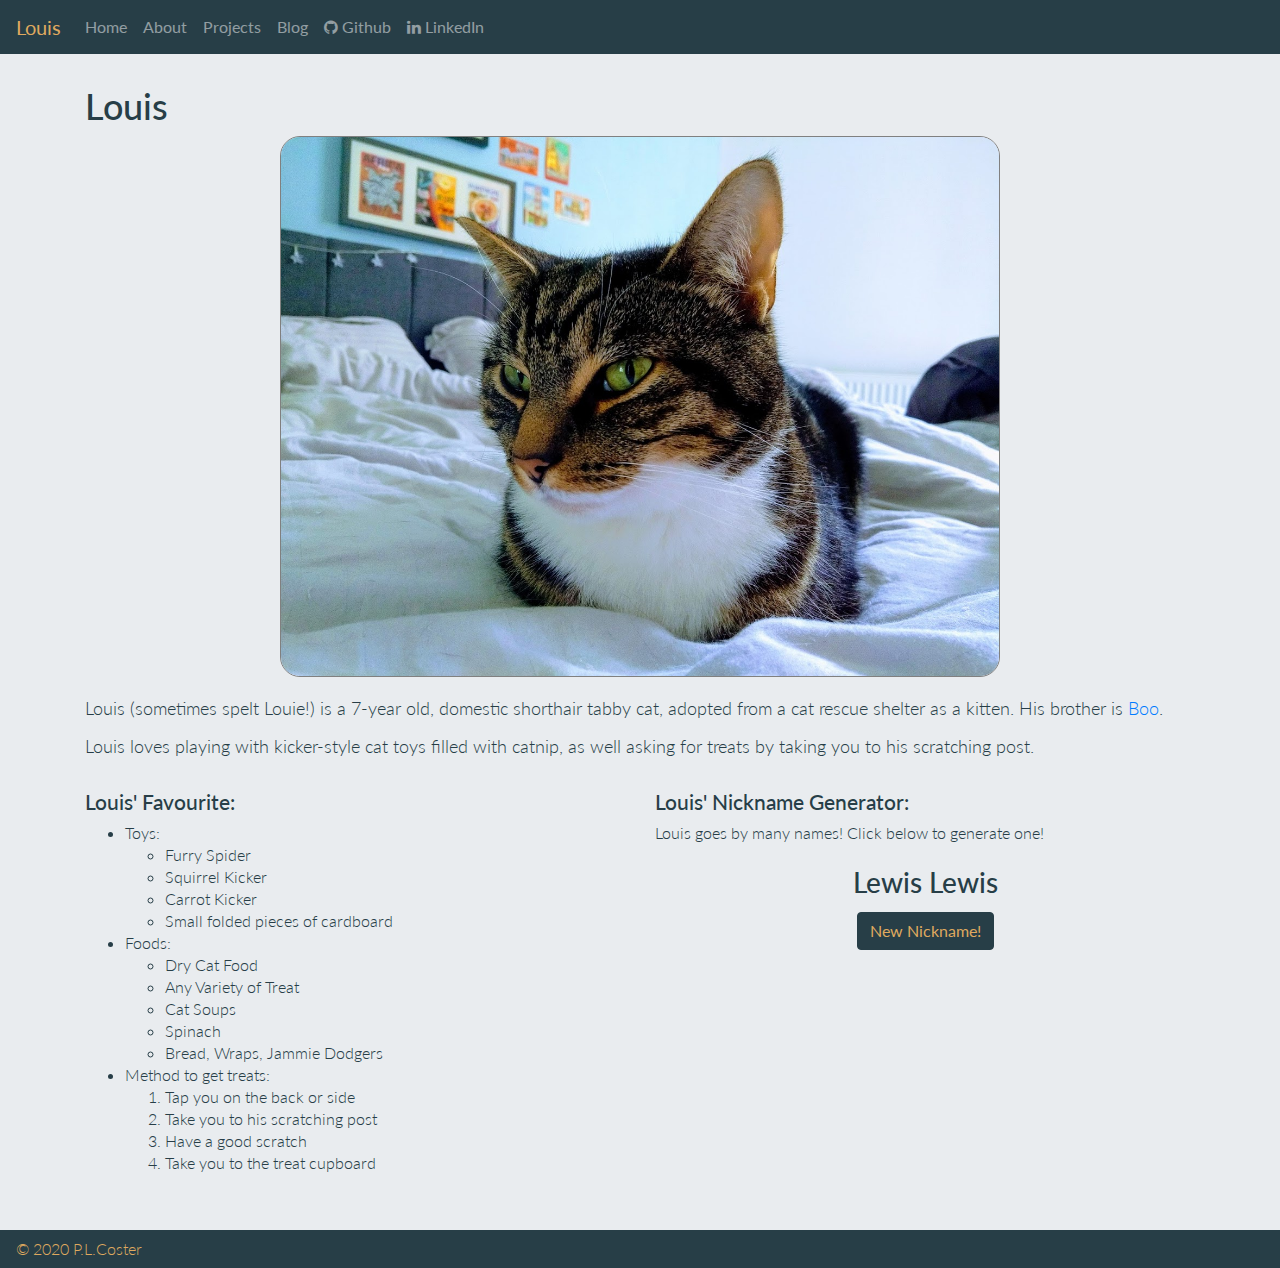
<file: louis.html>
<!DOCTYPE html>
<html lang="en">
    <head>
      <meta charset="utf-8">
      <meta name="viewport" content="width=device-width, initial-scale=1, shrink-to-fit=no">
      <!--Bootstrap, StyleSheets and Fonts -->
      <link href="https://fonts.googleapis.com/css?family=Lato:100,300,400&display=swap" rel="stylesheet">
      <link rel="stylesheet" href="https://cdnjs.cloudflare.com/ajax/libs/font-awesome/4.7.0/css/font-awesome.min.css">
      <link rel="stylesheet" href="https://stackpath.bootstrapcdn.com/bootstrap/4.3.1/css/bootstrap.min.css" integrity="sha384-ggOyR0iXCbMQv3Xipma34MD+dH/1fQ784/j6cY/iJTQUOhcWr7x9JvoRxT2MZw1T" crossorigin="anonymous">
      <link rel="stylesheet" href="main.css">
      <!-- Favicons -->
      <link rel="apple-touch-icon" sizes="180x180" href="assets/favicons/apple-touch-icon.png">
      <link rel="icon" type="image/png" sizes="32x32" href="assets/favicons/favicon-32x32.png">
      <link rel="icon" type="image/png" sizes="16x16" href="assets/favicons/favicon-16x16.png">
      <link rel="manifest" href="assets/favicons/site.webmanifest">
      <!-- Page Title -->
      <title>Louis</title>
    </head>
    <body>
      <header>
        <nav class="navbar navbar-expand-md navbar-dark fixed-top" id="navbar">
          <a class="navbar-brand" id="logo" href="index.html">Louis </a>
          <!--Navbar buttons-->
          <button class="navbar-toggler" type="button" data-toggle="collapse" data-target="#navbarSupportedContent" aria-controls="navbarSupportedContent" aria-expanded="false" aria-label="Toggle navigation">
          <span class="navbar-toggler-icon"></span>
          </button>

          <div class="collapse navbar-collapse" id="navbarSupportedContent">
            <ul class="navbar-nav mr-auto">
              <li class="nav-item">
                <a class="nav-link" href="index.html">Home <span class="sr-only">(current)</span></a>
              </li>
              <li class="nav-item">
                <a class="nav-link" href="about.html">About</a>
              </li>
              <li class="nav-item">
                <a class="nav-link" href="projects.html">Projects</a>
              </li>
              <li class="nav-item">
                <a class="nav-link" href="blog.html">Blog</a>
              </li>
              <li class="nav-item">
                <a class="nav-link" href=https://github.com/PLCoster><i class="fa fa-github"></i> Github</a>
              </li>
              <li class="nav-item" id="test">
                <a class="nav-link" href="https://uk.linkedin.com/in/paul-coster-a29b3948"><i class="fa fa-linkedin"> </i> LinkedIn</a>
              </li>
            </ul>
          </div>
        </nav>
      </header>

      <!--Main Page Content-->

      <main role="main">

        <section class="jumbotron text-left ">
          <div class="container">
            <h1>Louis</h1>
            <img class="cat-img" src="assets/louis_profile.png" alt="A tabby and white cat with green eyes sitting on a bed">
            <p class="lead"> Louis (sometimes spelt Louie!) is a 7-year old, domestic shorthair tabby cat, adopted from a cat rescue shelter as a kitten. His brother is <a href="boo.html">Boo</a>.</p>
            <p class="lead"> Louis loves playing with kicker-style cat toys filled with catnip, as well asking for treats by taking you to his scratching post.</p>
          </div>
        </section>

        <div class="container">
          <div class="row cat-info">
            <div class="col-sm-6">
              <h3>Louis' Favourite:</h3>
              <ul>
                <li>Toys:
                  <ul>
                    <li>Furry Spider</li>
                    <li>Squirrel Kicker</li>
                    <li>Carrot Kicker</li>
                    <li>Small folded pieces of cardboard</li>
                  </ul>
                </li>
                <li>Foods:
                  <ul>
                    <li>Dry Cat Food</li>
                    <li>Any Variety of Treat</li>
                    <li>Cat Soups</li>
                    <li>Spinach</li>
                    <li>Bread, Wraps, Jammie Dodgers</li>
                  </ul>
                  <li>Method to get treats:
                    <ol>
                      <li>Tap you on the back or side</li>
                      <li>Take you to his scratching post</li>
                      <li>Have a good scratch</li>
                      <li>Take you to the treat cupboard</li>
                    </ul>
                </li>
              </ul>
            </div>
            <div class="col-sm-6 nickname-gen">
              <h3>Louis' Nickname Generator:</h3>
              <p>Louis goes by many names! Click below to generate one!</p>
              <div class="text-center">
                <h2 class="nickname">Lou-Lou</h2>
                <a href="#" class="btn btn-primary new-nick">New Nickname!</a>
              </div>
            </div>
          </div>
        </div>
      </main>

      <!--Footer-->

      <footer class="navbar" id="footer">
          <span class="footer_text">&copy; 2020 P.L.Coster</span>
      </footer>

      <!-- Optional Bootstrap JavaScript -->
      <!-- jQuery first, then Popper.js, then Bootstrap JS -->
      <script src="https://code.jquery.com/jquery-3.3.1.slim.min.js" integrity="sha384-q8i/X+965DzO0rT7abK41JStQIAqVgRVzpbzo5smXKp4YfRvH+8abtTE1Pi6jizo" crossorigin="anonymous"></script>
      <script src="https://cdnjs.cloudflare.com/ajax/libs/popper.js/1.14.7/umd/popper.min.js" integrity="sha384-UO2eT0CpHqdSJQ6hJty5KVphtPhzWj9WO1clHTMGa3JDZwrnQq4sF86dIHNDz0W1" crossorigin="anonymous"></script>
      <script src="https://stackpath.bootstrapcdn.com/bootstrap/4.3.1/js/bootstrap.min.js" integrity="sha384-JjSmVgyd0p3pXB1rRibZUAYoIIy6OrQ6VrjIEaFf/nJGzIxFDsf4x0xIM+B07jRM" crossorigin="anonymous"></script>

      <!-- Random Louis Name Generator-->
      <script>

        const names = ["Lou-lou", "Tiger Man", "Buddy", "Lewis", "Lewis Lewis", "Cheeky Man", "Louis", "Louie", "Mushroom", "Rouls", "Nugget", "Bestie"];

        const newNick = function() {
          let num = Math.floor(Math.random() * names.length);

          $(".nickname").text(names[num]);
        }

        $(".new-nick").on("click", function() {
          event.preventDefault();
          newNick();
        });

        $(document).ready(function() {
          newNick();
        });

        </script>
    </body>
</html>
</file>
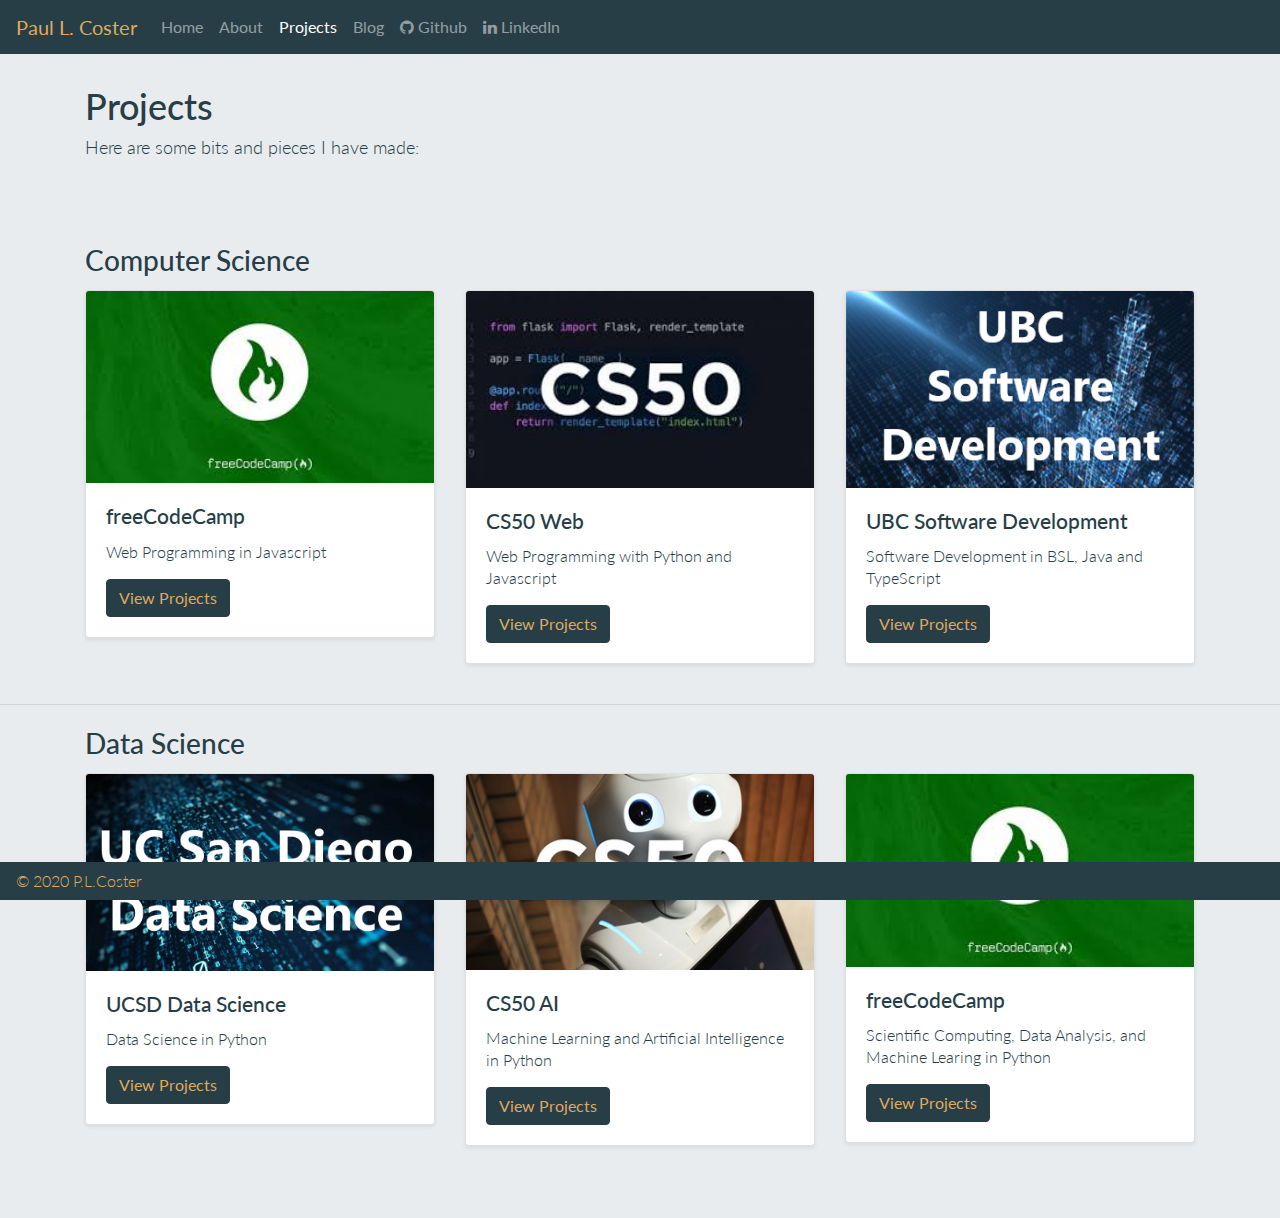
<file: projects.html>
<!DOCTYPE html>
<html lang="en">
    <head>
      <meta charset="utf-8">
      <meta name="viewport" content="width=device-width, initial-scale=1, shrink-to-fit=no">
      <!--Bootstrap, StyleSheets and Fonts -->
      <link href="https://fonts.googleapis.com/css?family=Lato:100,300,400&display=swap" rel="stylesheet">
      <link rel="stylesheet" href="https://cdnjs.cloudflare.com/ajax/libs/font-awesome/4.7.0/css/font-awesome.min.css">
      <link rel="stylesheet" href="https://stackpath.bootstrapcdn.com/bootstrap/4.3.1/css/bootstrap.min.css" integrity="sha384-ggOyR0iXCbMQv3Xipma34MD+dH/1fQ784/j6cY/iJTQUOhcWr7x9JvoRxT2MZw1T" crossorigin="anonymous">
      <link rel="stylesheet" href="main.css">
      <!-- Favicons -->
      <link rel="apple-touch-icon" sizes="180x180" href="assets/favicons/apple-touch-icon.png">
      <link rel="icon" type="image/png" sizes="32x32" href="assets/favicons/favicon-32x32.png">
      <link rel="icon" type="image/png" sizes="16x16" href="assets/favicons/favicon-16x16.png">
      <link rel="manifest" href="assets/favicons/site.webmanifest">
      <!-- Page Title -->
      <title>PLCoster's Projects</title>
    </head>
    <body>
      <header>
        <nav class="navbar navbar-expand-md navbar-dark fixed-top" id="navbar">
          <a class="navbar-brand" id="logo" href="index.html">Paul L. Coster </a>
          <!--Navbar buttons-->
          <button class="navbar-toggler" type="button" data-toggle="collapse" data-target="#navbarSupportedContent" aria-controls="navbarSupportedContent" aria-expanded="false" aria-label="Toggle navigation">
          <span class="navbar-toggler-icon"></span>
          </button>

          <div class="collapse navbar-collapse" id="navbarSupportedContent">
            <ul class="navbar-nav mr-auto">
              <li class="nav-item">
                <a class="nav-link" href="index.html">Home <span class="sr-only">(current)</span></a>
              </li>
              <li class="nav-item">
                <a class="nav-link" href="about.html">About</a>
              </li>
              <li class="nav-item active">
                <a class="nav-link" href="projects.html">Projects</a>
              </li>
              <li class="nav-item">
                <a class="nav-link" href="blog.html">Blog</a>
              </li>
              <li class="nav-item">
                <a class="nav-link" href="https://github.com/PLCoster"><i class="fa fa-github"></i> Github</a>
              </li>
              <li class="nav-item" id="test">
                <a class="nav-link" href="https://uk.linkedin.com/in/paul-coster-a29b3948"><i class="fa fa-linkedin"> </i> LinkedIn</a>
              </li>
            </ul>
          </div>
        </nav>
      </header>

      <!--Main Page Content-->

      <main role="main">

        <section class="jumbotron text-left ">
          <div class="container">
            <h1>Projects</h1>
            <p class="lead">Here are some bits and pieces I have made:</p>
            </p>
          </div>
        </section>

        <div class="album py-5">
          <!-- Computer Science Projects -->
          <div class="container">
            <h2>Computer Science</h2>
            <div class="row">
              <!-- <div class="col-md-4 col-sm-6 col-xs-12">
                <div class="card mb-4 shadow-sm">
                  <img src="assets/Projects/CS50X.png" class="card-img-top" alt="CS50X Logo">
                  <div class="card-body">
                    <h3 class="card-title">CS50X</h3>
                    <p class="card-text">Projects from Harvard CS50X</p>

                    <div class="d-flex justify-content-between align-items-center">
                      <div class="btn-group">
                        <a href="about.html" class="btn btn-primary">About</a>
                      </div>
                    </div>
                    !
                  </div>
                </div>
              </div> -->

              <div class="col-md-4 col-sm-6 col-xs-12">
                <div class="card mb-4 shadow-sm">
                  <img src="assets/Projects/FCC.png" class="card-img-top" alt="Free Code Camp Logo">
                  <div class="card-body">
                    <h3 class="card-title">freeCodeCamp</h3>
                    <p class="card-text">Web Programming in Javascript</p>
                    <div class="d-flex justify-content-between align-items-center">
                      <div class="btn-group">
                        <a href="fcc_projects.html#javascript" class="btn btn-primary">View Projects</a>
                      </div>
                    </div>
                  </div>
                </div>
              </div>

              <div class="col-md-4 col-sm-6 col-xs-12">
                <div class="card mb-4 shadow-sm">
                  <img src="assets/Projects/CS50W.png" class="card-img-top" alt="CS0Web Logo">
                  <div class="card-body">
                    <h3 class="card-title">CS50 Web</h3>
                    <p class="card-text">Web Programming with Python and Javascript</p>
                    <div class="d-flex justify-content-between align-items-center">
                      <div class="btn-group">
                        <a href="cs50web_projects.html" class="btn btn-primary">View Projects</a>
                      </div>
                    </div>
                  </div>
                </div>
              </div>

              <div class="col-md-4 col-sm-6 col-xs-12">
                <div class="card mb-4 shadow-sm">
                  <img src="assets/Projects/UBCSE.png" class="card-img-top" alt="UBC Software Development Logo">
                  <div class="card-body">
                    <h3 class="card-title">UBC Software Development</h3>
                    <p class="card-text">Software Development in BSL, Java and TypeScript</p>
                    <div class="d-flex justify-content-between align-items-center">
                      <div class="btn-group">
                        <a href="ubc_sd_projects.html" class="btn btn-primary">View Projects</a>
                      </div>
                    </div>
                  </div>
                </div>
              </div>
            </div>
          </div>

          <hr>

          <!-- Data Science Projects -->
          <div class="container">
            <h2>Data Science</h2>
            <div class="row">

              <div class="col-md-4 col-sm-6 col-xs-12">
                <div class="card mb-4 shadow-sm">
                  <img src="assets/Projects/UCSDDS.png" class="card-img-top" alt="UCSDDS Logo">
                  <div class="card-body">
                    <h3 class="card-title">UCSD Data Science</h3>
                    <p class="card-text">Data Science in Python</p>
                    <div class="d-flex justify-content-between align-items-center">
                      <div class="btn-group">
                        <a href="ucsd_ds_projects.html" class="btn btn-primary">View Projects</a>
                      </div>
                    </div>
                  </div>
                </div>
              </div>

              <div class="col-md-4 col-sm-6 col-xs-12">
                <div class="card mb-4 shadow-sm">
                  <img src="assets/Projects/CS50AI.png" class="card-img-top" alt="CS50AI Logo">
                  <div class="card-body">
                    <h3 class="card-title">CS50 AI</h3>
                    <p class="card-text">Machine Learning and Artificial Intelligence in Python</p>
                    <div class="d-flex justify-content-between align-items-center">
                      <div class="btn-group">
                        <a href="cs50ai_projects.html" class="btn btn-primary">View Projects</a>
                      </div>
                    </div>
                  </div>
                </div>
              </div>

              <div class="col-md-4 col-sm-6 col-xs-12">
                <div class="card mb-4 shadow-sm">
                  <img src="assets/Projects/FCC.png" class="card-img-top" alt="Free Code Camp Logo">
                  <div class="card-body">
                    <h3 class="card-title">freeCodeCamp</h3>
                    <p class="card-text">Scientific Computing, Data Analysis, and Machine Learing in Python </p>
                    <div class="d-flex justify-content-between align-items-center">
                      <div class="btn-group">
                        <a href="fcc_projects.html#python" class="btn btn-primary">View Projects</a>
                      </div>
                    </div>
                  </div>
                </div>
              </div>

            </div>

          </div>
        </div>

      </main>

      <!--Footer-->

      <footer class="navbar fixed-bottom" id="footer">
          <span class="footer_text">&copy; 2020 P.L.Coster</span>
      </footer>

    <!-- Optional Bootstrap JavaScript -->
    <!-- jQuery first, then Popper.js, then Bootstrap JS -->
    <script src="https://code.jquery.com/jquery-3.3.1.slim.min.js" integrity="sha384-q8i/X+965DzO0rT7abK41JStQIAqVgRVzpbzo5smXKp4YfRvH+8abtTE1Pi6jizo" crossorigin="anonymous"></script>
    <script src="https://cdnjs.cloudflare.com/ajax/libs/popper.js/1.14.7/umd/popper.min.js" integrity="sha384-UO2eT0CpHqdSJQ6hJty5KVphtPhzWj9WO1clHTMGa3JDZwrnQq4sF86dIHNDz0W1" crossorigin="anonymous"></script>
    <script src="https://stackpath.bootstrapcdn.com/bootstrap/4.3.1/js/bootstrap.min.js" integrity="sha384-JjSmVgyd0p3pXB1rRibZUAYoIIy6OrQ6VrjIEaFf/nJGzIxFDsf4x0xIM+B07jRM" crossorigin="anonymous"></script>
    </body>
</html>
</file>
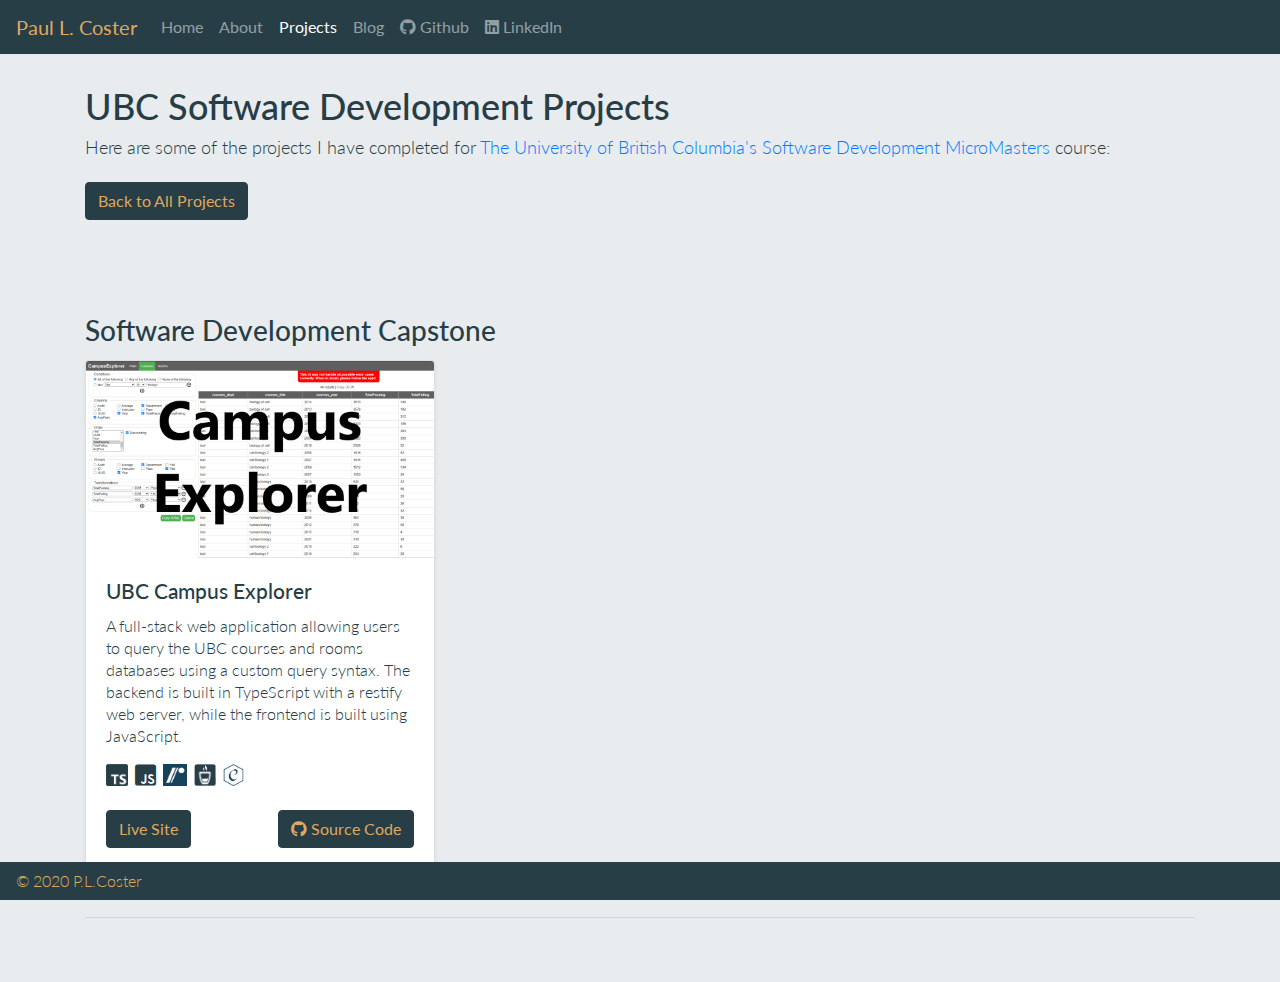
<file: ubc_sd_projects.html>
<!DOCTYPE html>
<html lang="en">
  <head>
    <meta charset="utf-8" />
    <meta
      name="viewport"
      content="width=device-width, initial-scale=1, shrink-to-fit=no"
    />
    <!--Bootstrap, StyleSheets and Fonts -->
    <link
      href="https://fonts.googleapis.com/css?family=Lato:100,300,400&display=swap"
      rel="stylesheet"
    />
    <link
      rel="stylesheet"
      href="https://use.fontawesome.com/releases/v5.8.0/css/all.css"
    />
    <link
      rel="stylesheet"
      href="https://stackpath.bootstrapcdn.com/bootstrap/4.3.1/css/bootstrap.min.css"
      integrity="sha384-ggOyR0iXCbMQv3Xipma34MD+dH/1fQ784/j6cY/iJTQUOhcWr7x9JvoRxT2MZw1T"
      crossorigin="anonymous"
    />
    <link rel="stylesheet" href="main.css" />
    <!-- Favicons -->
    <link
      rel="apple-touch-icon"
      sizes="180x180"
      href="assets/favicons/apple-touch-icon.png"
    />
    <link
      rel="icon"
      type="image/png"
      sizes="32x32"
      href="assets/favicons/favicon-32x32.png"
    />
    <link
      rel="icon"
      type="image/png"
      sizes="16x16"
      href="assets/favicons/favicon-16x16.png"
    />
    <link rel="manifest" href="assets/favicons/site.webmanifest" />
    <!-- Page Title -->
    <title>PLCoster's UBC Software Development Projects</title>
  </head>
  <body>
    <header>
      <nav class="navbar navbar-expand-md navbar-dark fixed-top" id="navbar">
        <a class="navbar-brand" id="logo" href="index.html">Paul L. Coster </a>
        <!--Navbar buttons-->
        <button
          class="navbar-toggler"
          type="button"
          data-toggle="collapse"
          data-target="#navbarSupportedContent"
          aria-controls="navbarSupportedContent"
          aria-expanded="false"
          aria-label="Toggle navigation"
        >
          <span class="navbar-toggler-icon"></span>
        </button>

        <div class="collapse navbar-collapse" id="navbarSupportedContent">
          <ul class="navbar-nav mr-auto">
            <li class="nav-item">
              <a class="nav-link" href="index.html"
                >Home <span class="sr-only">(current)</span></a
              >
            </li>
            <li class="nav-item">
              <a class="nav-link" href="about.html">About</a>
            </li>
            <li class="nav-item active">
              <a class="nav-link" href="projects.html">Projects</a>
            </li>
            <li class="nav-item">
              <a class="nav-link" href="blog.html">Blog</a>
            </li>
            <li class="nav-item">
              <a class="nav-link" href="https://github.com/PLCoster"
                ><i class="fab fa-github"></i> Github</a
              >
            </li>
            <li class="nav-item">
              <a
                class="nav-link"
                href="https://uk.linkedin.com/in/paul-coster-a29b3948"
                ><i class="fab fa-linkedin"> </i> LinkedIn</a
              >
            </li>
          </ul>
        </div>
      </nav>
    </header>

    <!--Main Page Content-->

    <main role="main">
      <section class="jumbotron text-left">
        <div class="container">
          <h1>UBC Software Development Projects</h1>
          <p class="lead">
            Here are some of the projects I have completed for
            <a href="https://www.edx.org/micromasters/ubcx-software-development"
              >The University of British Columbia's Software Development
              MicroMasters</a
            >
            course:
          </p>
          <p>
            <a href="projects.html" class="btn btn-primary my-2"
              >Back to All Projects</a
            >
          </p>
        </div>
      </section>

      <div class="album py-5">
        <!-- UBC Software Development Courses  -->
        <div class="container">
          <h2>Software Development Capstone</h2>
          <div class="row">
            <div class="col-lg-4 col-md-6 col-sm-12 col-xs-12">
              <div class="card mb-4 shadow-sm">
                <img
                  src="assets/Projects/ubc_sd/campus_explorer.png"
                  class="card-img-top"
                  alt="Black text of 'Campus Explorer' on a background of the project web UI"
                />
                <div class="card-body">
                  <h3 class="card-title">UBC Campus Explorer</h3>
                  <p class="card-text">
                    A full-stack web application allowing users to query the UBC
                    courses and rooms databases using a custom query syntax. The
                    backend is built in TypeScript with a restify web server,
                    while the frontend is built using JavaScript.
                  </p>
                  <p class="tech-icons">
                    <img
                      src="assets/Icons/typescript.png"
                      title="TypeScript"
                      alt="TypeScript Logo"
                    />
                    <i class="fab fa-js-square" title="JavaScript"></i>
                    <img
                      src="assets/Icons/restify.png"
                      title="restify"
                      alt="restify.js Logo"
                    />
                    <img
                      src="assets/Icons/mocha.png"
                      title="mocha.js"
                      alt="mocha.js Logo"
                    />
                    <img
                      src="assets/Icons/chai.png"
                      title="chai.js"
                      alt="chai.js Logo"
                    />
                  </p>
                  <div
                    class="d-flex justify-content-between align-items-center"
                  >
                    <div class="btn-group">
                      <a
                        href="https://ubc-campus-explorer.fly.dev/"
                        class="btn btn-primary my-2"
                        >Live Site</a
                      >
                    </div>
                    <div class="btn-group">
                      <a
                        href="https://github.com/PLCoster/ubc_softdev_capstone"
                        class="btn btn-primary my-2"
                        ><i class="fab fa-github"></i> Source Code
                      </a>
                    </div>
                  </div>
                </div>
              </div>
            </div>
          </div>
          <hr />
        </div>
      </div>
    </main>

    <!--Footer-->

    <footer class="navbar fixed-bottom" id="footer">
      <span class="footer_text">&copy; 2020 P.L.Coster</span>
    </footer>

    <!-- Optional Bootstrap JavaScript -->
    <!-- jQuery first, then Popper.js, then Bootstrap JS -->
    <script
      src="https://code.jquery.com/jquery-3.3.1.slim.min.js"
      integrity="sha384-q8i/X+965DzO0rT7abK41JStQIAqVgRVzpbzo5smXKp4YfRvH+8abtTE1Pi6jizo"
      crossorigin="anonymous"
    ></script>
    <script
      src="https://cdnjs.cloudflare.com/ajax/libs/popper.js/1.14.7/umd/popper.min.js"
      integrity="sha384-UO2eT0CpHqdSJQ6hJty5KVphtPhzWj9WO1clHTMGa3JDZwrnQq4sF86dIHNDz0W1"
      crossorigin="anonymous"
    ></script>
    <script
      src="https://stackpath.bootstrapcdn.com/bootstrap/4.3.1/js/bootstrap.min.js"
      integrity="sha384-JjSmVgyd0p3pXB1rRibZUAYoIIy6OrQ6VrjIEaFf/nJGzIxFDsf4x0xIM+B07jRM"
      crossorigin="anonymous"
    ></script>
  </body>
</html>
</file>
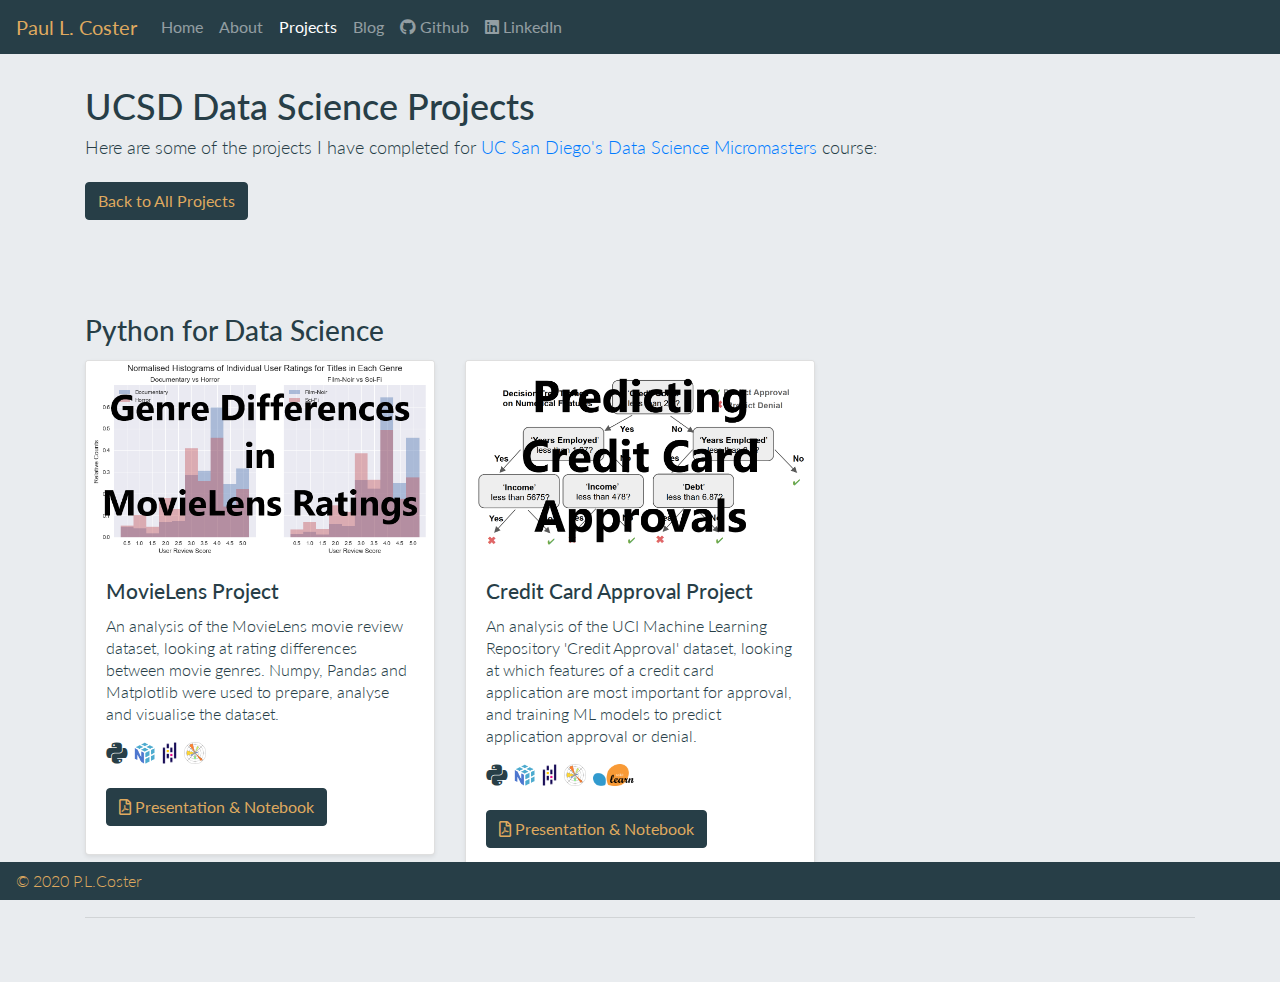
<file: ucsd_ds_projects.html>
<!DOCTYPE html>
<html lang="en">
  <head>
    <meta charset="utf-8" />
    <meta
      name="viewport"
      content="width=device-width, initial-scale=1, shrink-to-fit=no"
    />
    <!--Bootstrap, StyleSheets and Fonts -->
    <link
      href="https://fonts.googleapis.com/css?family=Lato:100,300,400&display=swap"
      rel="stylesheet"
    />
    <link
      rel="stylesheet"
      href="https://use.fontawesome.com/releases/v5.8.0/css/all.css"
    />
    <link
      rel="stylesheet"
      href="https://stackpath.bootstrapcdn.com/bootstrap/4.3.1/css/bootstrap.min.css"
      integrity="sha384-ggOyR0iXCbMQv3Xipma34MD+dH/1fQ784/j6cY/iJTQUOhcWr7x9JvoRxT2MZw1T"
      crossorigin="anonymous"
    />
    <link rel="stylesheet" href="main.css" />
    <!-- Favicons -->
    <link
      rel="apple-touch-icon"
      sizes="180x180"
      href="assets/favicons/apple-touch-icon.png"
    />
    <link
      rel="icon"
      type="image/png"
      sizes="32x32"
      href="assets/favicons/favicon-32x32.png"
    />
    <link
      rel="icon"
      type="image/png"
      sizes="16x16"
      href="assets/favicons/favicon-16x16.png"
    />
    <link rel="manifest" href="assets/favicons/site.webmanifest" />
    <!-- Page Title -->
    <title>PLCoster's UCSD Data Science Projects</title>
  </head>
  <body>
    <header>
      <nav class="navbar navbar-expand-md navbar-dark fixed-top" id="navbar">
        <a class="navbar-brand" id="logo" href="index.html">Paul L. Coster </a>
        <!--Navbar buttons-->
        <button
          class="navbar-toggler"
          type="button"
          data-toggle="collapse"
          data-target="#navbarSupportedContent"
          aria-controls="navbarSupportedContent"
          aria-expanded="false"
          aria-label="Toggle navigation"
        >
          <span class="navbar-toggler-icon"></span>
        </button>

        <div class="collapse navbar-collapse" id="navbarSupportedContent">
          <ul class="navbar-nav mr-auto">
            <li class="nav-item">
              <a class="nav-link" href="index.html"
                >Home <span class="sr-only">(current)</span></a
              >
            </li>
            <li class="nav-item">
              <a class="nav-link" href="about.html">About</a>
            </li>
            <li class="nav-item active">
              <a class="nav-link" href="projects.html">Projects</a>
            </li>
            <li class="nav-item">
              <a class="nav-link" href="blog.html">Blog</a>
            </li>
            <li class="nav-item">
              <a class="nav-link" href="https://github.com/PLCoster"
                ><i class="fab fa-github"></i> Github</a
              >
            </li>
            <li class="nav-item" id="test">
              <a
                class="nav-link"
                href="https://uk.linkedin.com/in/paul-coster-a29b3948"
                ><i class="fab fa-linkedin"> </i> LinkedIn</a
              >
            </li>
          </ul>
        </div>
      </nav>
    </header>

    <!--Main Page Content-->

    <main role="main">
      <section class="jumbotron text-left">
        <div class="container">
          <h1>UCSD Data Science Projects</h1>
          <p class="lead">
            Here are some of the projects I have completed for
            <a
              href="https://www.edx.org/micromasters/uc-san-diegox-data-science"
              >UC San Diego's Data Science Micromasters</a
            >
            course:
          </p>
          <p>
            <a href="projects.html" class="btn btn-primary my-2"
              >Back to All Projects</a
            >
          </p>
        </div>
      </section>

      <div class="album py-5">
        <!-- CS50 AI Projects  -->
        <div class="container">
          <h2>Python for Data Science</h2>
          <div class="row">
            <div class="col-lg-4 col-md-6 col-sm-12 col-xs-12">
              <div class="card mb-4 shadow-sm">
                <img
                  src="assets/Projects/ucsd_ds/movielens.png"
                  class="card-img-top"
                  alt="MovieLens Project Image"
                />
                <div class="card-body">
                  <h3 class="card-title">MovieLens Project</h3>
                  <p class="card-text">
                    An analysis of the MovieLens movie review dataset, looking
                    at rating differences between movie genres. Numpy, Pandas
                    and Matplotlib were used to prepare, analyse and visualise
                    the dataset.
                  </p>
                  <p class="tech-icons">
                    <i class="fab fa-python"></i>
                    <img src="assets/Icons/numpy.png" />
                    <img src="assets/Icons/pandas.png" />
                    <img src="assets/Icons/matplotlib.png" />
                  </p>
                  <div
                    class="d-flex justify-content-between align-items-center"
                  >
                    <div class="btn-group">
                      <a
                        href="assets/Projects/ucsd_ds/movielens.pdf"
                        class="btn btn-primary my-2"
                        ><i class="far fa-file-pdf"></i> Presentation & Notebook
                      </a>
                    </div>
                  </div>
                </div>
              </div>
            </div>

            <div class="col-lg-4 col-md-6 col-sm-12 col-xs-12">
              <div class="card mb-4 shadow-sm">
                <img
                  src="assets/Projects/ucsd_ds/credit.png"
                  class="card-img-top"
                  alt="MovieLens Project Image"
                />
                <div class="card-body">
                  <h3 class="card-title">Credit Card Approval Project</h3>
                  <p class="card-text">
                    An analysis of the UCI Machine Learning Repository 'Credit
                    Approval' dataset, looking at which features of a credit
                    card application are most important for approval, and
                    training ML models to predict application approval or
                    denial.
                  </p>
                  <p class="tech-icons">
                    <i class="fab fa-python"></i>
                    <img src="assets/Icons/numpy.png" />
                    <img src="assets/Icons/pandas.png" />
                    <img src="assets/Icons/matplotlib.png" />
                    <img src="assets/Icons/scikit-learn.png" />
                  </p>
                  <div
                    class="d-flex justify-content-between align-items-center"
                  >
                    <div class="btn-group">
                      <a
                        href="assets/Projects/ucsd_ds/credit.pdf"
                        class="btn btn-primary my-2"
                        ><i class="far fa-file-pdf"></i> Presentation & Notebook
                      </a>
                    </div>
                  </div>
                </div>
              </div>
            </div>
          </div>
          <hr />
        </div>
      </div>
    </main>

    <!--Footer-->

    <footer class="navbar fixed-bottom" id="footer">
      <span class="footer_text">&copy; 2020 P.L.Coster</span>
    </footer>

    <!-- Optional Bootstrap JavaScript -->
    <!-- jQuery first, then Popper.js, then Bootstrap JS -->
    <script
      src="https://code.jquery.com/jquery-3.3.1.slim.min.js"
      integrity="sha384-q8i/X+965DzO0rT7abK41JStQIAqVgRVzpbzo5smXKp4YfRvH+8abtTE1Pi6jizo"
      crossorigin="anonymous"
    ></script>
    <script
      src="https://cdnjs.cloudflare.com/ajax/libs/popper.js/1.14.7/umd/popper.min.js"
      integrity="sha384-UO2eT0CpHqdSJQ6hJty5KVphtPhzWj9WO1clHTMGa3JDZwrnQq4sF86dIHNDz0W1"
      crossorigin="anonymous"
    ></script>
    <script
      src="https://stackpath.bootstrapcdn.com/bootstrap/4.3.1/js/bootstrap.min.js"
      integrity="sha384-JjSmVgyd0p3pXB1rRibZUAYoIIy6OrQ6VrjIEaFf/nJGzIxFDsf4x0xIM+B07jRM"
      crossorigin="anonymous"
    ></script>
  </body>
</html>
</file>
<file: main.css>
/* Custom CSS Styles to override Bootstrap */
/* 273E47
  BD632F
  D8973C
  EDE6D1
  A4243B

  light bg
  #E9ECEF


/*
  ========================================
  SASS Variables
  ========================================
*/
/*
  ========================================
  Custom styles
  ========================================
*/
body {
  background-color: #e9ecef;
  color: #273e47;
  font: 300 16px/22px "Lato", "Open Sans", "Helvetica Neue", Helvetica, Arial, sans-serif;
}

h1,
h2,
h3,
h4 {
  color: #273e47;
}

h1 {
  font-size: 36px;
  line-height: 44px;
}

h2 {
  font-size: 28px;
  line-height: 44px;
}

h3 {
  font-size: 21px;
}

h4 {
  font-size: 18px;
}

strong {
  font-weight: 400;
}

cite,
em {
  font-style: italic;
}

.text-muted {
  color: #273e47;
}

/*
==========================
NAVBAR
==========================
*/
#navbar {
  font-weight: 400;
  background-color: #273e47;
}

#logo {
  color: #dfa95f;
}

#logo:hover {
  color: #ede6d1;
}

/*
==========================
JUMBOTRON
==========================
*/
.jumbotron {
  padding-bottom: 0;
  margin-top: 20px;
}
.jumbotron .lead {
  font-size: 18px;
}

.cat-img {
  display: block;
  max-width: 720px;
  width: 100%;
  border-radius: 20px;
  margin: auto;
  margin-bottom: 20px;
  border: 1px gray solid;
}

/*
==========================
FOOTER
==========================
*/
#footer {
  color: #dfa95f;
  background-color: #273e47;
}

/*
===========================
CONTAINER
===========================
*/
.container .cat-info {
  margin-bottom: 40px;
}

/*
===========================
BUTTONS
===========================
*/
.btn-primary, .btn-primary:hover {
  color: #dfa95f;
  background-color: #273e47;
  border-color: #273e47;
}

.btn-primary:hover {
  color: #ede6d1;
}

.new-nick {
  margin-bottom: 20px;
}

/*
==========================
TABLES
==========================
*/
table.table {
  margin-bottom: 5px;
}

th,
td {
  font-size: 12px;
  line-height: 12px;
}

/*
==========================
BLOG
==========================
*/
.blog-main {
  margin-top: 100px;
  margin-bottom: 100px;
}

/* Inherit from cat img */
.blog-post img.blog-img.center {
  display: block;
  max-height: 300px;
  max-width: 100%;
  margin: auto;
  border: 1px gray solid;
}

img.blog-img + p,
table + p {
  font-size: 12px;
  font-weight: 700;
  text-align: center;
}

/*
==========================
PROJECTS
==========================
*/
p.tech-icons {
  padding: 0;
  margin: 0;
  margin-bottom: 10px;
  font-size: 24px;
}

.tech-icons img {
  display: inline-block;
  max-height: 28px;
  padding-bottom: 6px;
}

.tech-icons img.larger {
  max-height: 30px;
}

/*
=============================
RESPONSIVE
=============================
*/
@media print {
  .nickname-gen {
    display: none;
  }
}
@media only screen and (max-width: 400px) {
  .blog-post img.blog-img.center {
    max-width: 90vw;
    min-width: 300px;
  }
}

/*# sourceMappingURL=main.css.map */
</file>
